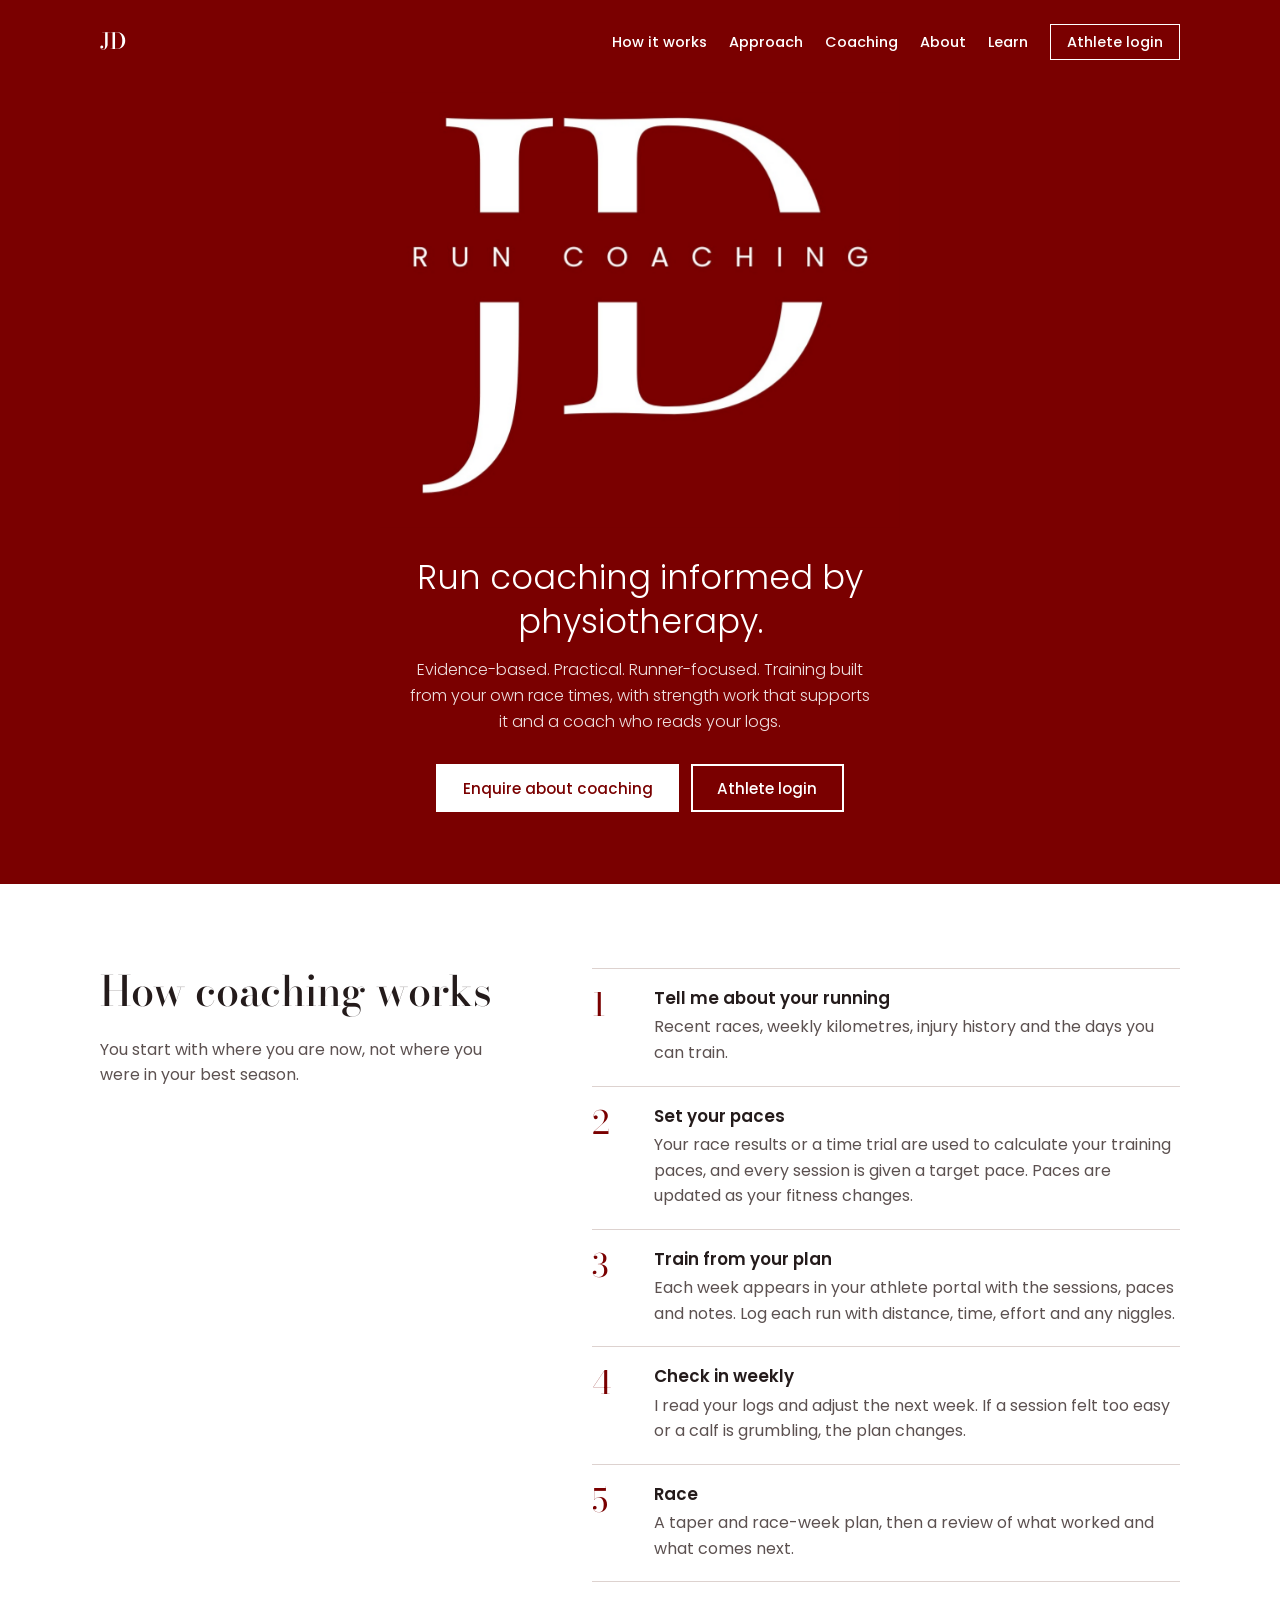
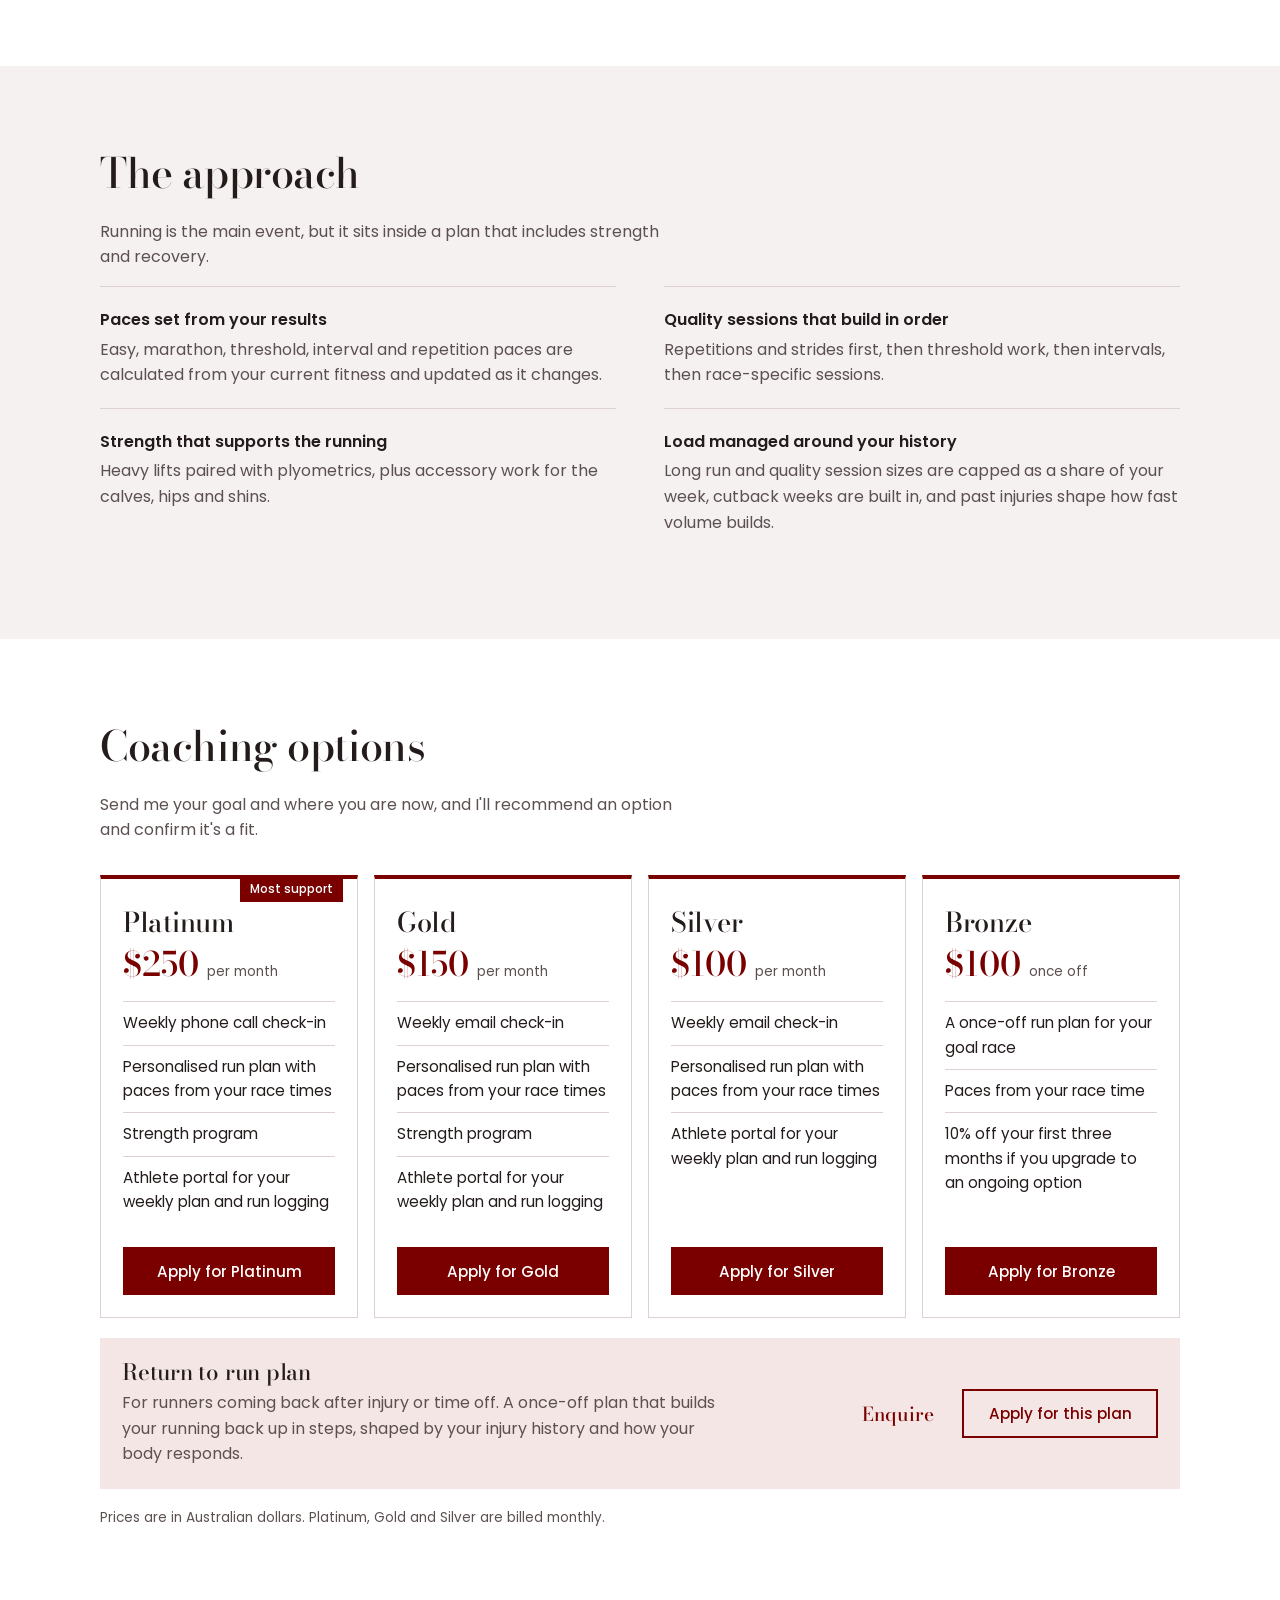
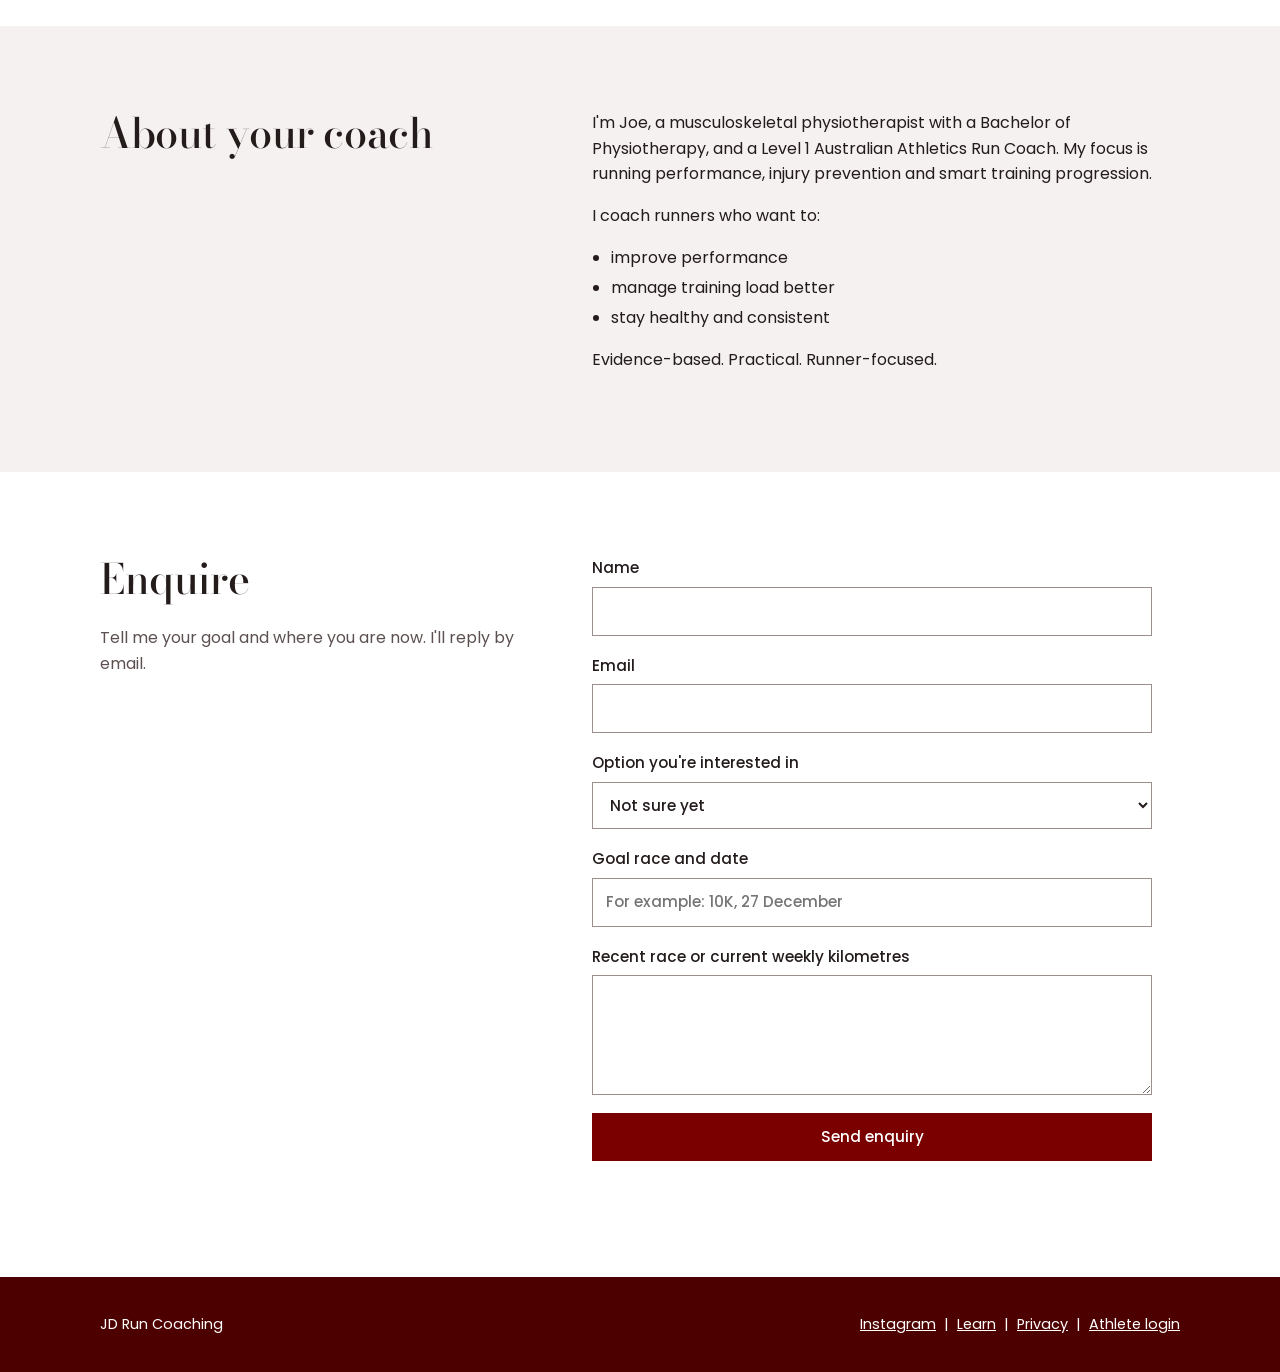
<file: index.html>
<!doctype html>
<html lang="en-AU">
<head>
<meta charset="utf-8">
<meta name="viewport" content="width=device-width, initial-scale=1">
<title>JD Run Coaching</title>
<meta name="description" content="Run coaching informed by physiotherapy. Evidence-based, practical and runner-focused, from a musculoskeletal physiotherapist and Level 1 Australian Athletics Run Coach.">
<link rel="icon" href="assets/favicon.svg" type="image/svg+xml">
<link rel="stylesheet" href="css/site.css">
</head>
<body>
<header class="nav on-maroon">
  <div class="wrap">
    <a class="brand" href="#top" aria-label="JD Run Coaching, home">JD</a>
    <nav aria-label="Main"><ul>
      <li><a href="#how">How it works</a></li>
      <li><a href="#approach">Approach</a></li>
      <li><a href="#coaching">Coaching</a></li>
      <li><a href="#about">About</a></li>
      <li><a href="learn/">Learn</a></li>
      <li><a class="login" href="portal/">Athlete login</a></li>
    </ul></nav>
  </div>
</header>

<main id="top">
<section class="hero on-maroon">
  <div class="wrap">
    <img class="logo-mark" src="assets/logo-mark.jpg" width="1240" height="1040" alt="JD Run Coaching">
    <h1>Run coaching informed by physiotherapy.</h1>
    <p class="lead">Evidence-based. Practical. Runner-focused. Training built from your own race times, with strength work that supports it and a coach who reads your logs.</p>
    <div class="actions">
      <a class="btn" href="#enquire">Enquire about coaching</a>
      <a class="btn ghost" href="portal/">Athlete login</a>
    </div>
  </div>
</section>

<section class="block" id="how">
  <div class="wrap split">
    <div>
      <h2>How coaching works</h2>
      <p class="intro">You start with where you are now, not where you were in your best season.</p>
    </div>
    <ol class="steps">
      <li><h3>Tell me about your running</h3><p>Recent races, weekly kilometres, injury history and the days you can train.</p></li>
      <li><h3>Set your paces</h3><p>Your race results or a time trial are used to calculate your training paces, and every session is given a target pace. Paces are updated as your fitness changes.</p></li>
      <li><h3>Train from your plan</h3><p>Each week appears in your athlete portal with the sessions, paces and notes. Log each run with distance, time, effort and any niggles.</p></li>
      <li><h3>Check in weekly</h3><p>I read your logs and adjust the next week. If a session felt too easy or a calf is grumbling, the plan changes.</p></li>
      <li><h3>Race</h3><p>A taper and race-week plan, then a review of what worked and what comes next.</p></li>
    </ol>
  </div>
</section>

<section class="block alt" id="approach">
  <div class="wrap">
    <h2>The approach</h2>
    <p class="intro">Running is the main event, but it sits inside a plan that includes strength and recovery.</p>
    <dl class="facts">
      <div><dt>Paces set from your results</dt><dd>Easy, marathon, threshold, interval and repetition paces are calculated from your current fitness and updated as it changes.</dd></div>
      <div><dt>Quality sessions that build in order</dt><dd>Repetitions and strides first, then threshold work, then intervals, then race-specific sessions.</dd></div>
      <div><dt>Strength that supports the running</dt><dd>Heavy lifts paired with plyometrics, plus accessory work for the calves, hips and shins.</dd></div>
      <div><dt>Load managed around your history</dt><dd>Long run and quality session sizes are capped as a share of your week, cutback weeks are built in, and past injuries shape how fast volume builds.</dd></div>
    </dl>
  </div>
</section>

<section class="block" id="coaching">
  <div class="wrap">
    <h2>Coaching options</h2>
    <p class="intro">Send me your goal and where you are now, and I'll recommend an option and confirm it's a fit.</p>
    <div class="plans">
      <article class="plan">
        <span class="badge">Most support</span>
        <h3>Platinum</h3>
        <p class="price">$250 <small>per month</small></p>
        <ul>
          <li>Weekly phone call check-in</li>
          <li>Personalised run plan with paces from your race times</li>
          <li>Strength program</li>
          <li>Athlete portal for your weekly plan and run logging</li>
        </ul>
        <a class="btn" href="#enquire" data-plan="Platinum">Apply for Platinum</a>
      </article>
      <article class="plan">
        <h3>Gold</h3>
        <p class="price">$150 <small>per month</small></p>
        <ul>
          <li>Weekly email check-in</li>
          <li>Personalised run plan with paces from your race times</li>
          <li>Strength program</li>
          <li>Athlete portal for your weekly plan and run logging</li>
        </ul>
        <a class="btn" href="#enquire" data-plan="Gold">Apply for Gold</a>
      </article>
      <article class="plan">
        <h3>Silver</h3>
        <p class="price">$100 <small>per month</small></p>
        <ul>
          <li>Weekly email check-in</li>
          <li>Personalised run plan with paces from your race times</li>
          <li>Athlete portal for your weekly plan and run logging</li>
        </ul>
        <a class="btn" href="#enquire" data-plan="Silver">Apply for Silver</a>
      </article>
      <article class="plan">
        <h3>Bronze</h3>
        <p class="price">$100 <small>once off</small></p>
        <ul>
          <li>A once-off run plan for your goal race</li>
          <li>Paces from your race time</li>
          <li>10% off your first three months if you upgrade to an ongoing option</li>
        </ul>
        <a class="btn" href="#enquire" data-plan="Bronze">Apply for Bronze</a>
      </article>
    </div>
    <div class="addon">
      <div>
        <h3>Return to run plan</h3>
        <p>For runners coming back after injury or time off. A once-off plan that builds your running back up in steps, shaped by your injury history and how your body responds.</p>
      </div>
      <p class="price">Enquire</p>
      <a class="btn ghost" href="#enquire" data-plan="Return to run plan">Apply for this plan</a>
    </div>
    <p class="note">Prices are in Australian dollars. Platinum, Gold and Silver are billed monthly.</p>
  </div>
</section>

<section class="block alt about" id="about">
  <div class="wrap split">
    <div><h2>About your coach</h2></div>
    <div>
      <p>I'm Joe, a musculoskeletal physiotherapist with a Bachelor of Physiotherapy, and a Level 1 Australian Athletics Run Coach. My focus is running performance, injury prevention and smart training progression.</p>
      <p>I coach runners who want to:</p>
      <ul>
        <li>improve performance</li>
        <li>manage training load better</li>
        <li>stay healthy and consistent</li>
      </ul>
      <p>Evidence-based. Practical. Runner-focused.</p>
    </div>
  </div>
</section>

<section class="block" id="enquire">
  <div class="wrap split">
    <div>
      <h2>Enquire</h2>
      <p class="intro">Tell me your goal and where you are now. I'll reply by email.</p>
    </div>
    <form class="enquire" name="enquiry" method="POST" data-netlify="true" netlify-honeypot="bot-field" action="/thanks.html">
      <input type="hidden" name="form-name" value="enquiry">
      <p class="hp"><label>Leave this empty <input name="bot-field" tabindex="-1" autocomplete="off"></label></p>
      <label>Name <input name="name" required autocomplete="name"></label>
      <label>Email <input type="email" name="email" required autocomplete="email"></label>
      <label>Option you're interested in <select name="plan"><option value="">Not sure yet</option><option>Platinum</option><option>Gold</option><option>Silver</option><option>Bronze</option><option>Return to run plan</option></select></label>
      <label>Goal race and date <input name="goal" placeholder="For example: 10K, 27 December"></label>
      <label>Recent race or current weekly kilometres <textarea name="background"></textarea></label>
      <button class="btn" type="submit">Send enquiry</button>
    </form>
  </div>
</section>
</main>

<footer class="on-maroon">
  <div class="wrap">
    <span>JD Run Coaching</span>
    <span><a href="https://www.instagram.com/jdruncoaching" rel="noopener">Instagram</a> &nbsp;|&nbsp; <a href="learn/">Learn</a> &nbsp;|&nbsp; <a href="privacy.html">Privacy</a> &nbsp;|&nbsp; <a href="portal/">Athlete login</a></span>
  </div>
</footer>
<script src="js/config.js"></script>
<script src="js/enquiry.js"></script>
</body>
</html>
</file>
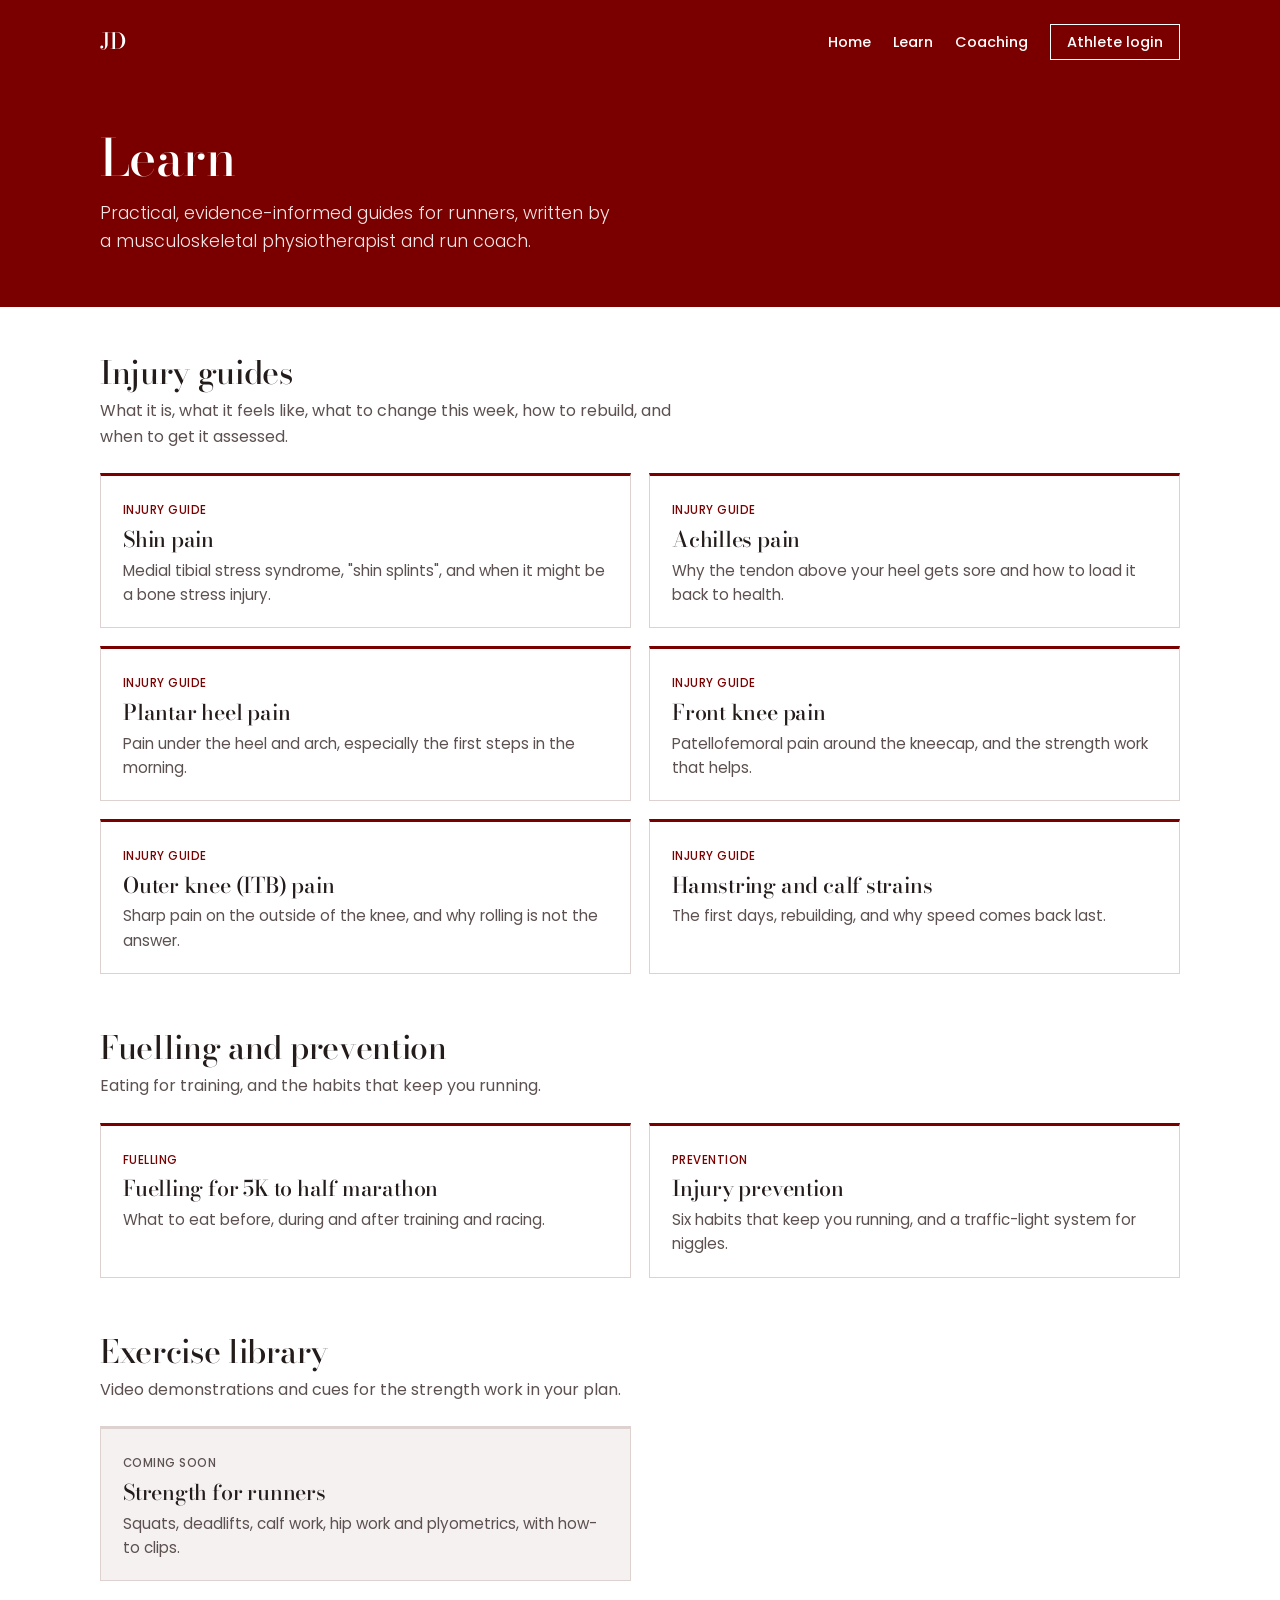
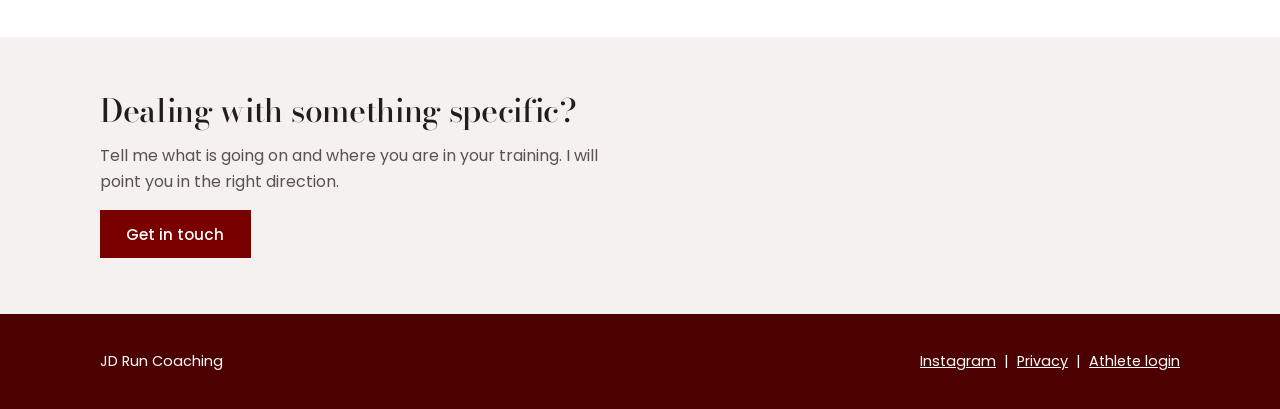
<file: learn/index.html>
<!doctype html>
<html lang="en-AU">
<head>
<meta charset="utf-8">
<meta name="viewport" content="width=device-width, initial-scale=1">
<title>Learn | JD Run Coaching</title>
<meta name="description" content="Practical guides on running injuries, fuelling and strength from a musculoskeletal physiotherapist.">
<link rel="icon" href="../assets/favicon.svg" type="image/svg+xml">
<link rel="stylesheet" href="../css/learn.css">
</head>
<body>
<header class="nav on-maroon">
  <div class="wrap">
    <a class="brand" href="../" aria-label="JD Run Coaching, home">JD</a>
    <nav aria-label="Main"><ul>
      <li><a href="../">Home</a></li>
      <li><a href="./">Learn</a></li>
      <li><a href="../#coaching">Coaching</a></li>
      <li><a class="login" href="../portal/">Athlete login</a></li>
    </ul></nav>
  </div>
</header>

<main>
<section class="l-head on-maroon"><div class="wrap">
  <h1>Learn</h1>
  <p class="lead">Practical, evidence-informed guides for runners, written by a musculoskeletal physiotherapist and run coach.</p>
</div></section>

<section class="hub-section"><div class="wrap">
  <h2>Injury guides</h2>
  <p class="intro">What it is, what it feels like, what to change this week, how to rebuild, and when to get it assessed.</p>
  <div class="cards">
    <a class="card" href="shin-pain.html"><span class="tag">Injury guide</span><h3>Shin pain</h3><p>Medial tibial stress syndrome, "shin splints", and when it might be a bone stress injury.</p></a>
    <a class="card" href="achilles-pain.html"><span class="tag">Injury guide</span><h3>Achilles pain</h3><p>Why the tendon above your heel gets sore and how to load it back to health.</p></a>
    <a class="card" href="plantar-heel-pain.html"><span class="tag">Injury guide</span><h3>Plantar heel pain</h3><p>Pain under the heel and arch, especially the first steps in the morning.</p></a>
    <a class="card" href="patellofemoral-pain.html"><span class="tag">Injury guide</span><h3>Front knee pain</h3><p>Patellofemoral pain around the kneecap, and the strength work that helps.</p></a>
    <a class="card" href="lateral-knee-pain.html"><span class="tag">Injury guide</span><h3>Outer knee (ITB) pain</h3><p>Sharp pain on the outside of the knee, and why rolling is not the answer.</p></a>
    <a class="card" href="muscle-strains.html"><span class="tag">Injury guide</span><h3>Hamstring and calf strains</h3><p>The first days, rebuilding, and why speed comes back last.</p></a>
  </div>
</div></section>

<section class="hub-section"><div class="wrap">
  <h2>Fuelling and prevention</h2>
  <p class="intro">Eating for training, and the habits that keep you running.</p>
  <div class="cards">
    <a class="card" href="fuelling-for-runners.html"><span class="tag">Fuelling</span><h3>Fuelling for 5K to half marathon</h3><p>What to eat before, during and after training and racing.</p></a>
    <a class="card" href="injury-prevention.html"><span class="tag">Prevention</span><h3>Injury prevention</h3><p>Six habits that keep you running, and a traffic-light system for niggles.</p></a>
  </div>
</div></section>

<section class="hub-section"><div class="wrap">
  <h2>Exercise library</h2>
  <p class="intro">Video demonstrations and cues for the strength work in your plan.</p>
  <div class="cards">
    <div class="card soon"><span class="tag">Coming soon</span><h3>Strength for runners</h3><p>Squats, deadlifts, calf work, hip work and plyometrics, with how-to clips.</p></div>
  </div>
</div></section>

<section class="cta"><div class="wrap">
  <h2>Dealing with something specific?</h2>
  <p>Tell me what is going on and where you are in your training. I will point you in the right direction.</p>
  <a class="btn" href="../#enquire">Get in touch</a>
</div></section>
</main>

<footer class="on-maroon">
  <div class="wrap">
    <span>JD Run Coaching</span>
    <span><a href="https://www.instagram.com/jdruncoaching" rel="noopener">Instagram</a> &nbsp;|&nbsp; <a href="../privacy.html">Privacy</a> &nbsp;|&nbsp; <a href="../portal/">Athlete login</a></span>
  </div>
</footer>
</body>
</html>
</file>
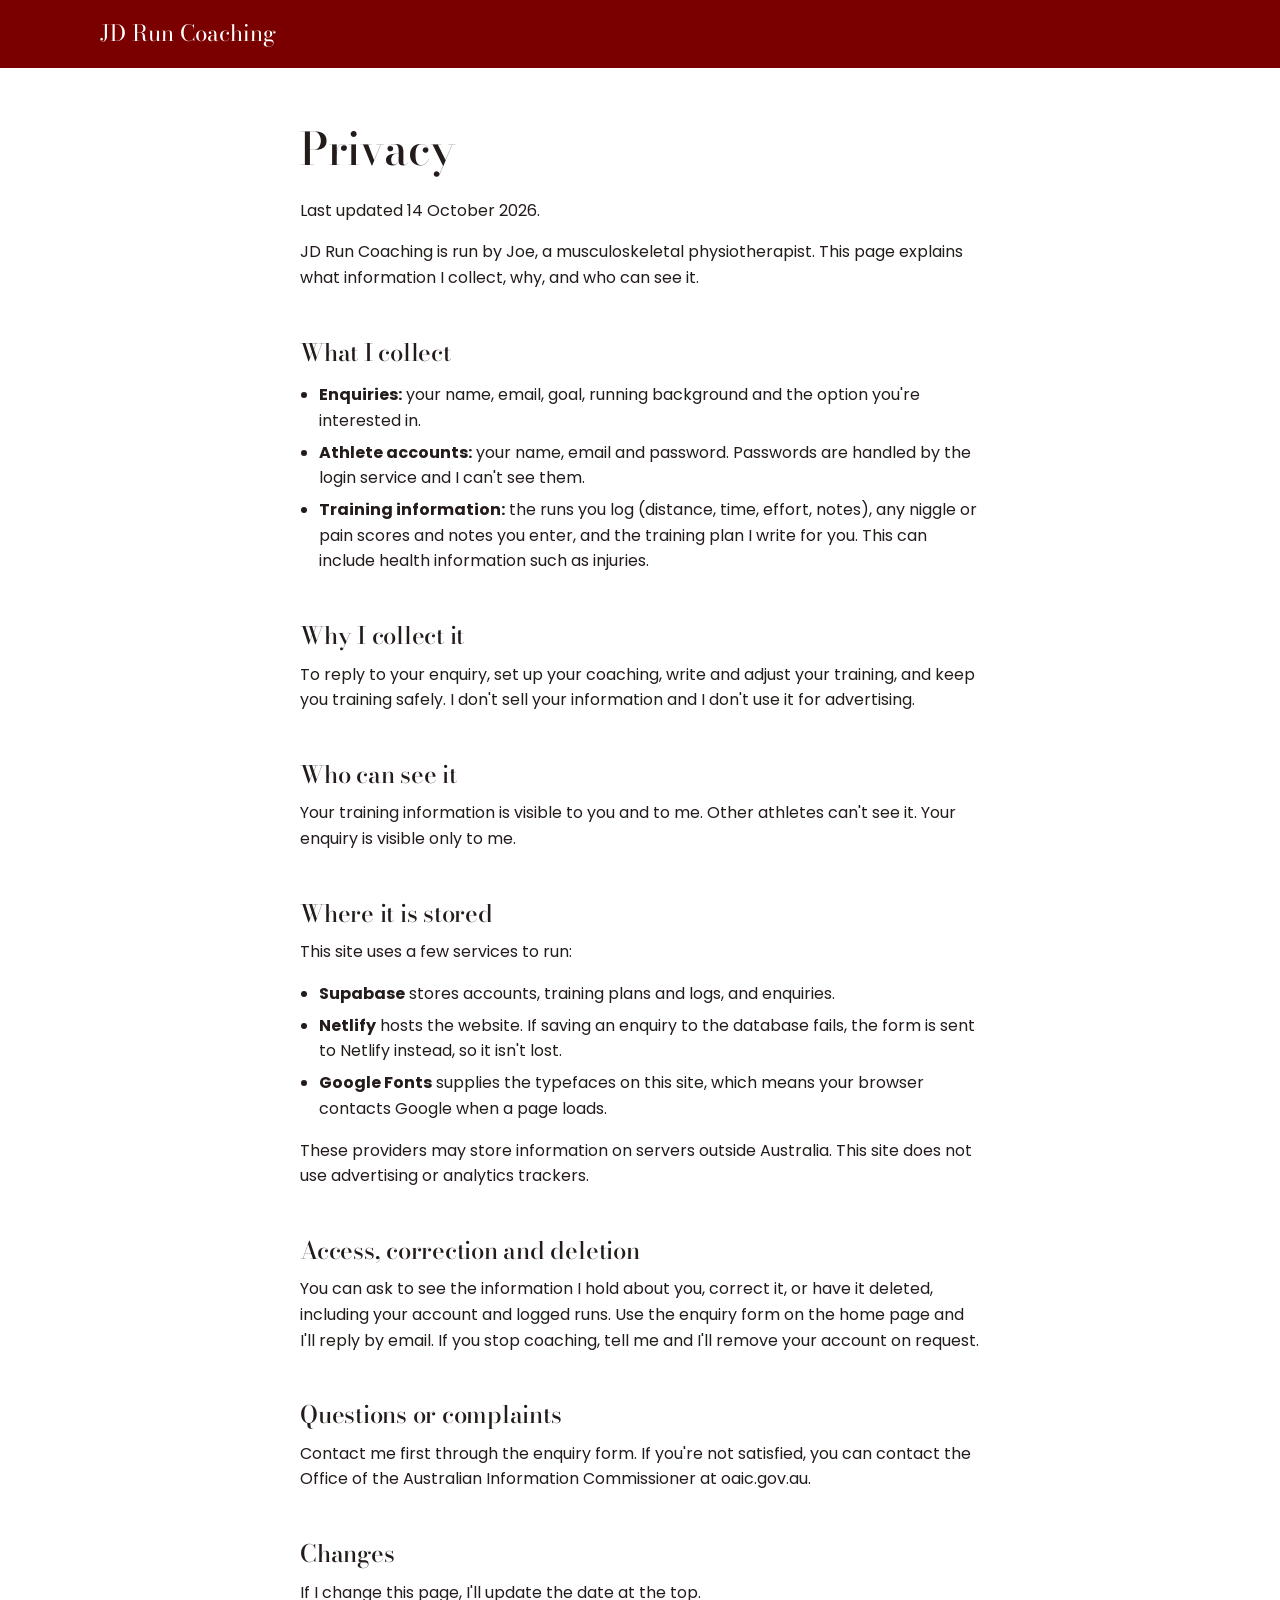
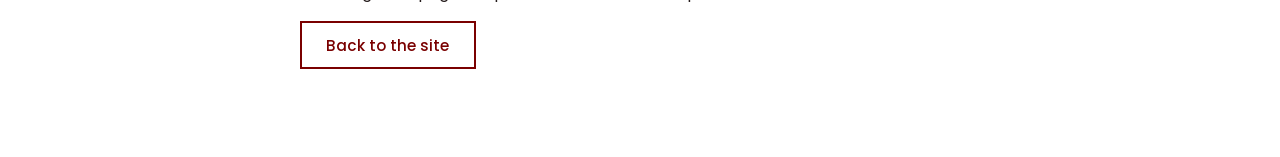
<file: privacy.html>
<!doctype html>
<html lang="en-AU">
<head>
<meta charset="utf-8">
<meta name="viewport" content="width=device-width, initial-scale=1">
<title>Privacy | JD Run Coaching</title>
<link rel="icon" href="assets/favicon.svg" type="image/svg+xml">
<link rel="stylesheet" href="css/site.css">
<style>
  .doc { padding: 56px 0 72px; max-width: 68ch; }
  .doc h1 { font-size: clamp(2rem, 5vw, 2.8rem); }
  .doc h2 { font-size: 1.5rem; margin-top: 2em; }
  .doc ul { padding-left: 1.2em; }
  .doc li { margin-bottom: .4em; }
  .bar { background: var(--maroon); }
  .bar .wrap { padding: 16px 0; }
  .bar a { color: #fff; text-decoration: none; font-family: var(--serif); font-size: 1.4rem; }
</style>
</head>
<body>
<header class="bar"><div class="wrap"><a href="/" aria-label="JD Run Coaching, home">JD Run Coaching</a></div></header>
<main class="wrap doc">
  <h1>Privacy</h1>
  <p>Last updated 14 October 2026.</p>
  <p>JD Run Coaching is run by Joe, a musculoskeletal physiotherapist. This page explains what information I collect, why, and who can see it.</p>

  <h2>What I collect</h2>
  <ul>
    <li><strong>Enquiries:</strong> your name, email, goal, running background and the option you're interested in.</li>
    <li><strong>Athlete accounts:</strong> your name, email and password. Passwords are handled by the login service and I can't see them.</li>
    <li><strong>Training information:</strong> the runs you log (distance, time, effort, notes), any niggle or pain scores and notes you enter, and the training plan I write for you. This can include health information such as injuries.</li>
  </ul>

  <h2>Why I collect it</h2>
  <p>To reply to your enquiry, set up your coaching, write and adjust your training, and keep you training safely. I don't sell your information and I don't use it for advertising.</p>

  <h2>Who can see it</h2>
  <p>Your training information is visible to you and to me. Other athletes can't see it. Your enquiry is visible only to me.</p>

  <h2>Where it is stored</h2>
  <p>This site uses a few services to run:</p>
  <ul>
    <li><strong>Supabase</strong> stores accounts, training plans and logs, and enquiries.</li>
    <li><strong>Netlify</strong> hosts the website. If saving an enquiry to the database fails, the form is sent to Netlify instead, so it isn't lost.</li>
    <li><strong>Google Fonts</strong> supplies the typefaces on this site, which means your browser contacts Google when a page loads.</li>
  </ul>
  <p>These providers may store information on servers outside Australia. This site does not use advertising or analytics trackers.</p>

  <h2>Access, correction and deletion</h2>
  <p>You can ask to see the information I hold about you, correct it, or have it deleted, including your account and logged runs. Use the enquiry form on the home page and I'll reply by email. If you stop coaching, tell me and I'll remove your account on request.</p>

  <h2>Questions or complaints</h2>
  <p>Contact me first through the enquiry form. If you're not satisfied, you can contact the Office of the Australian Information Commissioner at oaic.gov.au.</p>

  <h2>Changes</h2>
  <p>If I change this page, I'll update the date at the top.</p>
  <p><a class="btn ghost" href="/">Back to the site</a></p>
</main>
</body>
</html>
</file>
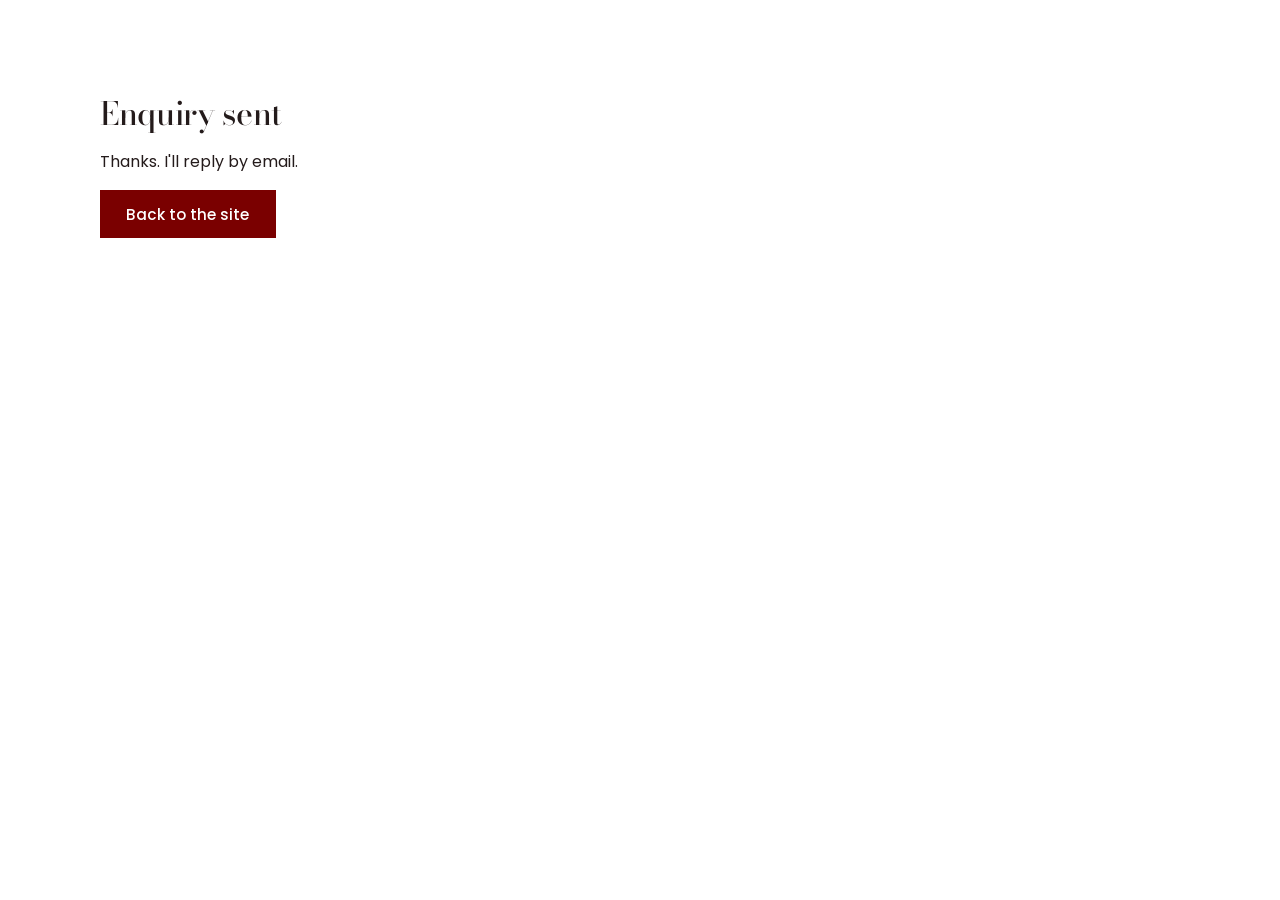
<file: thanks.html>
<!doctype html>
<html lang="en-AU"><head><meta charset="utf-8"><meta name="viewport" content="width=device-width, initial-scale=1">
<title>Enquiry sent</title><link rel="stylesheet" href="css/site.css"></head>
<body><main class="wrap" style="padding:96px 0"><h1>Enquiry sent</h1><p>Thanks. I'll reply by email.</p><p><a class="btn" href="/">Back to the site</a></p></main></body></html>
</file>
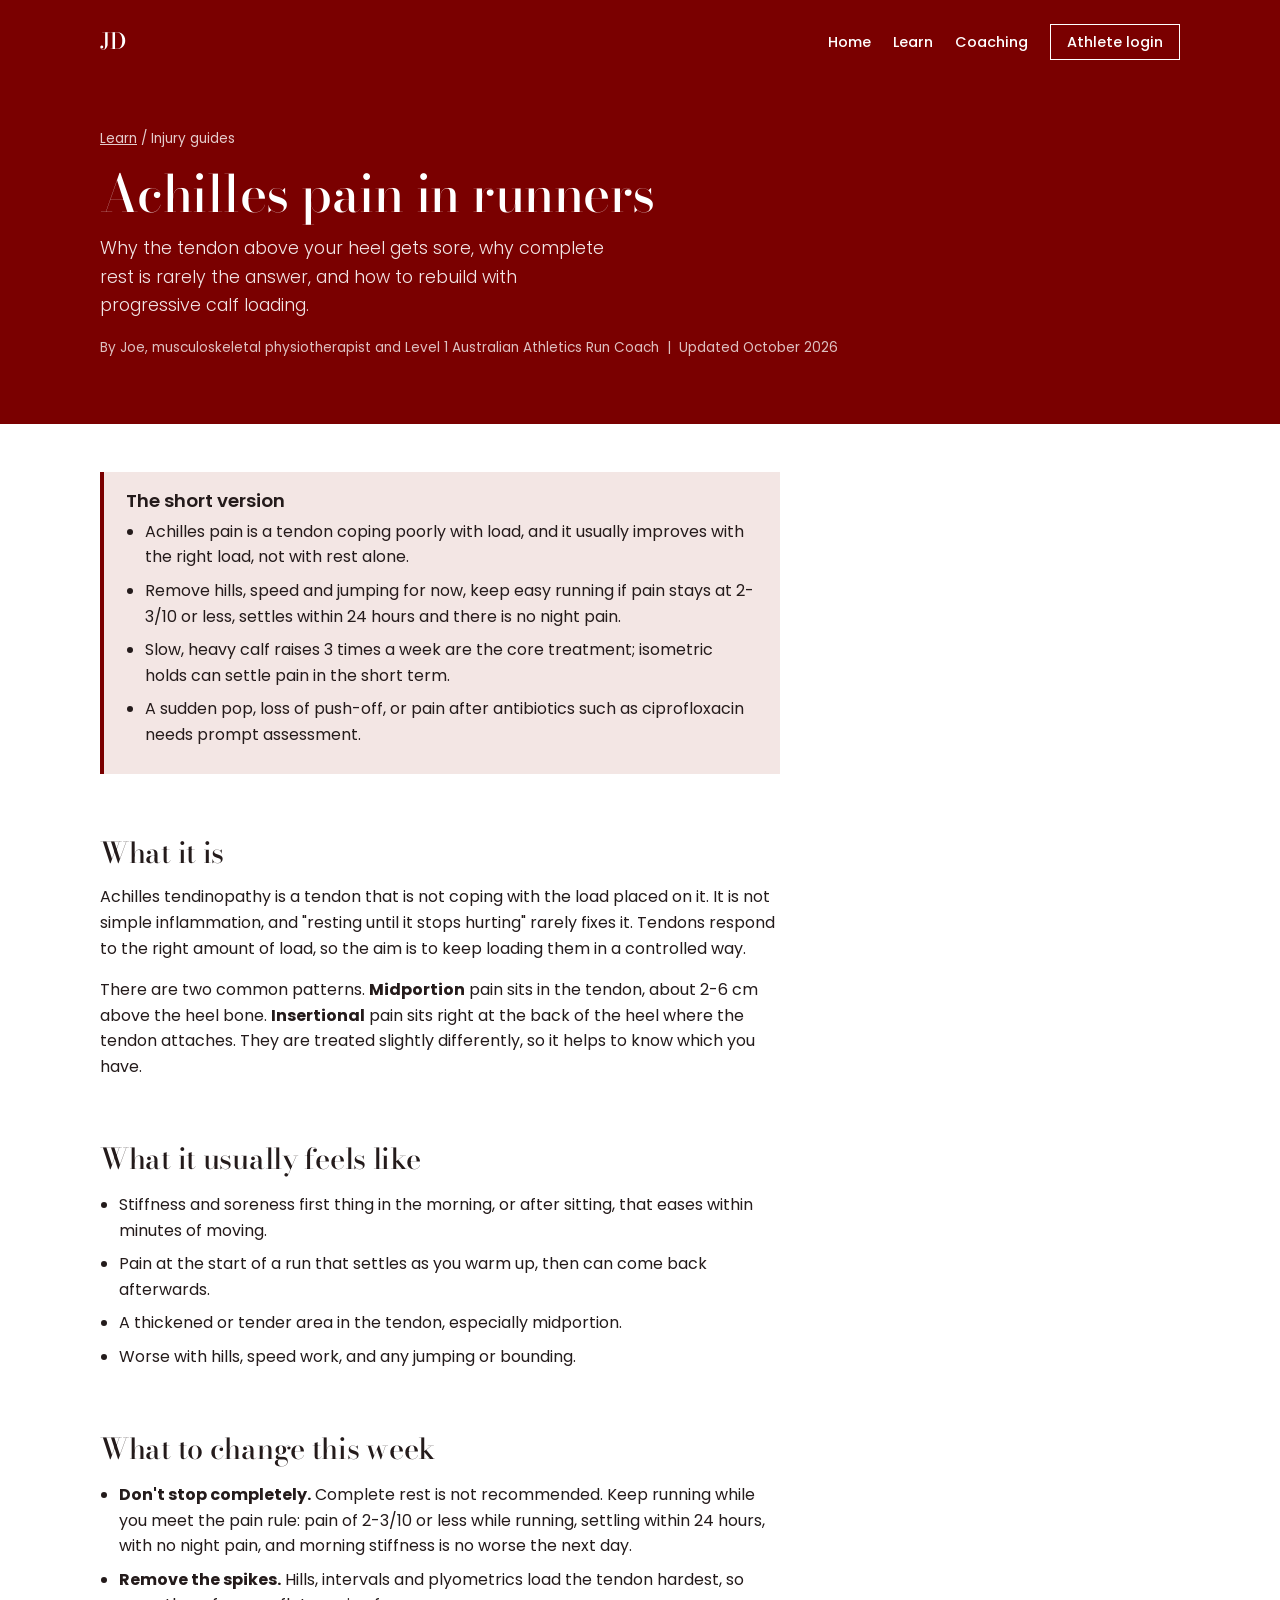
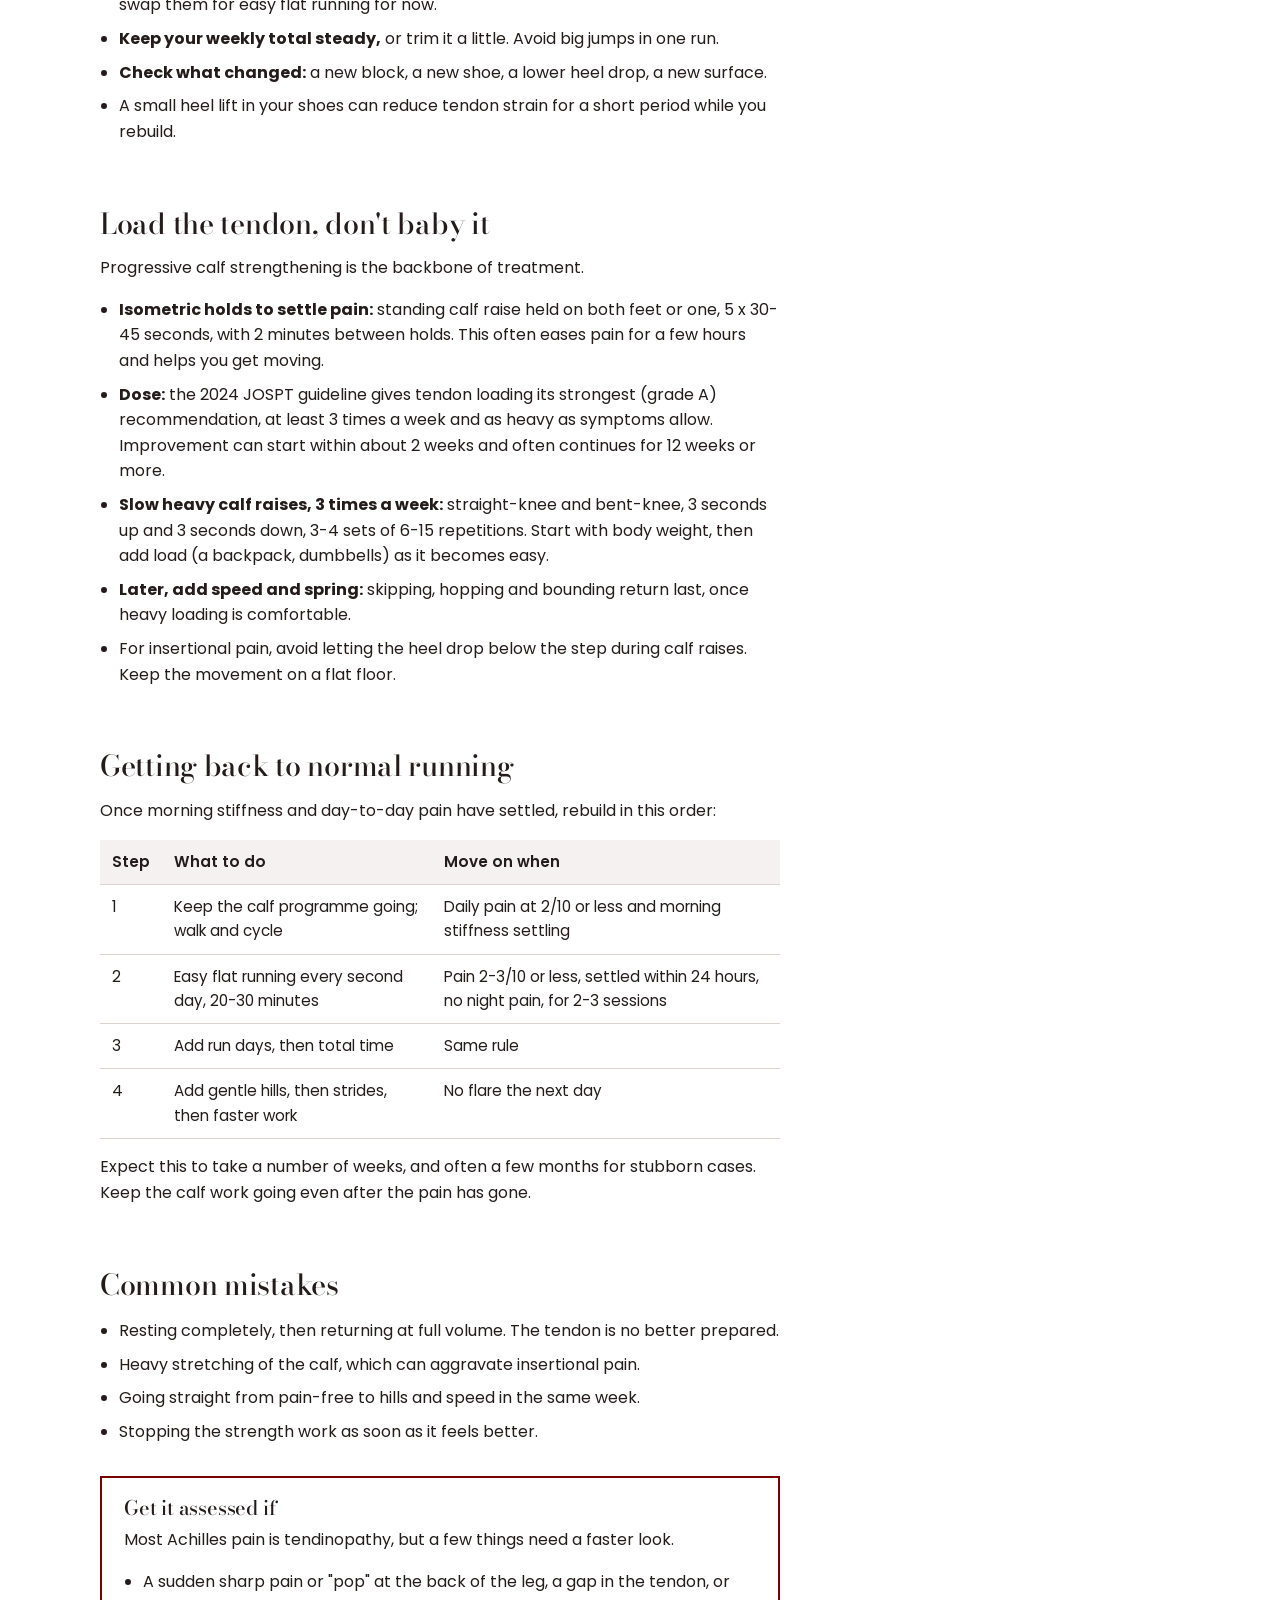
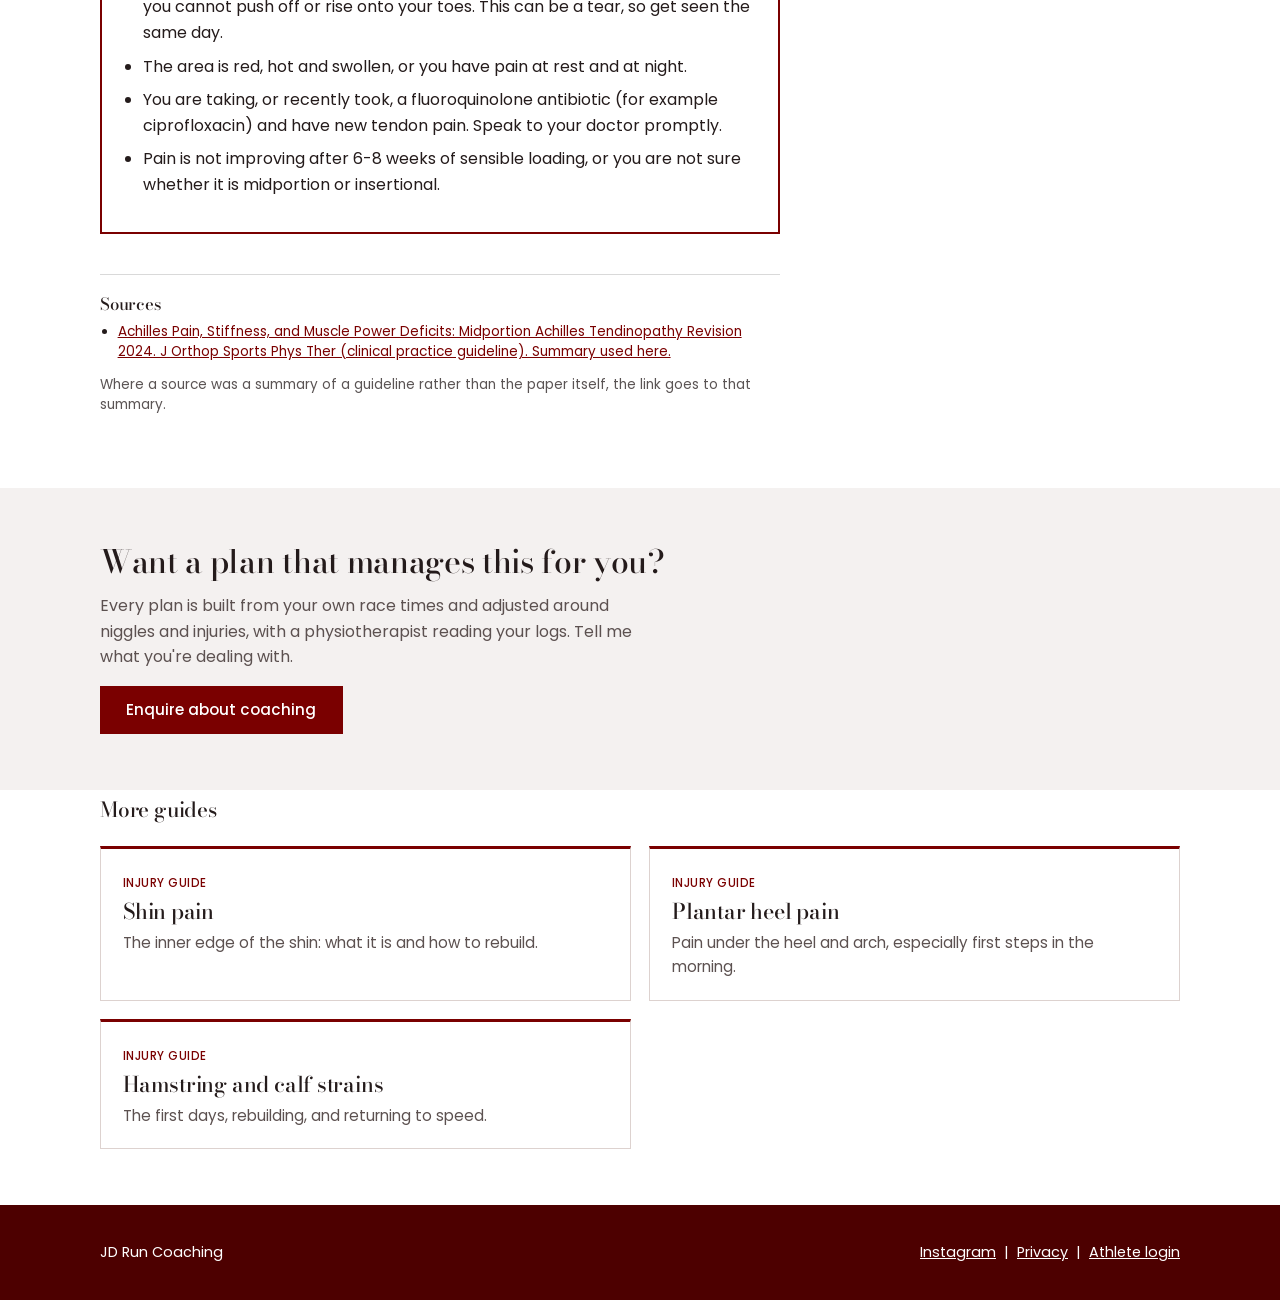
<file: learn/achilles-pain.html>
<!doctype html>
<html lang="en-AU">
<head>
<meta charset="utf-8">
<meta name="viewport" content="width=device-width, initial-scale=1">
<title>Achilles pain in runners | JD Run Coaching</title>
<meta name="description" content="Why the tendon above your heel gets sore, why complete rest is rarely the answer, and how to rebuild with progressive calf loading.">
<link rel="icon" href="../assets/favicon.svg" type="image/svg+xml">
<link rel="stylesheet" href="../css/learn.css">
</head>
<body>
<header class="nav on-maroon">
  <div class="wrap">
    <a class="brand" href="../" aria-label="JD Run Coaching, home">JD</a>
    <nav aria-label="Main"><ul>
      <li><a href="../">Home</a></li>
      <li><a href="./">Learn</a></li>
      <li><a href="../#coaching">Coaching</a></li>
      <li><a class="login" href="../portal/">Athlete login</a></li>
    </ul></nav>
  </div>
</header>

<main>
<section class="l-head on-maroon"><div class="wrap">
  <p class="crumb"><a href="./">Learn</a> / Injury guides</p>
  <h1>Achilles pain in runners</h1>
  <p class="lead">Why the tendon above your heel gets sore, why complete rest is rarely the answer, and how to rebuild with progressive calf loading.</p>
  <p class="meta">By Joe, musculoskeletal physiotherapist and Level 1 Australian Athletics Run Coach &nbsp;|&nbsp; Updated October 2026</p>
</div></section>
<article class="article"><div class="wrap"><div class="col">
  <div class="summary"><h2>The short version</h2><ul><li>Achilles pain is a tendon coping poorly with load, and it usually improves with the right load, not with rest alone.</li><li>Remove hills, speed and jumping for now, keep easy running if pain stays at 2-3/10 or less, settles within 24 hours and there is no night pain.</li><li>Slow, heavy calf raises 3 times a week are the core treatment; isometric holds can settle pain in the short term.</li><li>A sudden pop, loss of push-off, or pain after antibiotics such as ciprofloxacin needs prompt assessment.</li></ul></div>

  <h2>What it is</h2>
  <p>Achilles tendinopathy is a tendon that is not coping with the load placed on it. It is not simple inflammation, and "resting until it stops hurting" rarely fixes it. Tendons respond to the right amount of load, so the aim is to keep loading them in a controlled way.</p>
  <p>There are two common patterns. <strong>Midportion</strong> pain sits in the tendon, about 2-6 cm above the heel bone. <strong>Insertional</strong> pain sits right at the back of the heel where the tendon attaches. They are treated slightly differently, so it helps to know which you have.</p>

  <h2>What it usually feels like</h2>
  <ul>
    <li>Stiffness and soreness first thing in the morning, or after sitting, that eases within minutes of moving.</li>
    <li>Pain at the start of a run that settles as you warm up, then can come back afterwards.</li>
    <li>A thickened or tender area in the tendon, especially midportion.</li>
    <li>Worse with hills, speed work, and any jumping or bounding.</li>
  </ul>

  <h2>What to change this week</h2>
  <ul>
    <li><strong>Don't stop completely.</strong> Complete rest is not recommended. Keep running while you meet the pain rule: pain of 2-3/10 or less while running, settling within 24 hours, with no night pain, and morning stiffness is no worse the next day.</li>
    <li><strong>Remove the spikes.</strong> Hills, intervals and plyometrics load the tendon hardest, so swap them for easy flat running for now.</li>
    <li><strong>Keep your weekly total steady,</strong> or trim it a little. Avoid big jumps in one run.</li>
    <li><strong>Check what changed:</strong> a new block, a new shoe, a lower heel drop, a new surface.</li>
    <li>A small heel lift in your shoes can reduce tendon strain for a short period while you rebuild.</li>
  </ul>

  <h2>Load the tendon, don't baby it</h2>
  <p>Progressive calf strengthening is the backbone of treatment.</p>
  <ul>
    <li><strong>Isometric holds to settle pain:</strong> standing calf raise held on both feet or one, 5 x 30-45 seconds, with 2 minutes between holds. This often eases pain for a few hours and helps you get moving.</li>
    <li><strong>Dose:</strong> the 2024 JOSPT guideline gives tendon loading its strongest (grade A) recommendation, at least 3 times a week and as heavy as symptoms allow. Improvement can start within about 2 weeks and often continues for 12 weeks or more.</li>
    <li><strong>Slow heavy calf raises, 3 times a week:</strong> straight-knee and bent-knee, 3 seconds up and 3 seconds down, 3-4 sets of 6-15 repetitions. Start with body weight, then add load (a backpack, dumbbells) as it becomes easy.</li>
    <li><strong>Later, add speed and spring:</strong> skipping, hopping and bounding return last, once heavy loading is comfortable.</li>
    <li>For insertional pain, avoid letting the heel drop below the step during calf raises. Keep the movement on a flat floor.</li>
  </ul>

  <h2>Getting back to normal running</h2>
  <p>Once morning stiffness and day-to-day pain have settled, rebuild in this order:</p>
  <table class="tbl">
    <thead><tr><th>Step</th><th>What to do</th><th>Move on when</th></tr></thead>
    <tbody>
      <tr><td>1</td><td>Keep the calf programme going; walk and cycle</td><td>Daily pain at 2/10 or less and morning stiffness settling</td></tr>
      <tr><td>2</td><td>Easy flat running every second day, 20-30 minutes</td><td>Pain 2-3/10 or less, settled within 24 hours, no night pain, for 2-3 sessions</td></tr>
      <tr><td>3</td><td>Add run days, then total time</td><td>Same rule</td></tr>
      <tr><td>4</td><td>Add gentle hills, then strides, then faster work</td><td>No flare the next day</td></tr>
    </tbody>
  </table>
  <p>Expect this to take a number of weeks, and often a few months for stubborn cases. Keep the calf work going even after the pain has gone.</p>

  <h2>Common mistakes</h2>
  <ul>
    <li>Resting completely, then returning at full volume. The tendon is no better prepared.</li>
    <li>Heavy stretching of the calf, which can aggravate insertional pain.</li>
    <li>Going straight from pain-free to hills and speed in the same week.</li>
    <li>Stopping the strength work as soon as it feels better.</li>
  </ul>

  <div class="flags"><h2>Get it assessed if</h2><p>Most Achilles pain is tendinopathy, but a few things need a faster look.</p>
    <ul>
      <li>A sudden sharp pain or "pop" at the back of the leg, a gap in the tendon, or you cannot push off or rise onto your toes. This can be a tear, so get seen the same day.</li>
      <li>The area is red, hot and swollen, or you have pain at rest and at night.</li>
      <li>You are taking, or recently took, a fluoroquinolone antibiotic (for example ciprofloxacin) and have new tendon pain. Speak to your doctor promptly.</li>
      <li>Pain is not improving after 6-8 weeks of sensible loading, or you are not sure whether it is midportion or insertional.</li>
    </ul></div>
  <div class="sources"><h2>Sources</h2><ul><li><a href="https://physicaltherapyfirst.com/blog/2024-clnical-practice-guideline-for-midportion-achilles-tendinopathy/" rel="noopener">Achilles Pain, Stiffness, and Muscle Power Deficits: Midportion Achilles Tendinopathy Revision 2024. J Orthop Sports Phys Ther (clinical practice guideline). Summary used here.</a></li></ul><p>Where a source was a summary of a guideline rather than the paper itself, the link goes to that summary.</p></div>
</div></div></article>
<section class="cta"><div class="wrap">
  <h2>Want a plan that manages this for you?</h2>
  <p>Every plan is built from your own race times and adjusted around niggles and injuries, with a physiotherapist reading your logs. Tell me what you're dealing with.</p>
  <a class="btn" href="../#enquire">Enquire about coaching</a>
</div></section>
<section class="related"><div class="wrap"><h2>More guides</h2><div class="cards"><a class="card" href="shin-pain.html"><span class="tag">Injury guide</span><h3>Shin pain</h3><p>The inner edge of the shin: what it is and how to rebuild.</p></a><a class="card" href="plantar-heel-pain.html"><span class="tag">Injury guide</span><h3>Plantar heel pain</h3><p>Pain under the heel and arch, especially first steps in the morning.</p></a><a class="card" href="muscle-strains.html"><span class="tag">Injury guide</span><h3>Hamstring and calf strains</h3><p>The first days, rebuilding, and returning to speed.</p></a></div></div></section>
</main>

<footer class="on-maroon">
  <div class="wrap">
    <span>JD Run Coaching</span>
    <span><a href="https://www.instagram.com/jdruncoaching" rel="noopener">Instagram</a> &nbsp;|&nbsp; <a href="../privacy.html">Privacy</a> &nbsp;|&nbsp; <a href="../portal/">Athlete login</a></span>
  </div>
</footer>
</body>
</html>
</file>
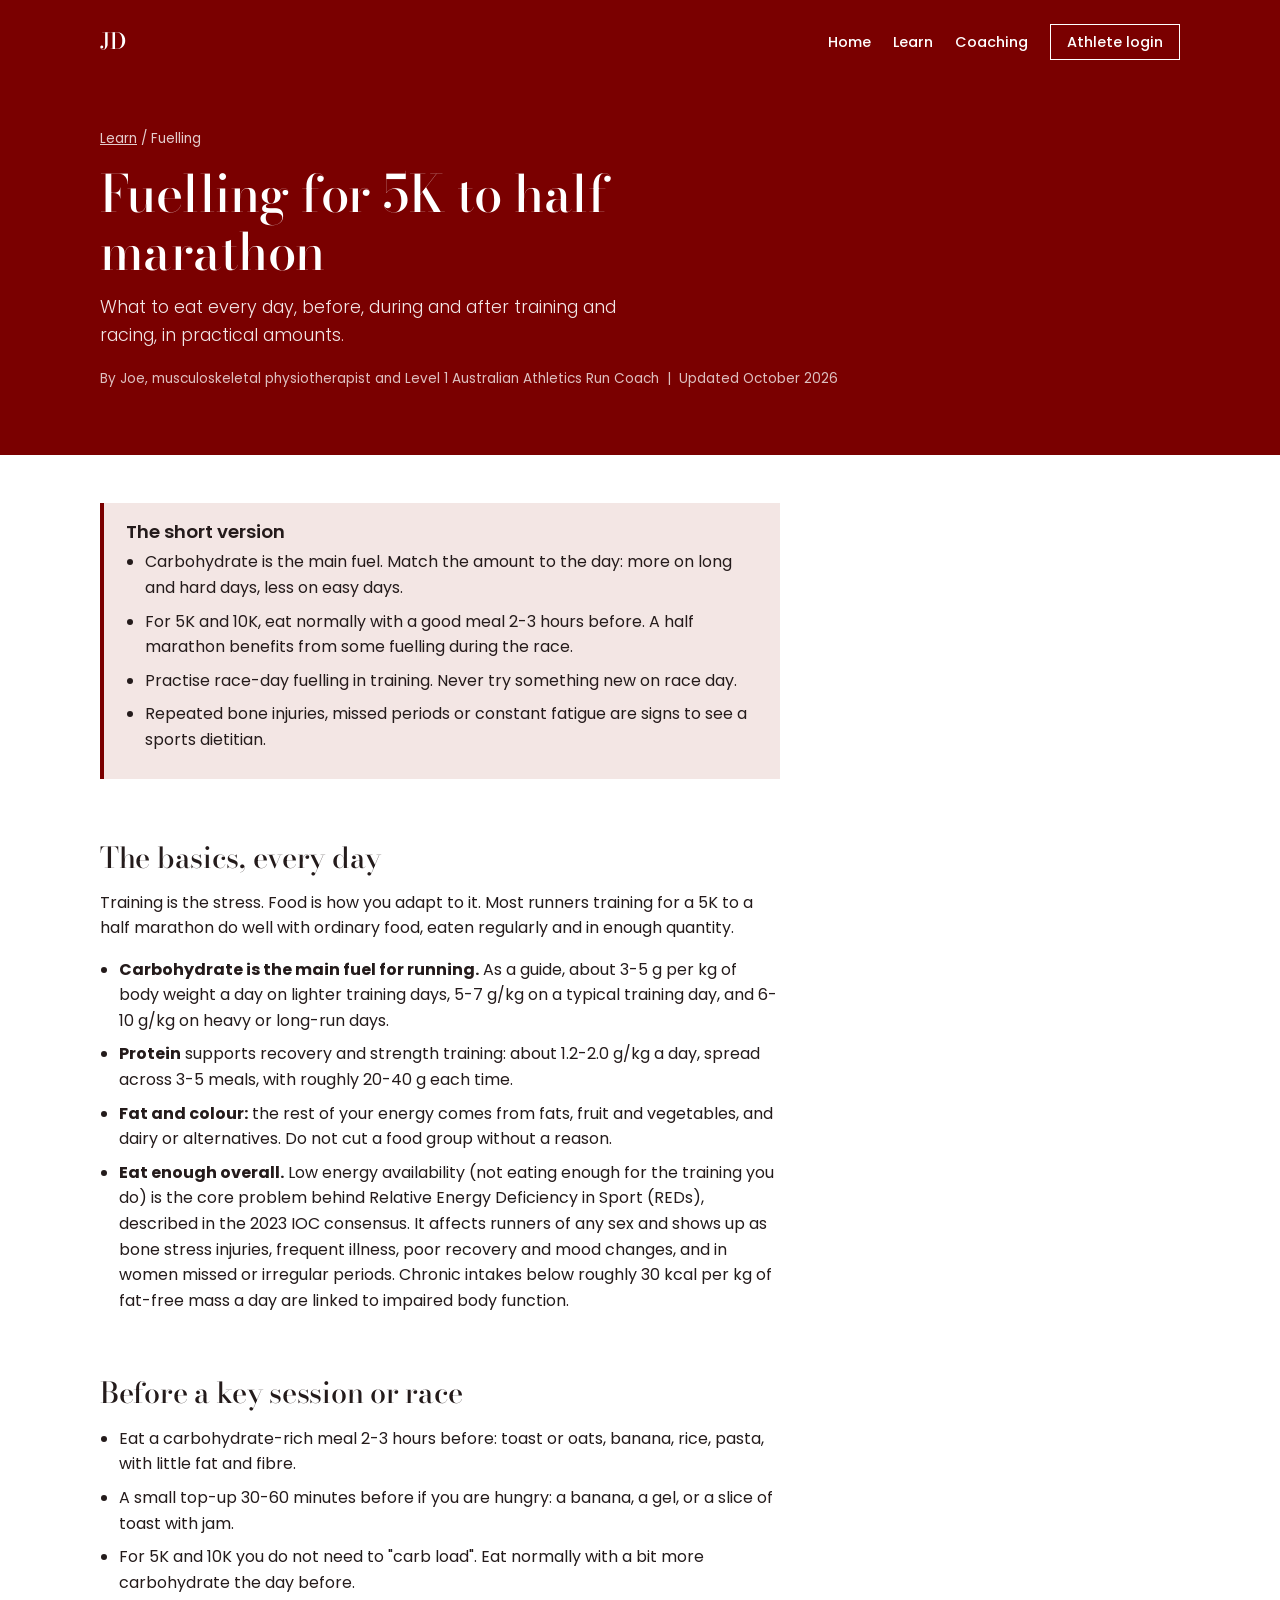
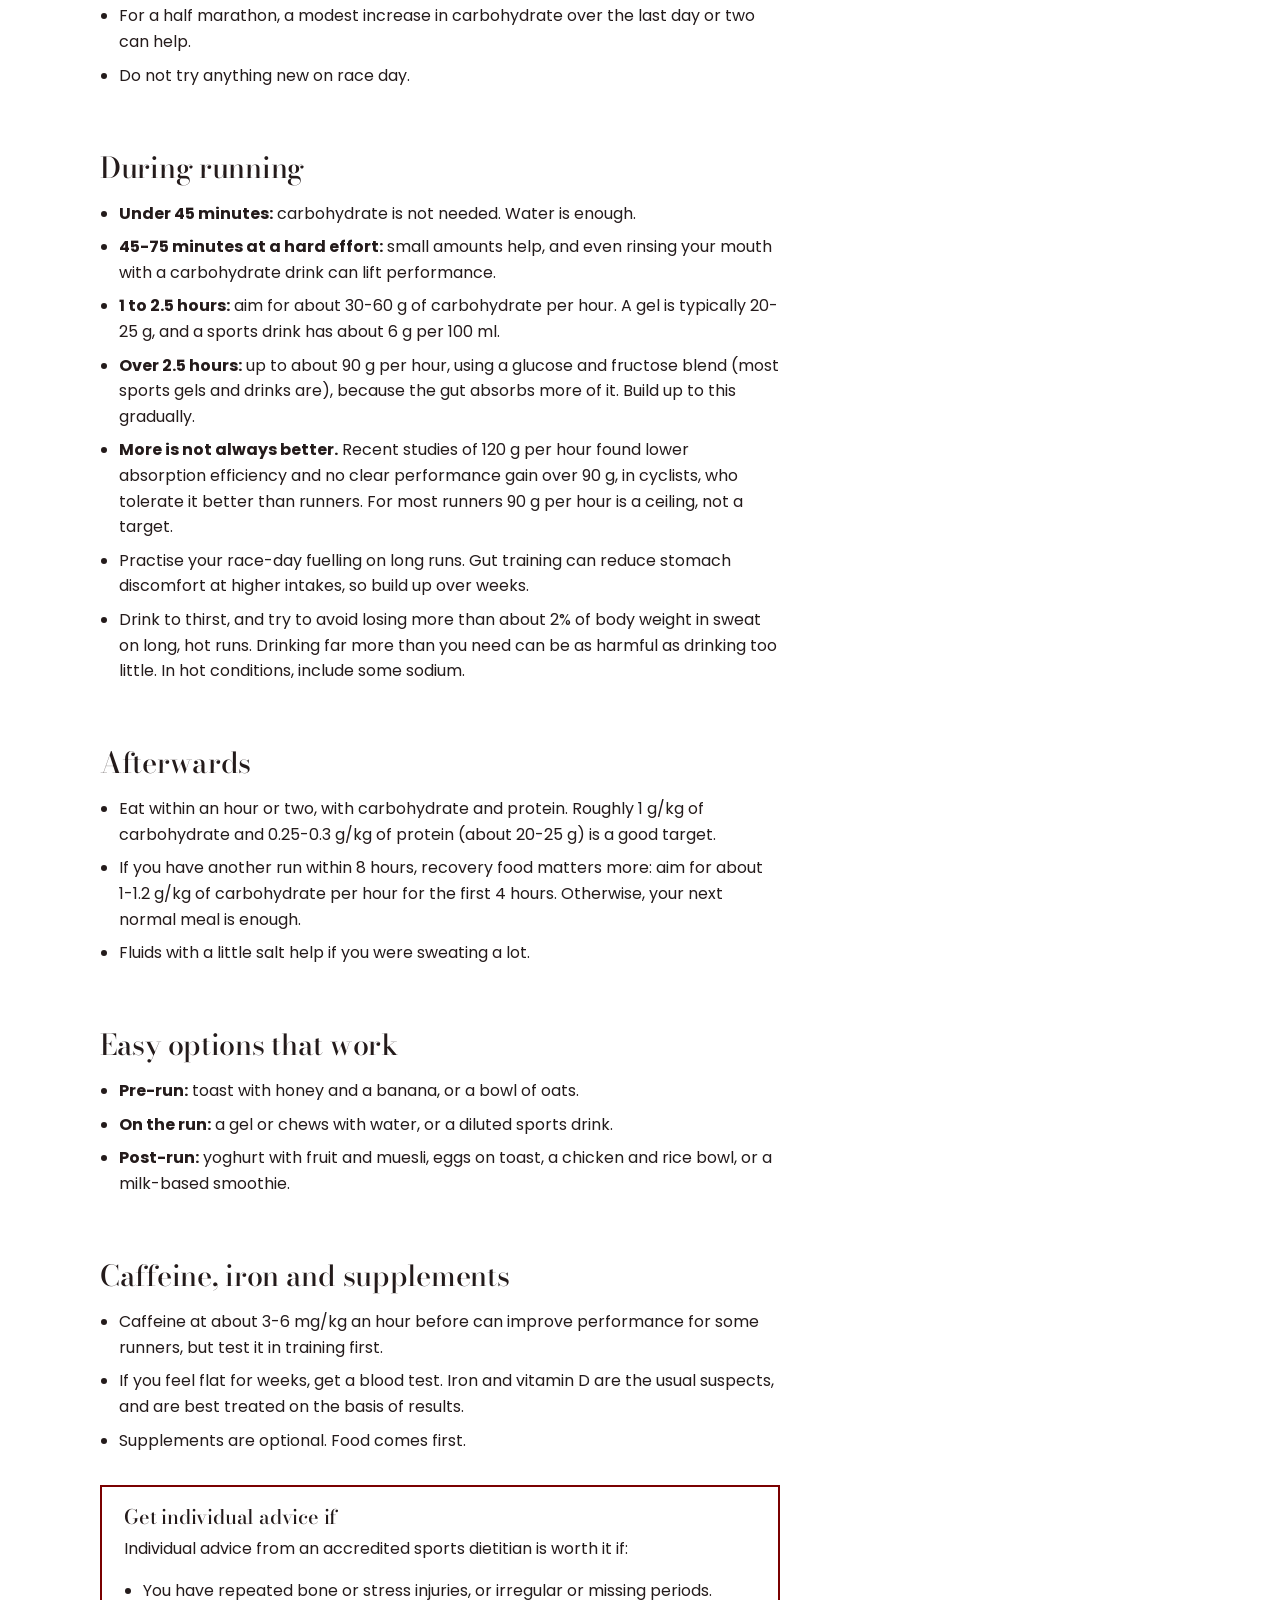
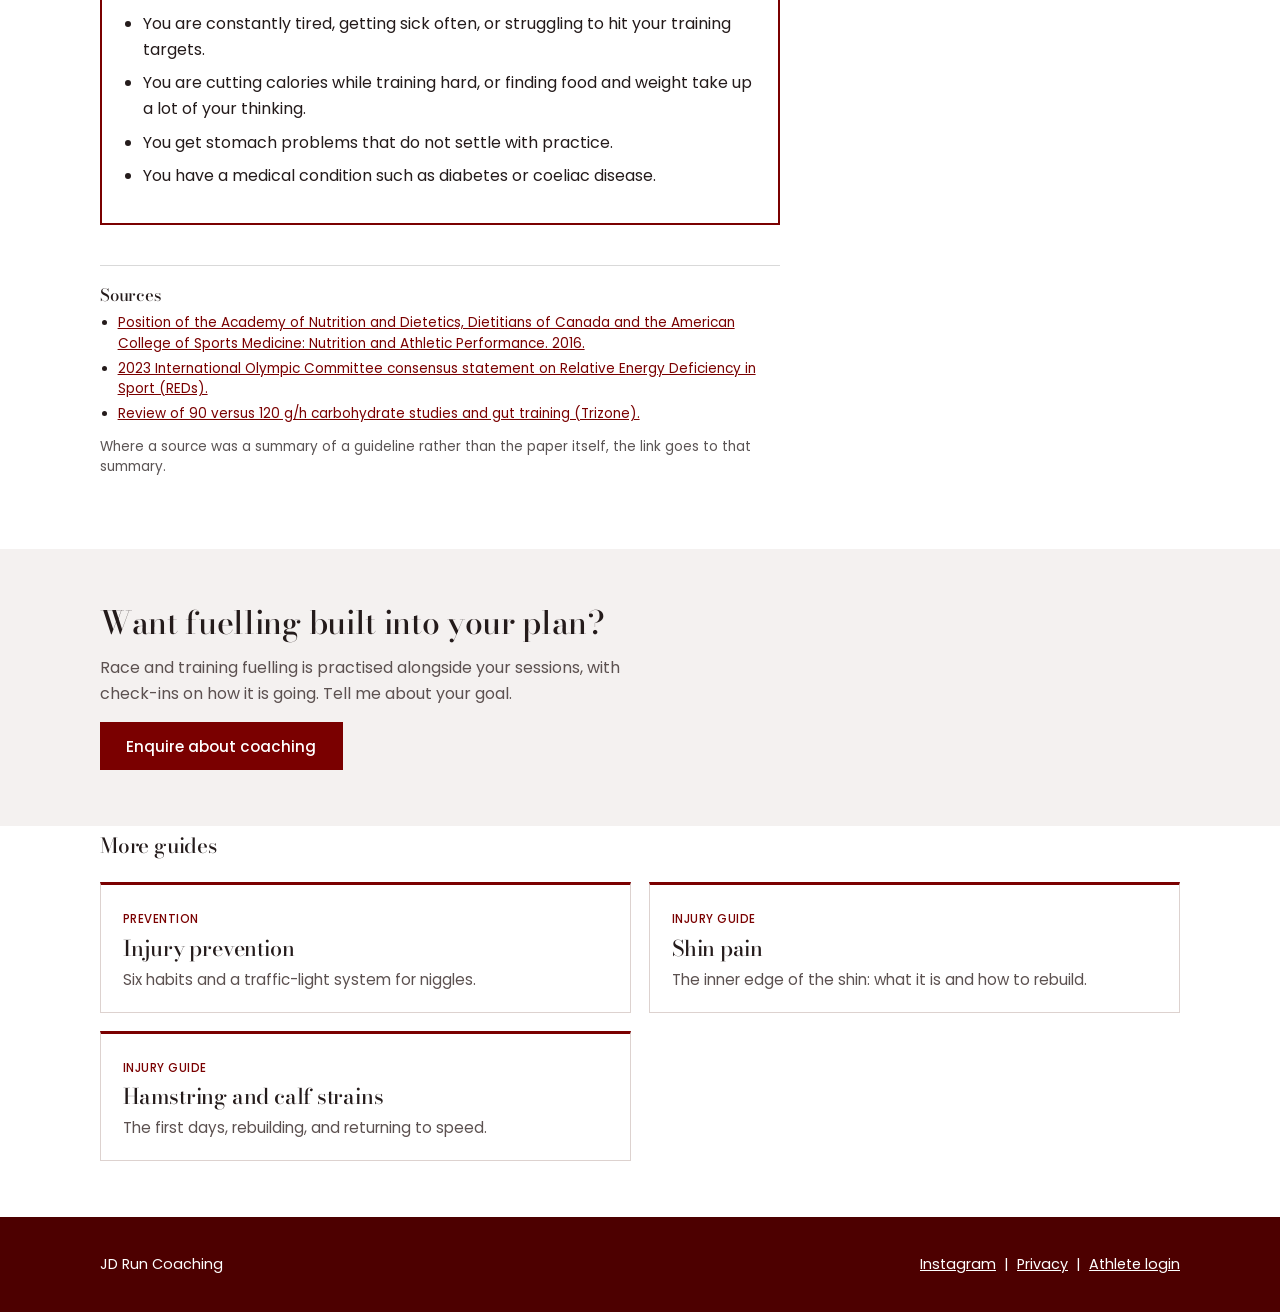
<file: learn/fuelling-for-runners.html>
<!doctype html>
<html lang="en-AU">
<head>
<meta charset="utf-8">
<meta name="viewport" content="width=device-width, initial-scale=1">
<title>Fuelling for 5K to half marathon | JD Run Coaching</title>
<meta name="description" content="What to eat every day, before, during and after training and racing, in practical amounts.">
<link rel="icon" href="../assets/favicon.svg" type="image/svg+xml">
<link rel="stylesheet" href="../css/learn.css">
</head>
<body>
<header class="nav on-maroon">
  <div class="wrap">
    <a class="brand" href="../" aria-label="JD Run Coaching, home">JD</a>
    <nav aria-label="Main"><ul>
      <li><a href="../">Home</a></li>
      <li><a href="./">Learn</a></li>
      <li><a href="../#coaching">Coaching</a></li>
      <li><a class="login" href="../portal/">Athlete login</a></li>
    </ul></nav>
  </div>
</header>

<main>
<section class="l-head on-maroon"><div class="wrap">
  <p class="crumb"><a href="./">Learn</a> / Fuelling</p>
  <h1>Fuelling for 5K to half marathon</h1>
  <p class="lead">What to eat every day, before, during and after training and racing, in practical amounts.</p>
  <p class="meta">By Joe, musculoskeletal physiotherapist and Level 1 Australian Athletics Run Coach &nbsp;|&nbsp; Updated October 2026</p>
</div></section>
<article class="article"><div class="wrap"><div class="col">
  <div class="summary"><h2>The short version</h2><ul><li>Carbohydrate is the main fuel. Match the amount to the day: more on long and hard days, less on easy days.</li><li>For 5K and 10K, eat normally with a good meal 2-3 hours before. A half marathon benefits from some fuelling during the race.</li><li>Practise race-day fuelling in training. Never try something new on race day.</li><li>Repeated bone injuries, missed periods or constant fatigue are signs to see a sports dietitian.</li></ul></div>

  <h2>The basics, every day</h2>
  <p>Training is the stress. Food is how you adapt to it. Most runners training for a 5K to a half marathon do well with ordinary food, eaten regularly and in enough quantity.</p>
  <ul>
    <li><strong>Carbohydrate is the main fuel for running.</strong> As a guide, about 3-5 g per kg of body weight a day on lighter training days, 5-7 g/kg on a typical training day, and 6-10 g/kg on heavy or long-run days.</li>
    <li><strong>Protein</strong> supports recovery and strength training: about 1.2-2.0 g/kg a day, spread across 3-5 meals, with roughly 20-40 g each time.</li>
    <li><strong>Fat and colour:</strong> the rest of your energy comes from fats, fruit and vegetables, and dairy or alternatives. Do not cut a food group without a reason.</li>
    <li><strong>Eat enough overall.</strong> Low energy availability (not eating enough for the training you do) is the core problem behind Relative Energy Deficiency in Sport (REDs), described in the 2023 IOC consensus. It affects runners of any sex and shows up as bone stress injuries, frequent illness, poor recovery and mood changes, and in women missed or irregular periods. Chronic intakes below roughly 30 kcal per kg of fat-free mass a day are linked to impaired body function.</li>
  </ul>

  <h2>Before a key session or race</h2>
  <ul>
    <li>Eat a carbohydrate-rich meal 2-3 hours before: toast or oats, banana, rice, pasta, with little fat and fibre.</li>
    <li>A small top-up 30-60 minutes before if you are hungry: a banana, a gel, or a slice of toast with jam.</li>
    <li>For 5K and 10K you do not need to "carb load". Eat normally with a bit more carbohydrate the day before.</li>
    <li>For a half marathon, a modest increase in carbohydrate over the last day or two can help.</li>
    <li>Do not try anything new on race day.</li>
  </ul>

  <h2>During running</h2>
  <ul>
    <li><strong>Under 45 minutes:</strong> carbohydrate is not needed. Water is enough.</li>
    <li><strong>45-75 minutes at a hard effort:</strong> small amounts help, and even rinsing your mouth with a carbohydrate drink can lift performance.</li>
    <li><strong>1 to 2.5 hours:</strong> aim for about 30-60 g of carbohydrate per hour. A gel is typically 20-25 g, and a sports drink has about 6 g per 100 ml.</li>
    <li><strong>Over 2.5 hours:</strong> up to about 90 g per hour, using a glucose and fructose blend (most sports gels and drinks are), because the gut absorbs more of it. Build up to this gradually.</li>
    <li><strong>More is not always better.</strong> Recent studies of 120 g per hour found lower absorption efficiency and no clear performance gain over 90 g, in cyclists, who tolerate it better than runners. For most runners 90 g per hour is a ceiling, not a target.</li>
    <li>Practise your race-day fuelling on long runs. Gut training can reduce stomach discomfort at higher intakes, so build up over weeks.</li>
    <li>Drink to thirst, and try to avoid losing more than about 2% of body weight in sweat on long, hot runs. Drinking far more than you need can be as harmful as drinking too little. In hot conditions, include some sodium.</li>
  </ul>

  <h2>Afterwards</h2>
  <ul>
    <li>Eat within an hour or two, with carbohydrate and protein. Roughly 1 g/kg of carbohydrate and 0.25-0.3 g/kg of protein (about 20-25 g) is a good target.</li>
    <li>If you have another run within 8 hours, recovery food matters more: aim for about 1-1.2 g/kg of carbohydrate per hour for the first 4 hours. Otherwise, your next normal meal is enough.</li>
    <li>Fluids with a little salt help if you were sweating a lot.</li>
  </ul>

  <h2>Easy options that work</h2>
  <ul>
    <li><strong>Pre-run:</strong> toast with honey and a banana, or a bowl of oats.</li>
    <li><strong>On the run:</strong> a gel or chews with water, or a diluted sports drink.</li>
    <li><strong>Post-run:</strong> yoghurt with fruit and muesli, eggs on toast, a chicken and rice bowl, or a milk-based smoothie.</li>
  </ul>

  <h2>Caffeine, iron and supplements</h2>
  <ul>
    <li>Caffeine at about 3-6 mg/kg an hour before can improve performance for some runners, but test it in training first.</li>
    <li>If you feel flat for weeks, get a blood test. Iron and vitamin D are the usual suspects, and are best treated on the basis of results.</li>
    <li>Supplements are optional. Food comes first.</li>
  </ul>

  <div class="flags"><h2>Get individual advice if</h2><p>Individual advice from an accredited sports dietitian is worth it if:</p>
    <ul>
      <li>You have repeated bone or stress injuries, or irregular or missing periods.</li>
      <li>You are constantly tired, getting sick often, or struggling to hit your training targets.</li>
      <li>You are cutting calories while training hard, or finding food and weight take up a lot of your thinking.</li>
      <li>You get stomach problems that do not settle with practice.</li>
      <li>You have a medical condition such as diabetes or coeliac disease.</li>
    </ul></div>
  <div class="sources"><h2>Sources</h2><ul><li><a href="https://www.dietitians.ca/DietitiansOfCanada/media/Documents/Resources/noap-position-paper.pdf?ext=.pdf" rel="noopener">Position of the Academy of Nutrition and Dietetics, Dietitians of Canada and the American College of Sports Medicine: Nutrition and Athletic Performance. 2016.</a></li><li><a href="https://pubmed.ncbi.nlm.nih.gov/37752011/" rel="noopener">2023 International Olympic Committee consensus statement on Relative Energy Deficiency in Sport (REDs).</a></li><li><a href="https://www.trizone.com.au/carbohydrate-ingestion-rates-during-exercise-90-vs-120-grams-per-hour-which-is-best/" rel="noopener">Review of 90 versus 120 g/h carbohydrate studies and gut training (Trizone).</a></li></ul><p>Where a source was a summary of a guideline rather than the paper itself, the link goes to that summary.</p></div>
</div></div></article>
<section class="cta"><div class="wrap">
  <h2>Want fuelling built into your plan?</h2>
  <p>Race and training fuelling is practised alongside your sessions, with check-ins on how it is going. Tell me about your goal.</p>
  <a class="btn" href="../#enquire">Enquire about coaching</a>
</div></section>
<section class="related"><div class="wrap"><h2>More guides</h2><div class="cards"><a class="card" href="injury-prevention.html"><span class="tag">Prevention</span><h3>Injury prevention</h3><p>Six habits and a traffic-light system for niggles.</p></a><a class="card" href="shin-pain.html"><span class="tag">Injury guide</span><h3>Shin pain</h3><p>The inner edge of the shin: what it is and how to rebuild.</p></a><a class="card" href="muscle-strains.html"><span class="tag">Injury guide</span><h3>Hamstring and calf strains</h3><p>The first days, rebuilding, and returning to speed.</p></a></div></div></section>
</main>

<footer class="on-maroon">
  <div class="wrap">
    <span>JD Run Coaching</span>
    <span><a href="https://www.instagram.com/jdruncoaching" rel="noopener">Instagram</a> &nbsp;|&nbsp; <a href="../privacy.html">Privacy</a> &nbsp;|&nbsp; <a href="../portal/">Athlete login</a></span>
  </div>
</footer>
</body>
</html>
</file>
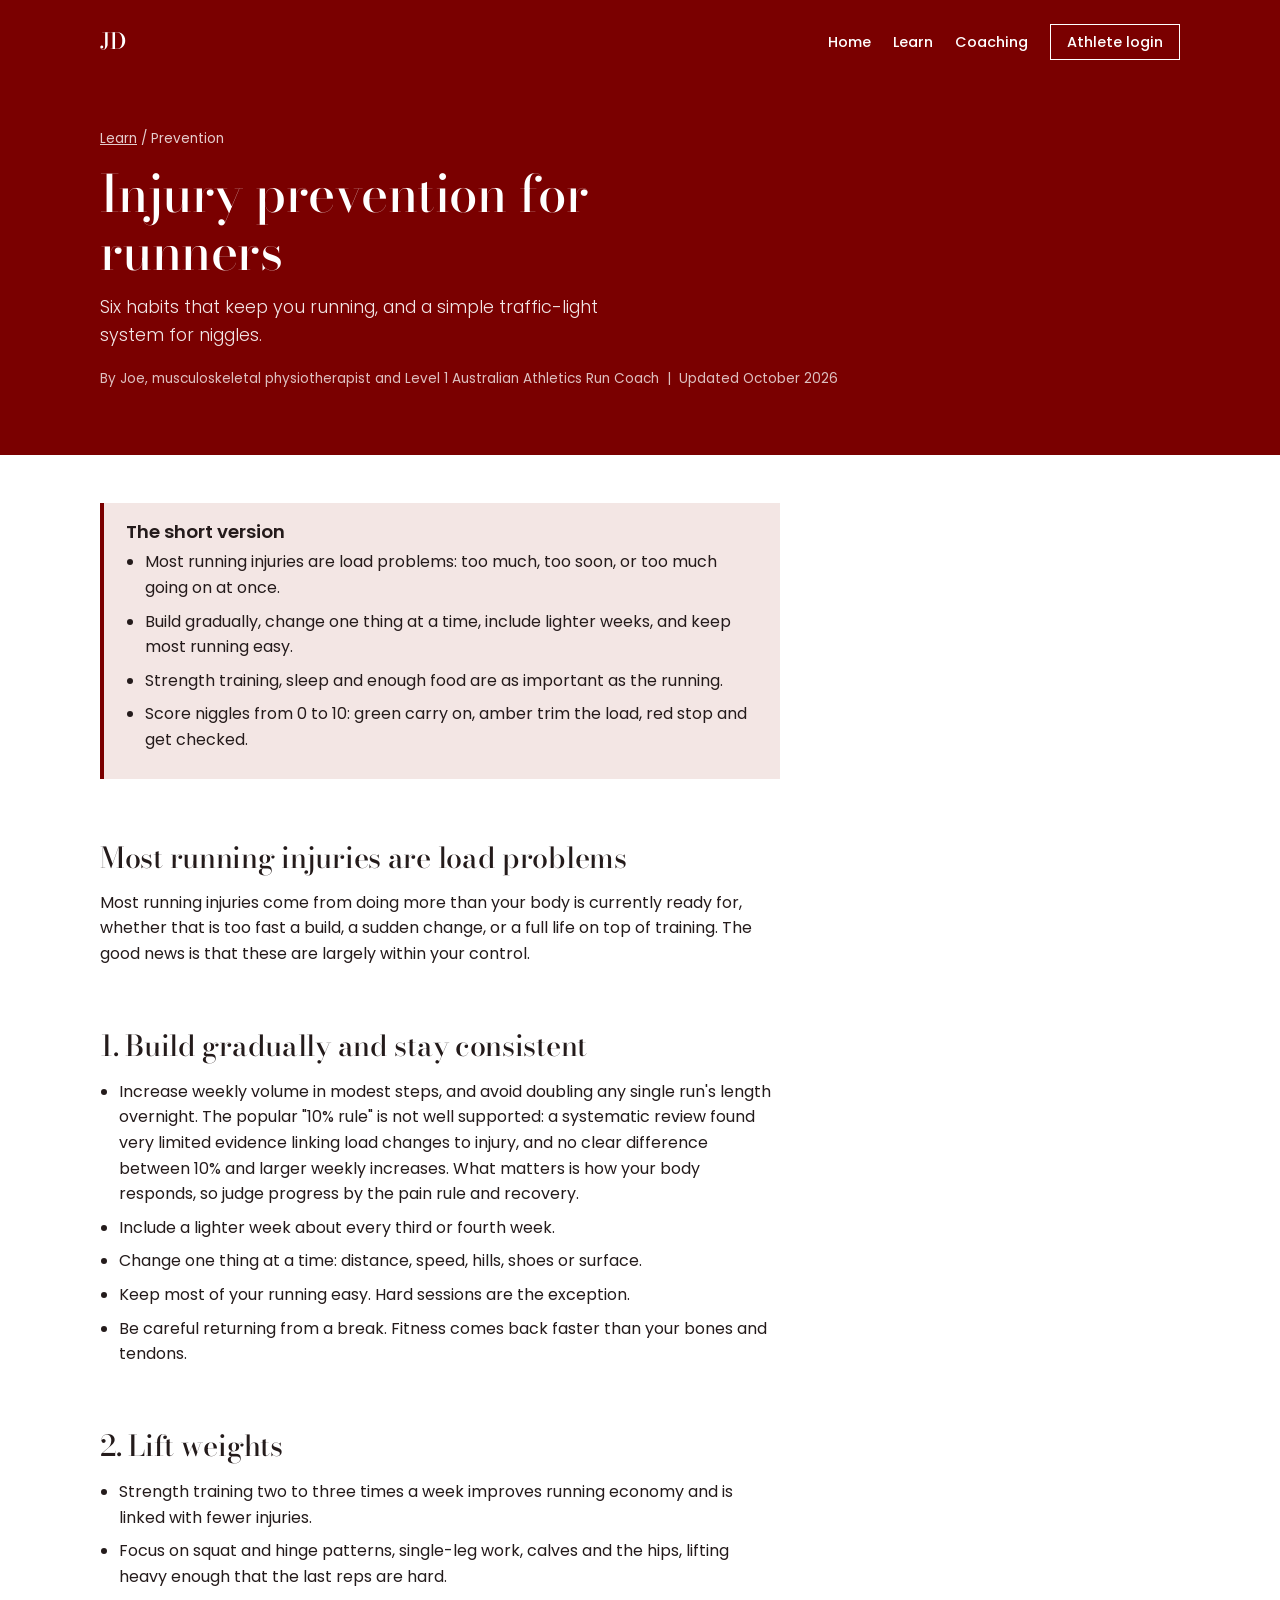
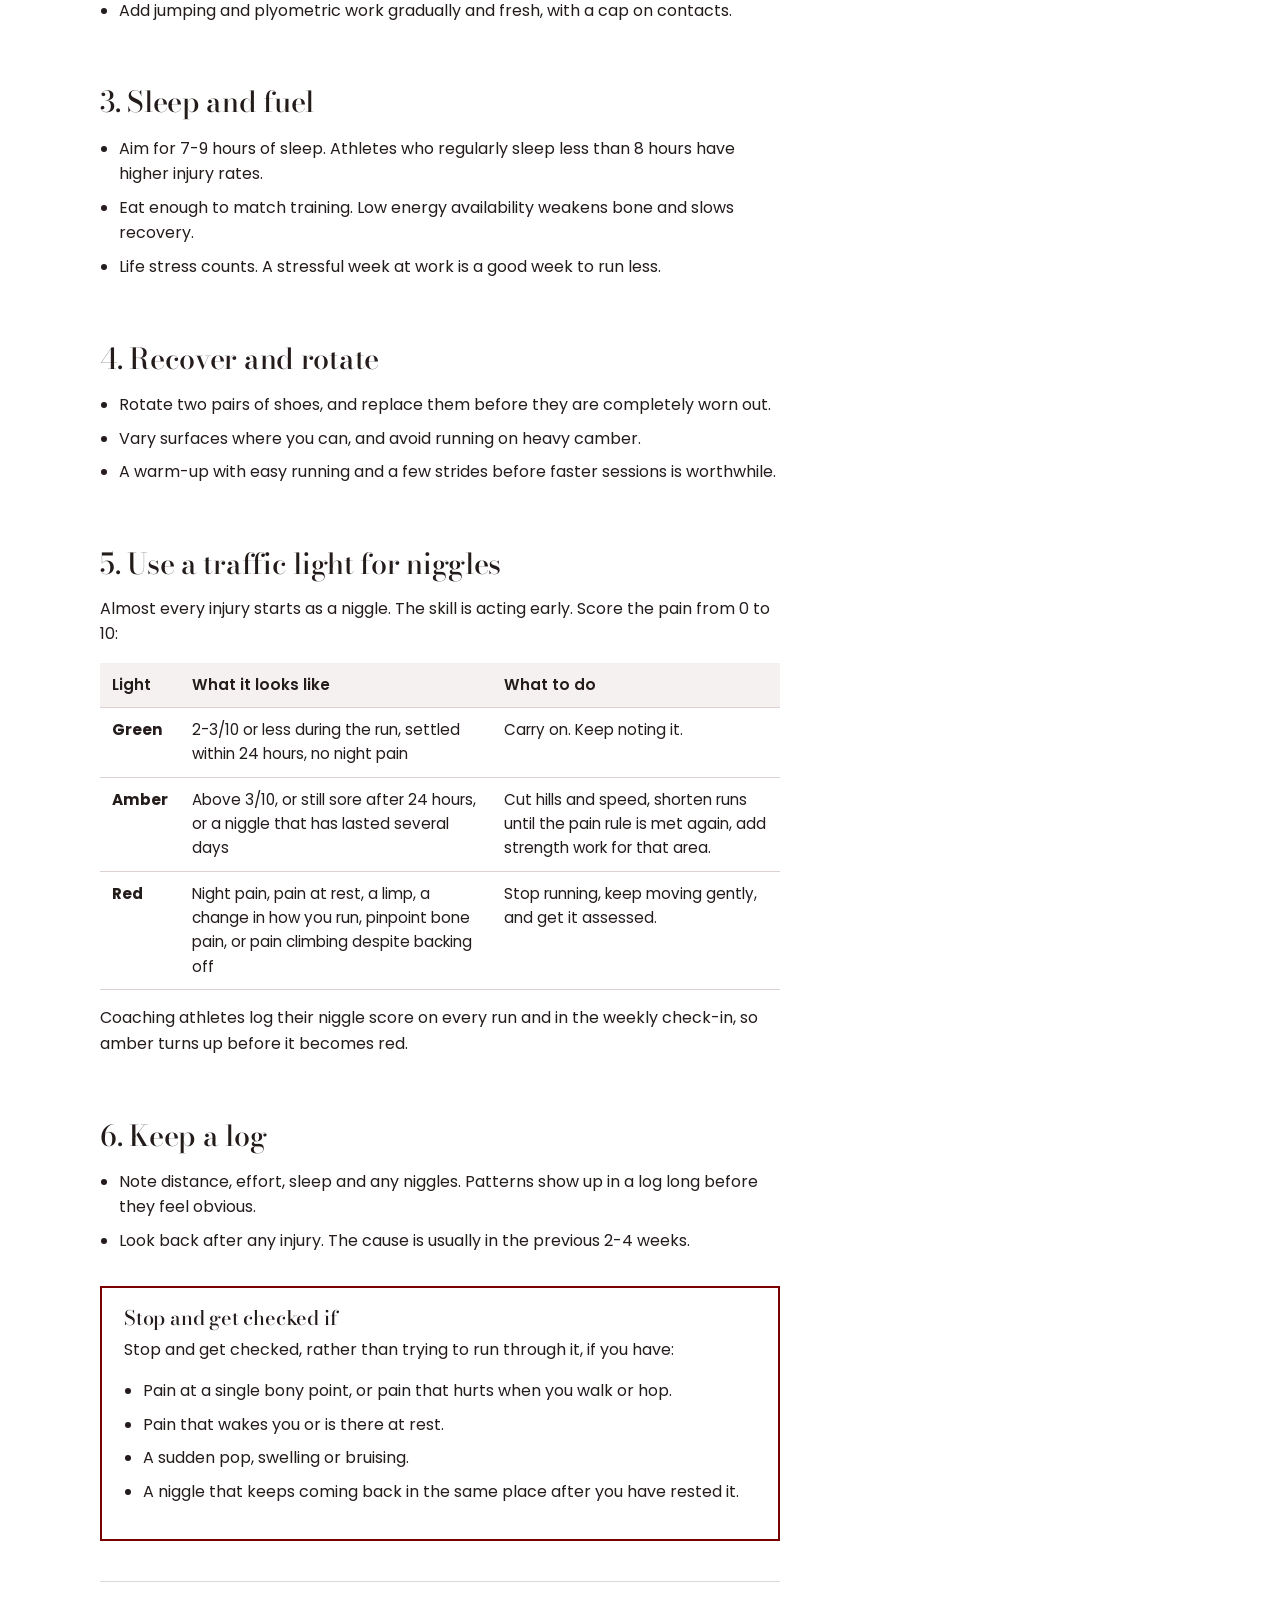
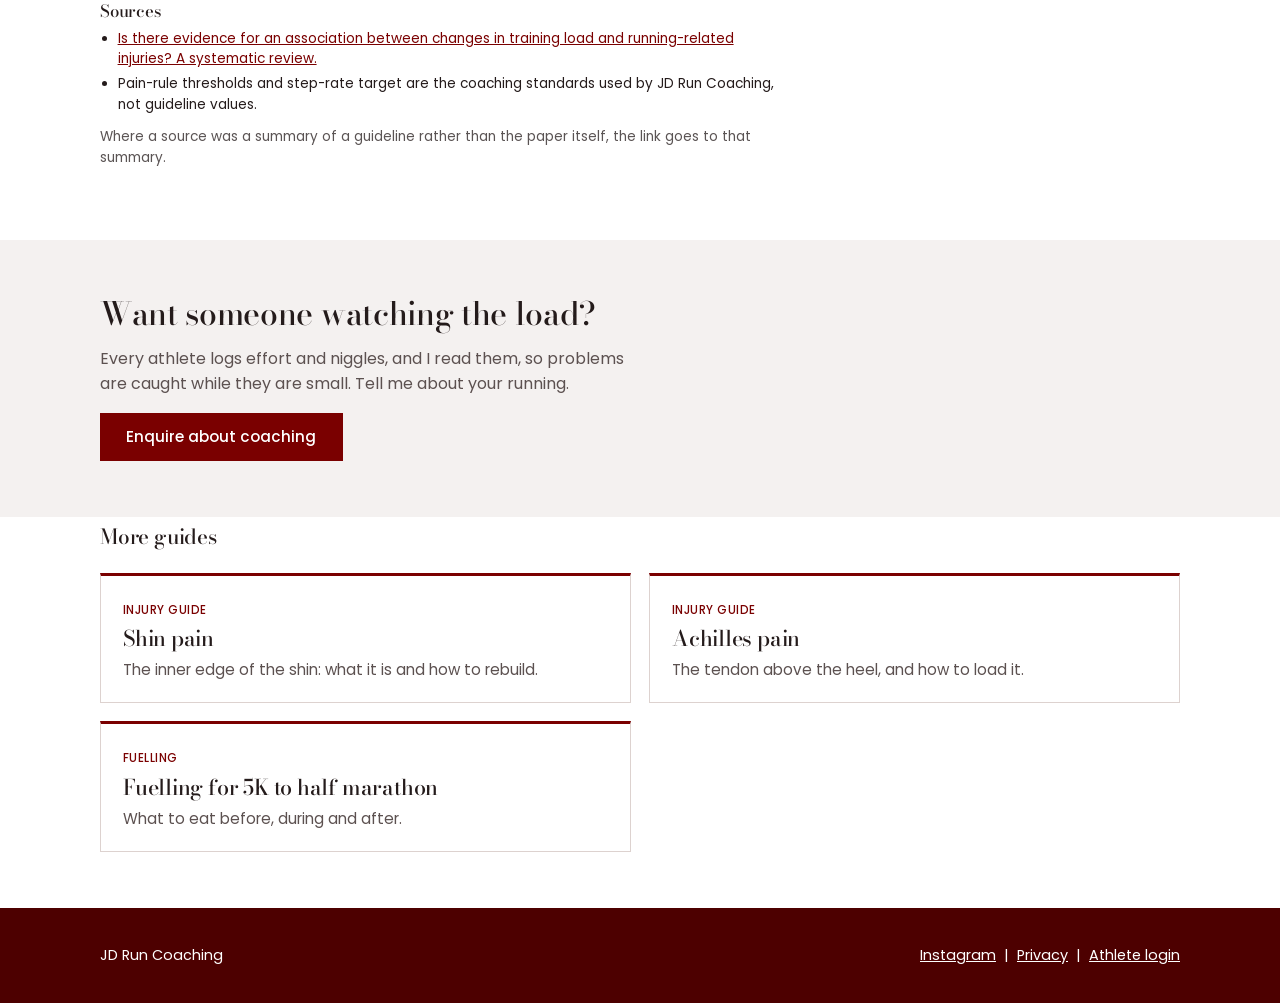
<file: learn/injury-prevention.html>
<!doctype html>
<html lang="en-AU">
<head>
<meta charset="utf-8">
<meta name="viewport" content="width=device-width, initial-scale=1">
<title>Injury prevention for runners | JD Run Coaching</title>
<meta name="description" content="Six habits that keep you running, and a simple traffic-light system for niggles.">
<link rel="icon" href="../assets/favicon.svg" type="image/svg+xml">
<link rel="stylesheet" href="../css/learn.css">
</head>
<body>
<header class="nav on-maroon">
  <div class="wrap">
    <a class="brand" href="../" aria-label="JD Run Coaching, home">JD</a>
    <nav aria-label="Main"><ul>
      <li><a href="../">Home</a></li>
      <li><a href="./">Learn</a></li>
      <li><a href="../#coaching">Coaching</a></li>
      <li><a class="login" href="../portal/">Athlete login</a></li>
    </ul></nav>
  </div>
</header>

<main>
<section class="l-head on-maroon"><div class="wrap">
  <p class="crumb"><a href="./">Learn</a> / Prevention</p>
  <h1>Injury prevention for runners</h1>
  <p class="lead">Six habits that keep you running, and a simple traffic-light system for niggles.</p>
  <p class="meta">By Joe, musculoskeletal physiotherapist and Level 1 Australian Athletics Run Coach &nbsp;|&nbsp; Updated October 2026</p>
</div></section>
<article class="article"><div class="wrap"><div class="col">
  <div class="summary"><h2>The short version</h2><ul><li>Most running injuries are load problems: too much, too soon, or too much going on at once.</li><li>Build gradually, change one thing at a time, include lighter weeks, and keep most running easy.</li><li>Strength training, sleep and enough food are as important as the running.</li><li>Score niggles from 0 to 10: green carry on, amber trim the load, red stop and get checked.</li></ul></div>

  <h2>Most running injuries are load problems</h2>
  <p>Most running injuries come from doing more than your body is currently ready for, whether that is too fast a build, a sudden change, or a full life on top of training. The good news is that these are largely within your control.</p>

  <h2>1. Build gradually and stay consistent</h2>
  <ul>
    <li>Increase weekly volume in modest steps, and avoid doubling any single run's length overnight. The popular "10% rule" is not well supported: a systematic review found very limited evidence linking load changes to injury, and no clear difference between 10% and larger weekly increases. What matters is how your body responds, so judge progress by the pain rule and recovery.</li>
    <li>Include a lighter week about every third or fourth week.</li>
    <li>Change one thing at a time: distance, speed, hills, shoes or surface.</li>
    <li>Keep most of your running easy. Hard sessions are the exception.</li>
    <li>Be careful returning from a break. Fitness comes back faster than your bones and tendons.</li>
  </ul>

  <h2>2. Lift weights</h2>
  <ul>
    <li>Strength training two to three times a week improves running economy and is linked with fewer injuries.</li>
    <li>Focus on squat and hinge patterns, single-leg work, calves and the hips, lifting heavy enough that the last reps are hard.</li>
    <li>Add jumping and plyometric work gradually and fresh, with a cap on contacts.</li>
  </ul>

  <h2>3. Sleep and fuel</h2>
  <ul>
    <li>Aim for 7-9 hours of sleep. Athletes who regularly sleep less than 8 hours have higher injury rates.</li>
    <li>Eat enough to match training. Low energy availability weakens bone and slows recovery.</li>
    <li>Life stress counts. A stressful week at work is a good week to run less.</li>
  </ul>

  <h2>4. Recover and rotate</h2>
  <ul>
    <li>Rotate two pairs of shoes, and replace them before they are completely worn out.</li>
    <li>Vary surfaces where you can, and avoid running on heavy camber.</li>
    <li>A warm-up with easy running and a few strides before faster sessions is worthwhile.</li>
  </ul>

  <h2>5. Use a traffic light for niggles</h2>
  <p>Almost every injury starts as a niggle. The skill is acting early. Score the pain from 0 to 10:</p>
  <table class="tbl">
    <thead><tr><th>Light</th><th>What it looks like</th><th>What to do</th></tr></thead>
    <tbody>
      <tr><td><strong>Green</strong></td><td>2-3/10 or less during the run, settled within 24 hours, no night pain</td><td>Carry on. Keep noting it.</td></tr>
      <tr><td><strong>Amber</strong></td><td>Above 3/10, or still sore after 24 hours, or a niggle that has lasted several days</td><td>Cut hills and speed, shorten runs until the pain rule is met again, add strength work for that area.</td></tr>
      <tr><td><strong>Red</strong></td><td>Night pain, pain at rest, a limp, a change in how you run, pinpoint bone pain, or pain climbing despite backing off</td><td>Stop running, keep moving gently, and get it assessed.</td></tr>
    </tbody>
  </table>
  <p>Coaching athletes log their niggle score on every run and in the weekly check-in, so amber turns up before it becomes red.</p>

  <h2>6. Keep a log</h2>
  <ul>
    <li>Note distance, effort, sleep and any niggles. Patterns show up in a log long before they feel obvious.</li>
    <li>Look back after any injury. The cause is usually in the previous 2-4 weeks.</li>
  </ul>

  <div class="flags"><h2>Stop and get checked if</h2><p>Stop and get checked, rather than trying to run through it, if you have:</p>
    <ul>
      <li>Pain at a single bony point, or pain that hurts when you walk or hop.</li>
      <li>Pain that wakes you or is there at rest.</li>
      <li>A sudden pop, swelling or bruising.</li>
      <li>A niggle that keeps coming back in the same place after you have rested it.</li>
    </ul></div>
  <div class="sources"><h2>Sources</h2><ul><li><a href="https://events.lih.lu/crp/publication/is-there-evidence-for-an-association-between-changes-in-training-load-and-running-related-injuries-a-systematic-review-11991" rel="noopener">Is there evidence for an association between changes in training load and running-related injuries? A systematic review.</a></li><li>Pain-rule thresholds and step-rate target are the coaching standards used by JD Run Coaching, not guideline values.</li></ul><p>Where a source was a summary of a guideline rather than the paper itself, the link goes to that summary.</p></div>
</div></div></article>
<section class="cta"><div class="wrap">
  <h2>Want someone watching the load?</h2>
  <p>Every athlete logs effort and niggles, and I read them, so problems are caught while they are small. Tell me about your running.</p>
  <a class="btn" href="../#enquire">Enquire about coaching</a>
</div></section>
<section class="related"><div class="wrap"><h2>More guides</h2><div class="cards"><a class="card" href="shin-pain.html"><span class="tag">Injury guide</span><h3>Shin pain</h3><p>The inner edge of the shin: what it is and how to rebuild.</p></a><a class="card" href="achilles-pain.html"><span class="tag">Injury guide</span><h3>Achilles pain</h3><p>The tendon above the heel, and how to load it.</p></a><a class="card" href="fuelling-for-runners.html"><span class="tag">Fuelling</span><h3>Fuelling for 5K to half marathon</h3><p>What to eat before, during and after.</p></a></div></div></section>
</main>

<footer class="on-maroon">
  <div class="wrap">
    <span>JD Run Coaching</span>
    <span><a href="https://www.instagram.com/jdruncoaching" rel="noopener">Instagram</a> &nbsp;|&nbsp; <a href="../privacy.html">Privacy</a> &nbsp;|&nbsp; <a href="../portal/">Athlete login</a></span>
  </div>
</footer>
</body>
</html>
</file>
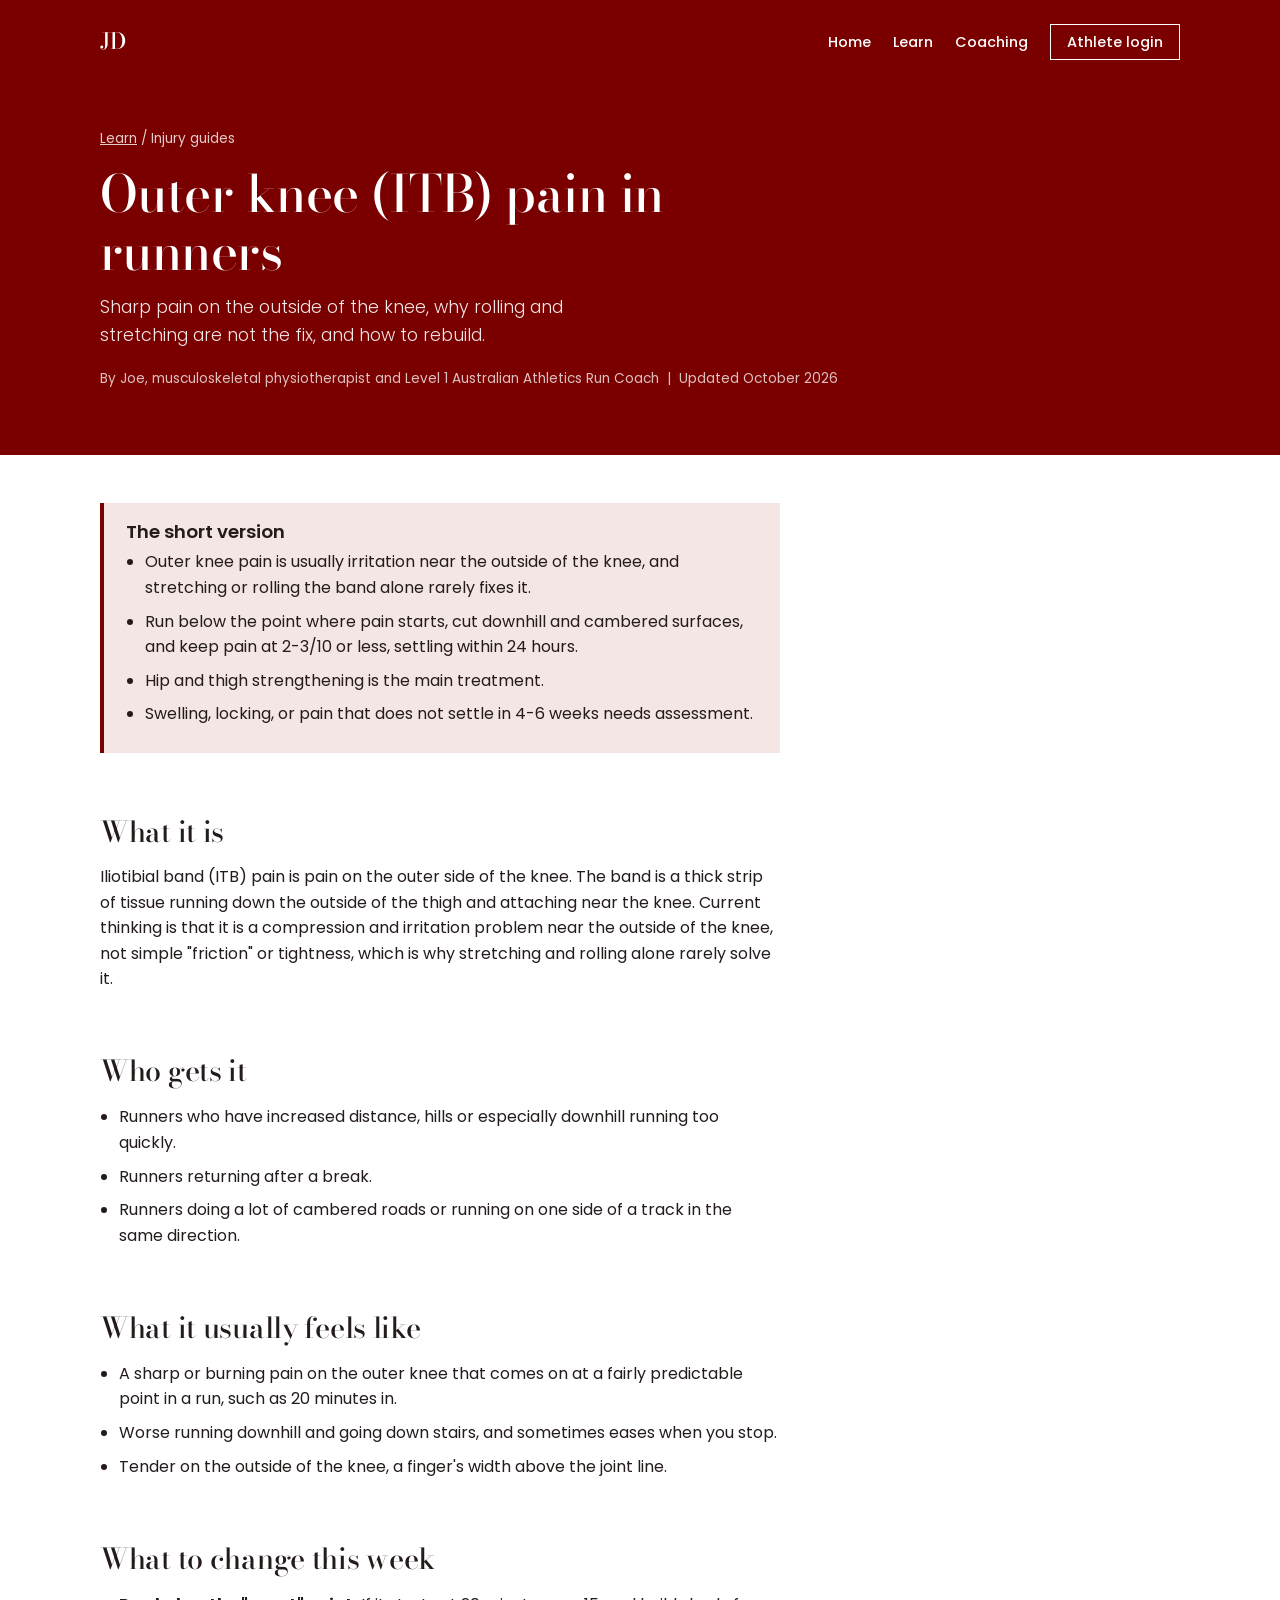
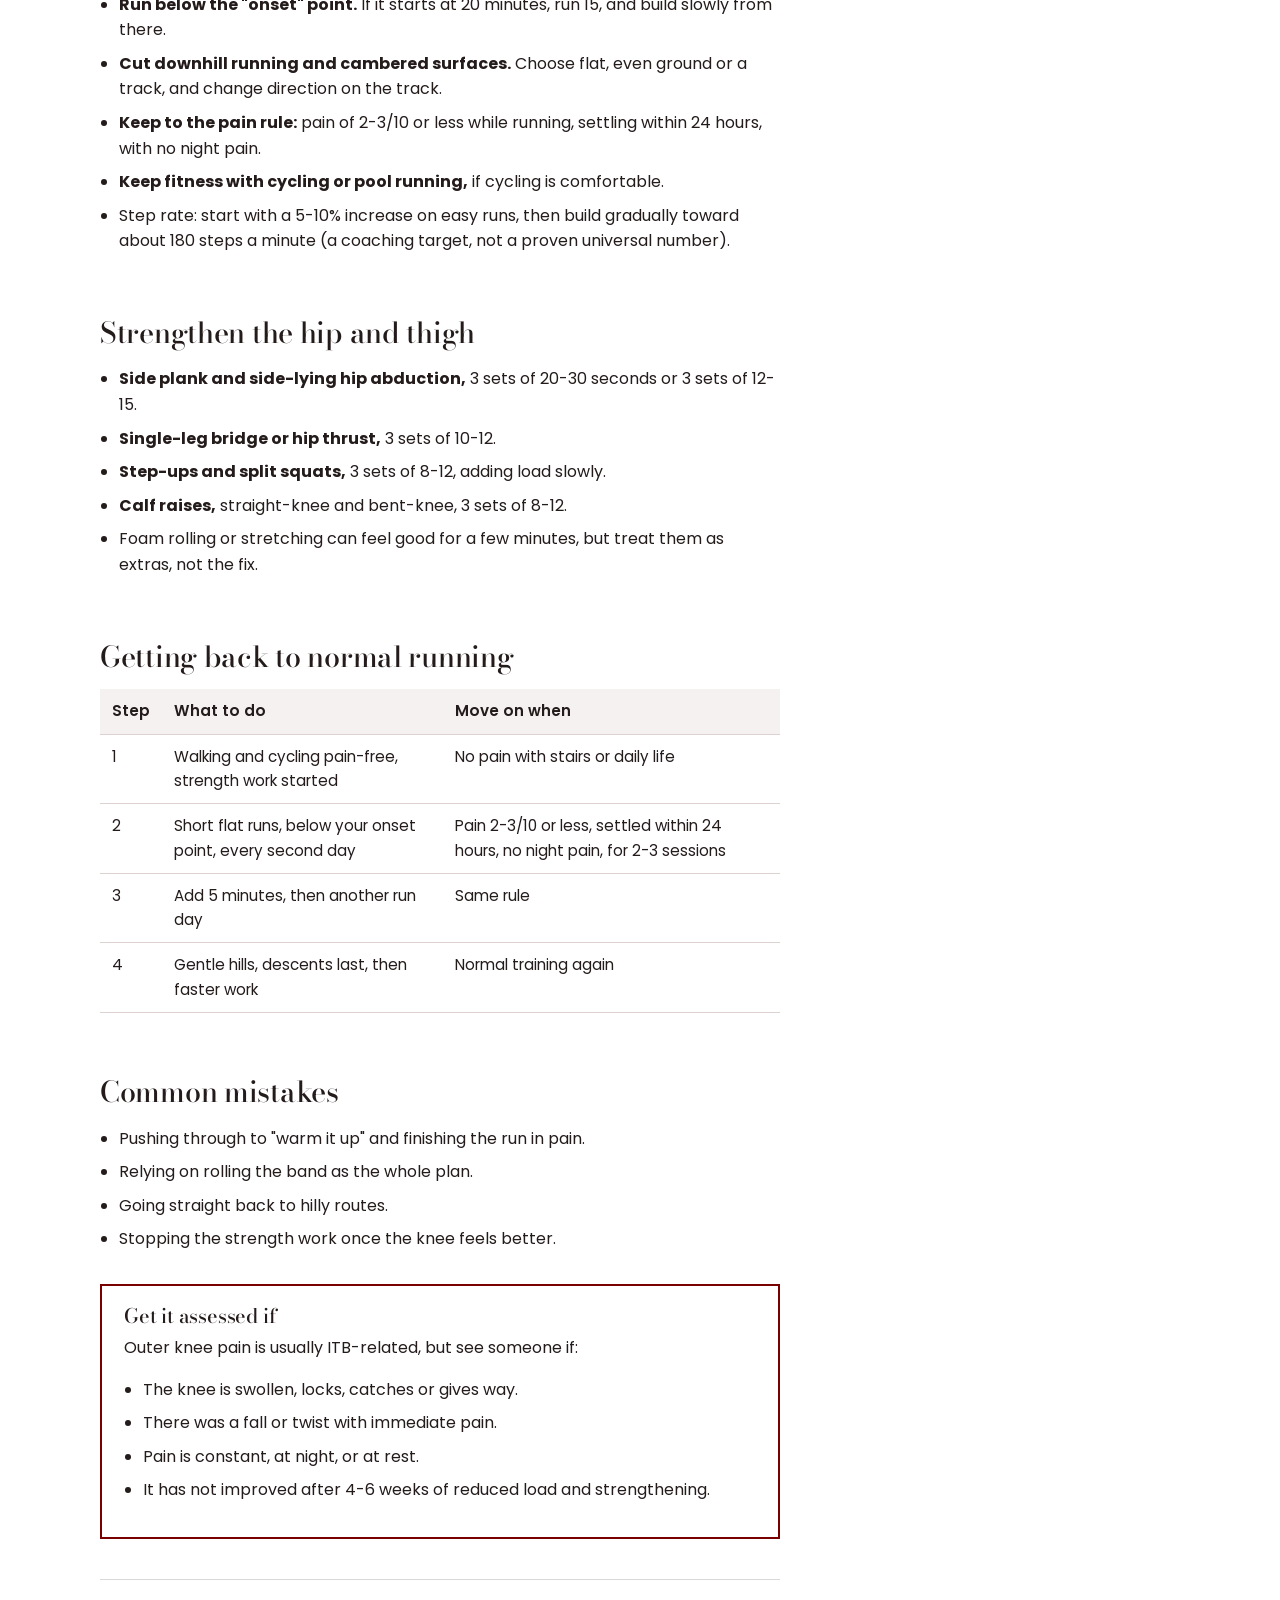
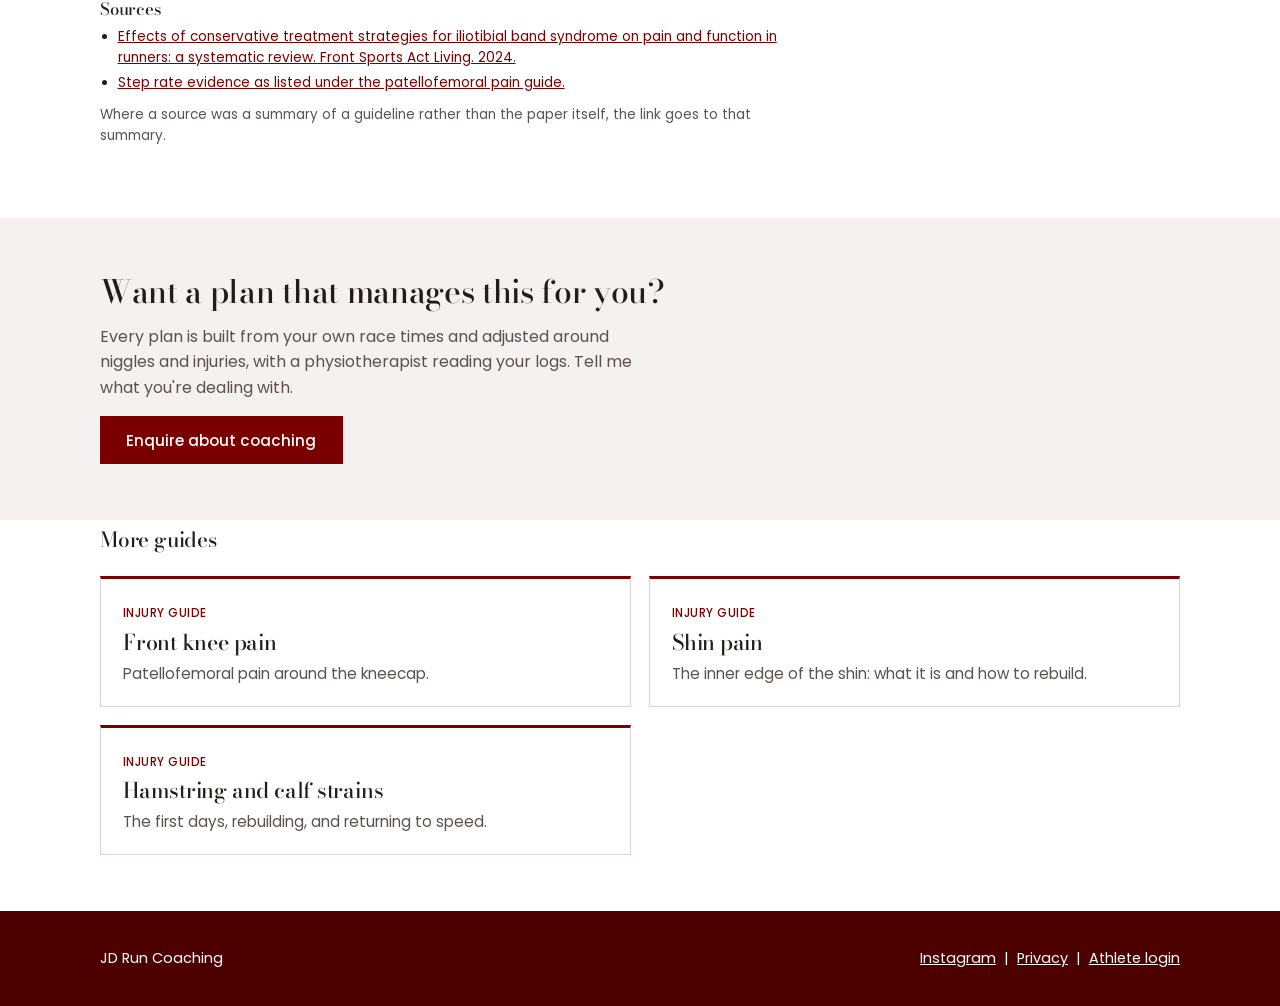
<file: learn/lateral-knee-pain.html>
<!doctype html>
<html lang="en-AU">
<head>
<meta charset="utf-8">
<meta name="viewport" content="width=device-width, initial-scale=1">
<title>Outer knee (ITB) pain in runners | JD Run Coaching</title>
<meta name="description" content="Sharp pain on the outside of the knee, why rolling and stretching are not the fix, and how to rebuild.">
<link rel="icon" href="../assets/favicon.svg" type="image/svg+xml">
<link rel="stylesheet" href="../css/learn.css">
</head>
<body>
<header class="nav on-maroon">
  <div class="wrap">
    <a class="brand" href="../" aria-label="JD Run Coaching, home">JD</a>
    <nav aria-label="Main"><ul>
      <li><a href="../">Home</a></li>
      <li><a href="./">Learn</a></li>
      <li><a href="../#coaching">Coaching</a></li>
      <li><a class="login" href="../portal/">Athlete login</a></li>
    </ul></nav>
  </div>
</header>

<main>
<section class="l-head on-maroon"><div class="wrap">
  <p class="crumb"><a href="./">Learn</a> / Injury guides</p>
  <h1>Outer knee (ITB) pain in runners</h1>
  <p class="lead">Sharp pain on the outside of the knee, why rolling and stretching are not the fix, and how to rebuild.</p>
  <p class="meta">By Joe, musculoskeletal physiotherapist and Level 1 Australian Athletics Run Coach &nbsp;|&nbsp; Updated October 2026</p>
</div></section>
<article class="article"><div class="wrap"><div class="col">
  <div class="summary"><h2>The short version</h2><ul><li>Outer knee pain is usually irritation near the outside of the knee, and stretching or rolling the band alone rarely fixes it.</li><li>Run below the point where pain starts, cut downhill and cambered surfaces, and keep pain at 2-3/10 or less, settling within 24 hours.</li><li>Hip and thigh strengthening is the main treatment.</li><li>Swelling, locking, or pain that does not settle in 4-6 weeks needs assessment.</li></ul></div>

  <h2>What it is</h2>
  <p>Iliotibial band (ITB) pain is pain on the outer side of the knee. The band is a thick strip of tissue running down the outside of the thigh and attaching near the knee. Current thinking is that it is a compression and irritation problem near the outside of the knee, not simple "friction" or tightness, which is why stretching and rolling alone rarely solve it.</p>

  <h2>Who gets it</h2>
  <ul>
    <li>Runners who have increased distance, hills or especially downhill running too quickly.</li>
    <li>Runners returning after a break.</li>
    <li>Runners doing a lot of cambered roads or running on one side of a track in the same direction.</li>
  </ul>

  <h2>What it usually feels like</h2>
  <ul>
    <li>A sharp or burning pain on the outer knee that comes on at a fairly predictable point in a run, such as 20 minutes in.</li>
    <li>Worse running downhill and going down stairs, and sometimes eases when you stop.</li>
    <li>Tender on the outside of the knee, a finger's width above the joint line.</li>
  </ul>

  <h2>What to change this week</h2>
  <ul>
    <li><strong>Run below the "onset" point.</strong> If it starts at 20 minutes, run 15, and build slowly from there.</li>
    <li><strong>Cut downhill running and cambered surfaces.</strong> Choose flat, even ground or a track, and change direction on the track.</li>
    <li><strong>Keep to the pain rule:</strong> pain of 2-3/10 or less while running, settling within 24 hours, with no night pain.</li>
    <li><strong>Keep fitness with cycling or pool running,</strong> if cycling is comfortable.</li>
    <li>Step rate: start with a 5-10% increase on easy runs, then build gradually toward about 180 steps a minute (a coaching target, not a proven universal number).</li>
  </ul>

  <h2>Strengthen the hip and thigh</h2>
  <ul>
    <li><strong>Side plank and side-lying hip abduction,</strong> 3 sets of 20-30 seconds or 3 sets of 12-15.</li>
    <li><strong>Single-leg bridge or hip thrust,</strong> 3 sets of 10-12.</li>
    <li><strong>Step-ups and split squats,</strong> 3 sets of 8-12, adding load slowly.</li>
    <li><strong>Calf raises,</strong> straight-knee and bent-knee, 3 sets of 8-12.</li>
    <li>Foam rolling or stretching can feel good for a few minutes, but treat them as extras, not the fix.</li>
  </ul>

  <h2>Getting back to normal running</h2>
  <table class="tbl">
    <thead><tr><th>Step</th><th>What to do</th><th>Move on when</th></tr></thead>
    <tbody>
      <tr><td>1</td><td>Walking and cycling pain-free, strength work started</td><td>No pain with stairs or daily life</td></tr>
      <tr><td>2</td><td>Short flat runs, below your onset point, every second day</td><td>Pain 2-3/10 or less, settled within 24 hours, no night pain, for 2-3 sessions</td></tr>
      <tr><td>3</td><td>Add 5 minutes, then another run day</td><td>Same rule</td></tr>
      <tr><td>4</td><td>Gentle hills, descents last, then faster work</td><td>Normal training again</td></tr>
    </tbody>
  </table>

  <h2>Common mistakes</h2>
  <ul>
    <li>Pushing through to "warm it up" and finishing the run in pain.</li>
    <li>Relying on rolling the band as the whole plan.</li>
    <li>Going straight back to hilly routes.</li>
    <li>Stopping the strength work once the knee feels better.</li>
  </ul>

  <div class="flags"><h2>Get it assessed if</h2><p>Outer knee pain is usually ITB-related, but see someone if:</p>
    <ul>
      <li>The knee is swollen, locks, catches or gives way.</li>
      <li>There was a fall or twist with immediate pain.</li>
      <li>Pain is constant, at night, or at rest.</li>
      <li>It has not improved after 4-6 weeks of reduced load and strengthening.</li>
    </ul></div>
  <div class="sources"><h2>Sources</h2><ul><li><a href="https://doi.org/10.3389/fspor.2024.1386456" rel="noopener">Effects of conservative treatment strategies for iliotibial band syndrome on pain and function in runners: a systematic review. Front Sports Act Living. 2024.</a></li><li><a href="patellofemoral-pain.html" rel="noopener">Step rate evidence as listed under the patellofemoral pain guide.</a></li></ul><p>Where a source was a summary of a guideline rather than the paper itself, the link goes to that summary.</p></div>
</div></div></article>
<section class="cta"><div class="wrap">
  <h2>Want a plan that manages this for you?</h2>
  <p>Every plan is built from your own race times and adjusted around niggles and injuries, with a physiotherapist reading your logs. Tell me what you're dealing with.</p>
  <a class="btn" href="../#enquire">Enquire about coaching</a>
</div></section>
<section class="related"><div class="wrap"><h2>More guides</h2><div class="cards"><a class="card" href="patellofemoral-pain.html"><span class="tag">Injury guide</span><h3>Front knee pain</h3><p>Patellofemoral pain around the kneecap.</p></a><a class="card" href="shin-pain.html"><span class="tag">Injury guide</span><h3>Shin pain</h3><p>The inner edge of the shin: what it is and how to rebuild.</p></a><a class="card" href="muscle-strains.html"><span class="tag">Injury guide</span><h3>Hamstring and calf strains</h3><p>The first days, rebuilding, and returning to speed.</p></a></div></div></section>
</main>

<footer class="on-maroon">
  <div class="wrap">
    <span>JD Run Coaching</span>
    <span><a href="https://www.instagram.com/jdruncoaching" rel="noopener">Instagram</a> &nbsp;|&nbsp; <a href="../privacy.html">Privacy</a> &nbsp;|&nbsp; <a href="../portal/">Athlete login</a></span>
  </div>
</footer>
</body>
</html>
</file>
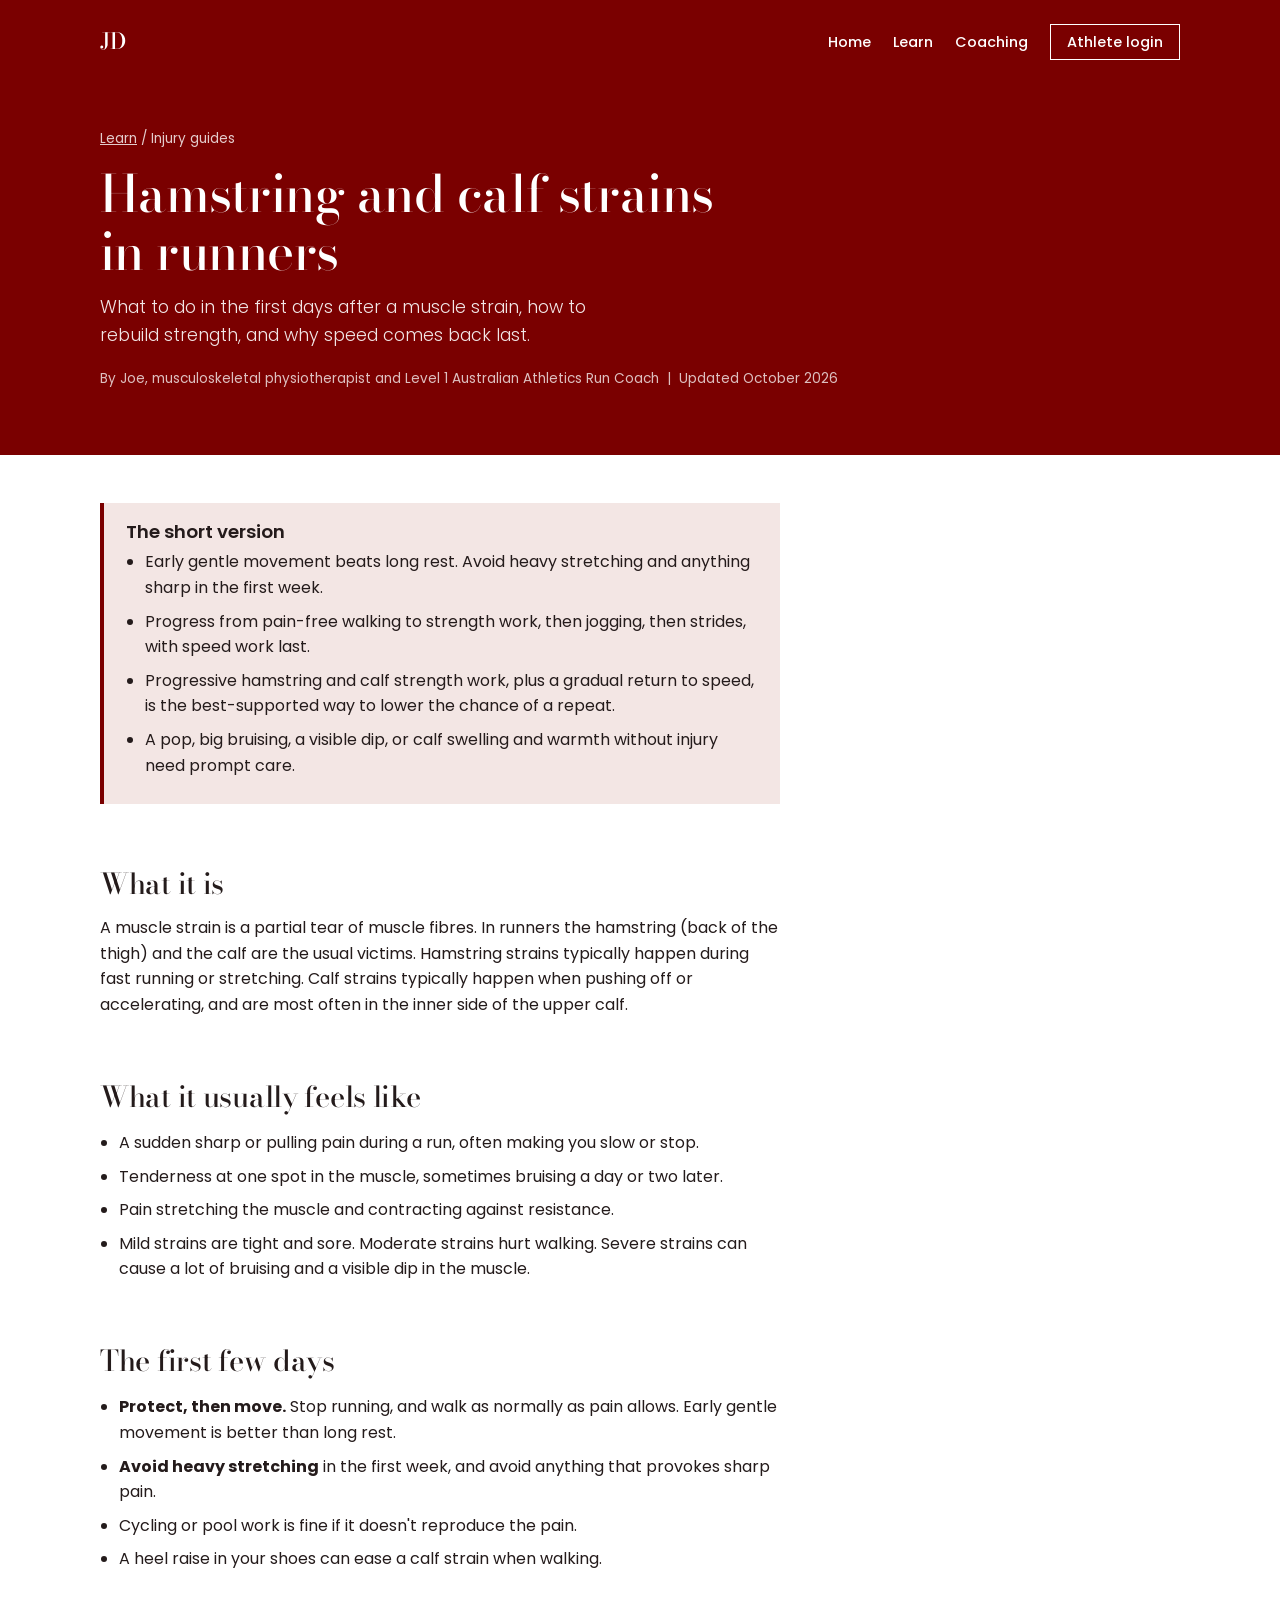
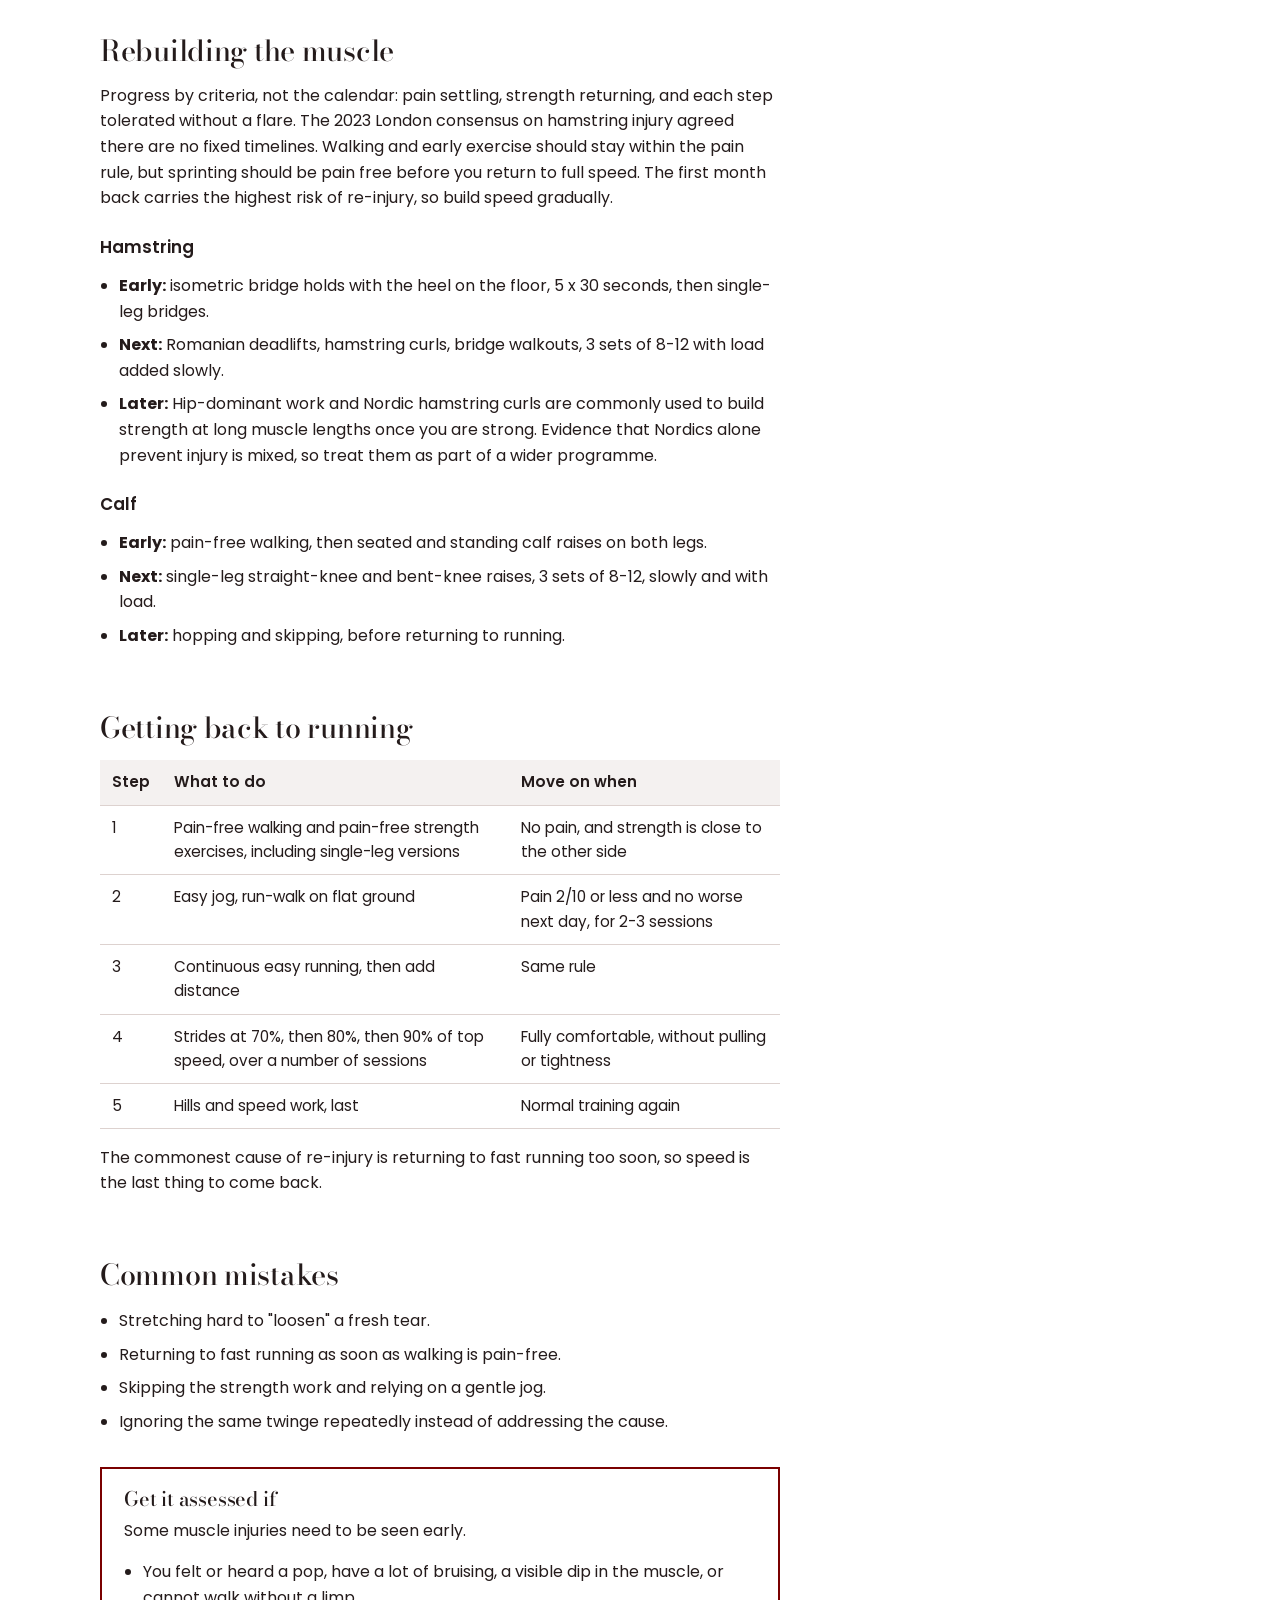
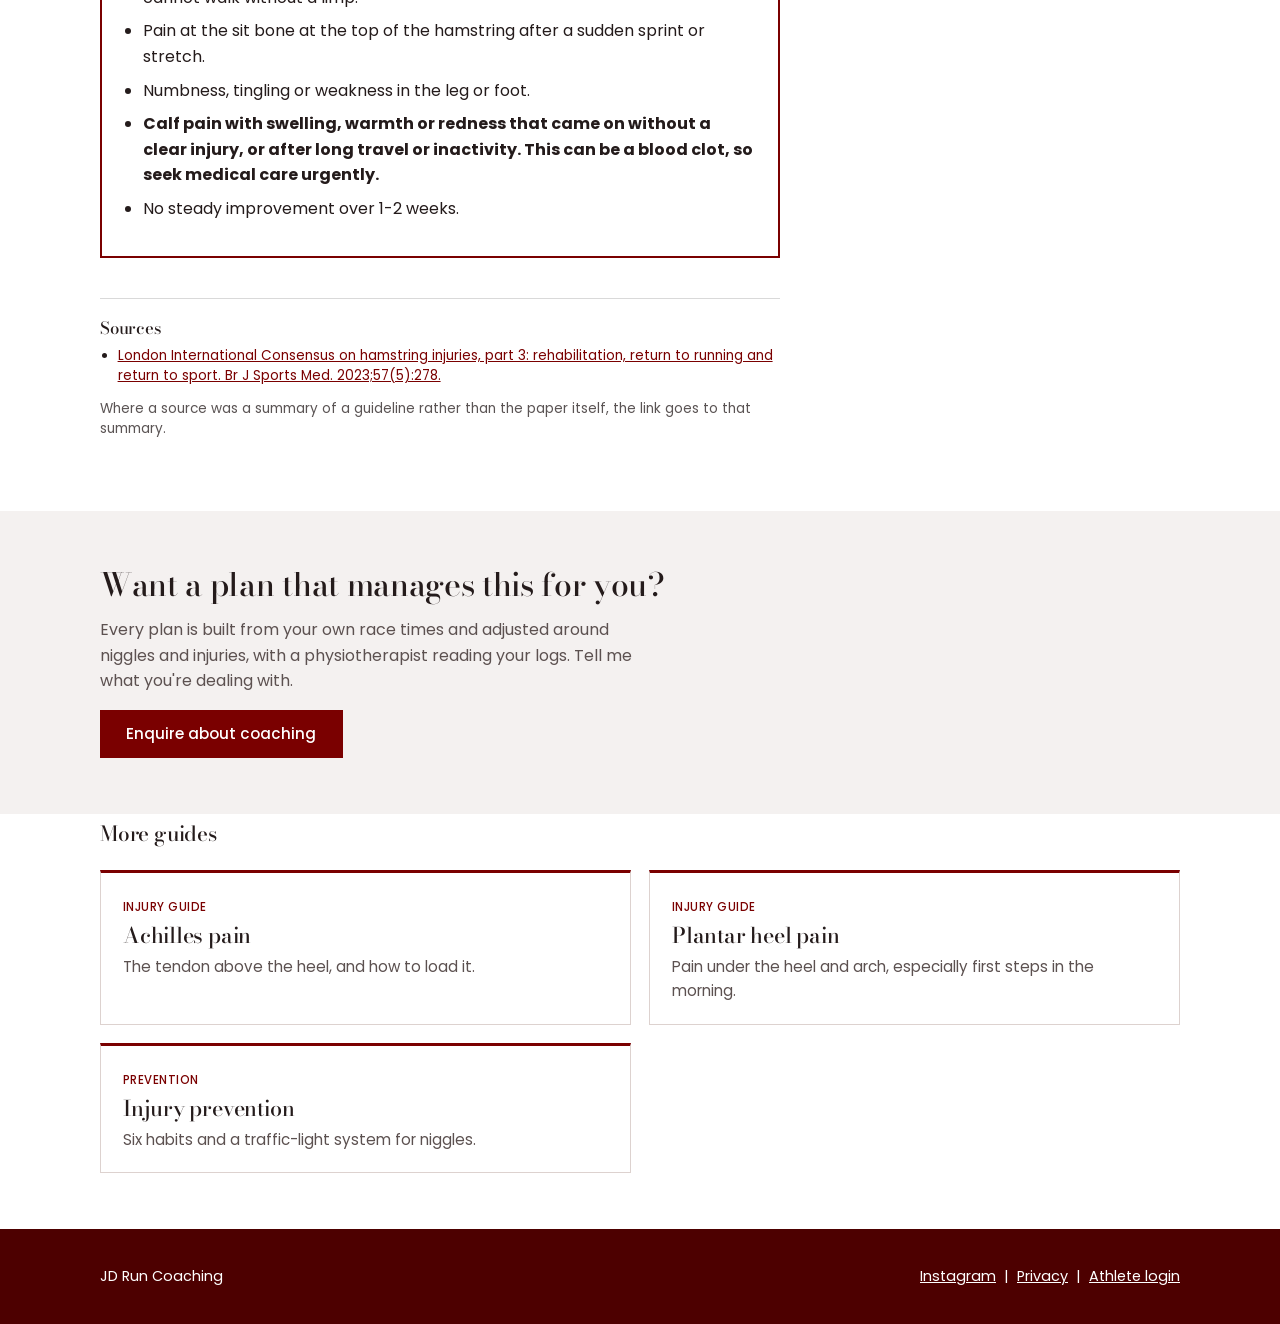
<file: learn/muscle-strains.html>
<!doctype html>
<html lang="en-AU">
<head>
<meta charset="utf-8">
<meta name="viewport" content="width=device-width, initial-scale=1">
<title>Hamstring and calf strains in runners | JD Run Coaching</title>
<meta name="description" content="What to do in the first days after a muscle strain, how to rebuild strength, and why speed comes back last.">
<link rel="icon" href="../assets/favicon.svg" type="image/svg+xml">
<link rel="stylesheet" href="../css/learn.css">
</head>
<body>
<header class="nav on-maroon">
  <div class="wrap">
    <a class="brand" href="../" aria-label="JD Run Coaching, home">JD</a>
    <nav aria-label="Main"><ul>
      <li><a href="../">Home</a></li>
      <li><a href="./">Learn</a></li>
      <li><a href="../#coaching">Coaching</a></li>
      <li><a class="login" href="../portal/">Athlete login</a></li>
    </ul></nav>
  </div>
</header>

<main>
<section class="l-head on-maroon"><div class="wrap">
  <p class="crumb"><a href="./">Learn</a> / Injury guides</p>
  <h1>Hamstring and calf strains in runners</h1>
  <p class="lead">What to do in the first days after a muscle strain, how to rebuild strength, and why speed comes back last.</p>
  <p class="meta">By Joe, musculoskeletal physiotherapist and Level 1 Australian Athletics Run Coach &nbsp;|&nbsp; Updated October 2026</p>
</div></section>
<article class="article"><div class="wrap"><div class="col">
  <div class="summary"><h2>The short version</h2><ul><li>Early gentle movement beats long rest. Avoid heavy stretching and anything sharp in the first week.</li><li>Progress from pain-free walking to strength work, then jogging, then strides, with speed work last.</li><li>Progressive hamstring and calf strength work, plus a gradual return to speed, is the best-supported way to lower the chance of a repeat.</li><li>A pop, big bruising, a visible dip, or calf swelling and warmth without injury need prompt care.</li></ul></div>

  <h2>What it is</h2>
  <p>A muscle strain is a partial tear of muscle fibres. In runners the hamstring (back of the thigh) and the calf are the usual victims. Hamstring strains typically happen during fast running or stretching. Calf strains typically happen when pushing off or accelerating, and are most often in the inner side of the upper calf.</p>

  <h2>What it usually feels like</h2>
  <ul>
    <li>A sudden sharp or pulling pain during a run, often making you slow or stop.</li>
    <li>Tenderness at one spot in the muscle, sometimes bruising a day or two later.</li>
    <li>Pain stretching the muscle and contracting against resistance.</li>
    <li>Mild strains are tight and sore. Moderate strains hurt walking. Severe strains can cause a lot of bruising and a visible dip in the muscle.</li>
  </ul>

  <h2>The first few days</h2>
  <ul>
    <li><strong>Protect, then move.</strong> Stop running, and walk as normally as pain allows. Early gentle movement is better than long rest.</li>
    <li><strong>Avoid heavy stretching</strong> in the first week, and avoid anything that provokes sharp pain.</li>
    <li>Cycling or pool work is fine if it doesn't reproduce the pain.</li>
    <li>A heel raise in your shoes can ease a calf strain when walking.</li>
  </ul>

  <h2>Rebuilding the muscle</h2>
  <p>Progress by criteria, not the calendar: pain settling, strength returning, and each step tolerated without a flare. The 2023 London consensus on hamstring injury agreed there are no fixed timelines. Walking and early exercise should stay within the pain rule, but sprinting should be pain free before you return to full speed. The first month back carries the highest risk of re-injury, so build speed gradually.</p>
  <h3>Hamstring</h3>
  <ul>
    <li><strong>Early:</strong> isometric bridge holds with the heel on the floor, 5 x 30 seconds, then single-leg bridges.</li>
    <li><strong>Next:</strong> Romanian deadlifts, hamstring curls, bridge walkouts, 3 sets of 8-12 with load added slowly.</li>
    <li><strong>Later:</strong> Hip-dominant work and Nordic hamstring curls are commonly used to build strength at long muscle lengths once you are strong. Evidence that Nordics alone prevent injury is mixed, so treat them as part of a wider programme.</li>
  </ul>
  <h3>Calf</h3>
  <ul>
    <li><strong>Early:</strong> pain-free walking, then seated and standing calf raises on both legs.</li>
    <li><strong>Next:</strong> single-leg straight-knee and bent-knee raises, 3 sets of 8-12, slowly and with load.</li>
    <li><strong>Later:</strong> hopping and skipping, before returning to running.</li>
  </ul>

  <h2>Getting back to running</h2>
  <table class="tbl">
    <thead><tr><th>Step</th><th>What to do</th><th>Move on when</th></tr></thead>
    <tbody>
      <tr><td>1</td><td>Pain-free walking and pain-free strength exercises, including single-leg versions</td><td>No pain, and strength is close to the other side</td></tr>
      <tr><td>2</td><td>Easy jog, run-walk on flat ground</td><td>Pain 2/10 or less and no worse next day, for 2-3 sessions</td></tr>
      <tr><td>3</td><td>Continuous easy running, then add distance</td><td>Same rule</td></tr>
      <tr><td>4</td><td>Strides at 70%, then 80%, then 90% of top speed, over a number of sessions</td><td>Fully comfortable, without pulling or tightness</td></tr>
      <tr><td>5</td><td>Hills and speed work, last</td><td>Normal training again</td></tr>
    </tbody>
  </table>
  <p>The commonest cause of re-injury is returning to fast running too soon, so speed is the last thing to come back.</p>

  <h2>Common mistakes</h2>
  <ul>
    <li>Stretching hard to "loosen" a fresh tear.</li>
    <li>Returning to fast running as soon as walking is pain-free.</li>
    <li>Skipping the strength work and relying on a gentle jog.</li>
    <li>Ignoring the same twinge repeatedly instead of addressing the cause.</li>
  </ul>

  <div class="flags"><h2>Get it assessed if</h2><p>Some muscle injuries need to be seen early.</p>
    <ul>
      <li>You felt or heard a pop, have a lot of bruising, a visible dip in the muscle, or cannot walk without a limp.</li>
      <li>Pain at the sit bone at the top of the hamstring after a sudden sprint or stretch.</li>
      <li>Numbness, tingling or weakness in the leg or foot.</li>
      <li><strong>Calf pain with swelling, warmth or redness that came on without a clear injury, or after long travel or inactivity. This can be a blood clot, so seek medical care urgently.</strong></li>
      <li>No steady improvement over 1-2 weeks.</li>
    </ul></div>
  <div class="sources"><h2>Sources</h2><ul><li><a href="https://bjsm.bmj.com/content/57/5/278" rel="noopener">London International Consensus on hamstring injuries, part 3: rehabilitation, return to running and return to sport. Br J Sports Med. 2023;57(5):278.</a></li></ul><p>Where a source was a summary of a guideline rather than the paper itself, the link goes to that summary.</p></div>
</div></div></article>
<section class="cta"><div class="wrap">
  <h2>Want a plan that manages this for you?</h2>
  <p>Every plan is built from your own race times and adjusted around niggles and injuries, with a physiotherapist reading your logs. Tell me what you're dealing with.</p>
  <a class="btn" href="../#enquire">Enquire about coaching</a>
</div></section>
<section class="related"><div class="wrap"><h2>More guides</h2><div class="cards"><a class="card" href="achilles-pain.html"><span class="tag">Injury guide</span><h3>Achilles pain</h3><p>The tendon above the heel, and how to load it.</p></a><a class="card" href="plantar-heel-pain.html"><span class="tag">Injury guide</span><h3>Plantar heel pain</h3><p>Pain under the heel and arch, especially first steps in the morning.</p></a><a class="card" href="injury-prevention.html"><span class="tag">Prevention</span><h3>Injury prevention</h3><p>Six habits and a traffic-light system for niggles.</p></a></div></div></section>
</main>

<footer class="on-maroon">
  <div class="wrap">
    <span>JD Run Coaching</span>
    <span><a href="https://www.instagram.com/jdruncoaching" rel="noopener">Instagram</a> &nbsp;|&nbsp; <a href="../privacy.html">Privacy</a> &nbsp;|&nbsp; <a href="../portal/">Athlete login</a></span>
  </div>
</footer>
</body>
</html>
</file>
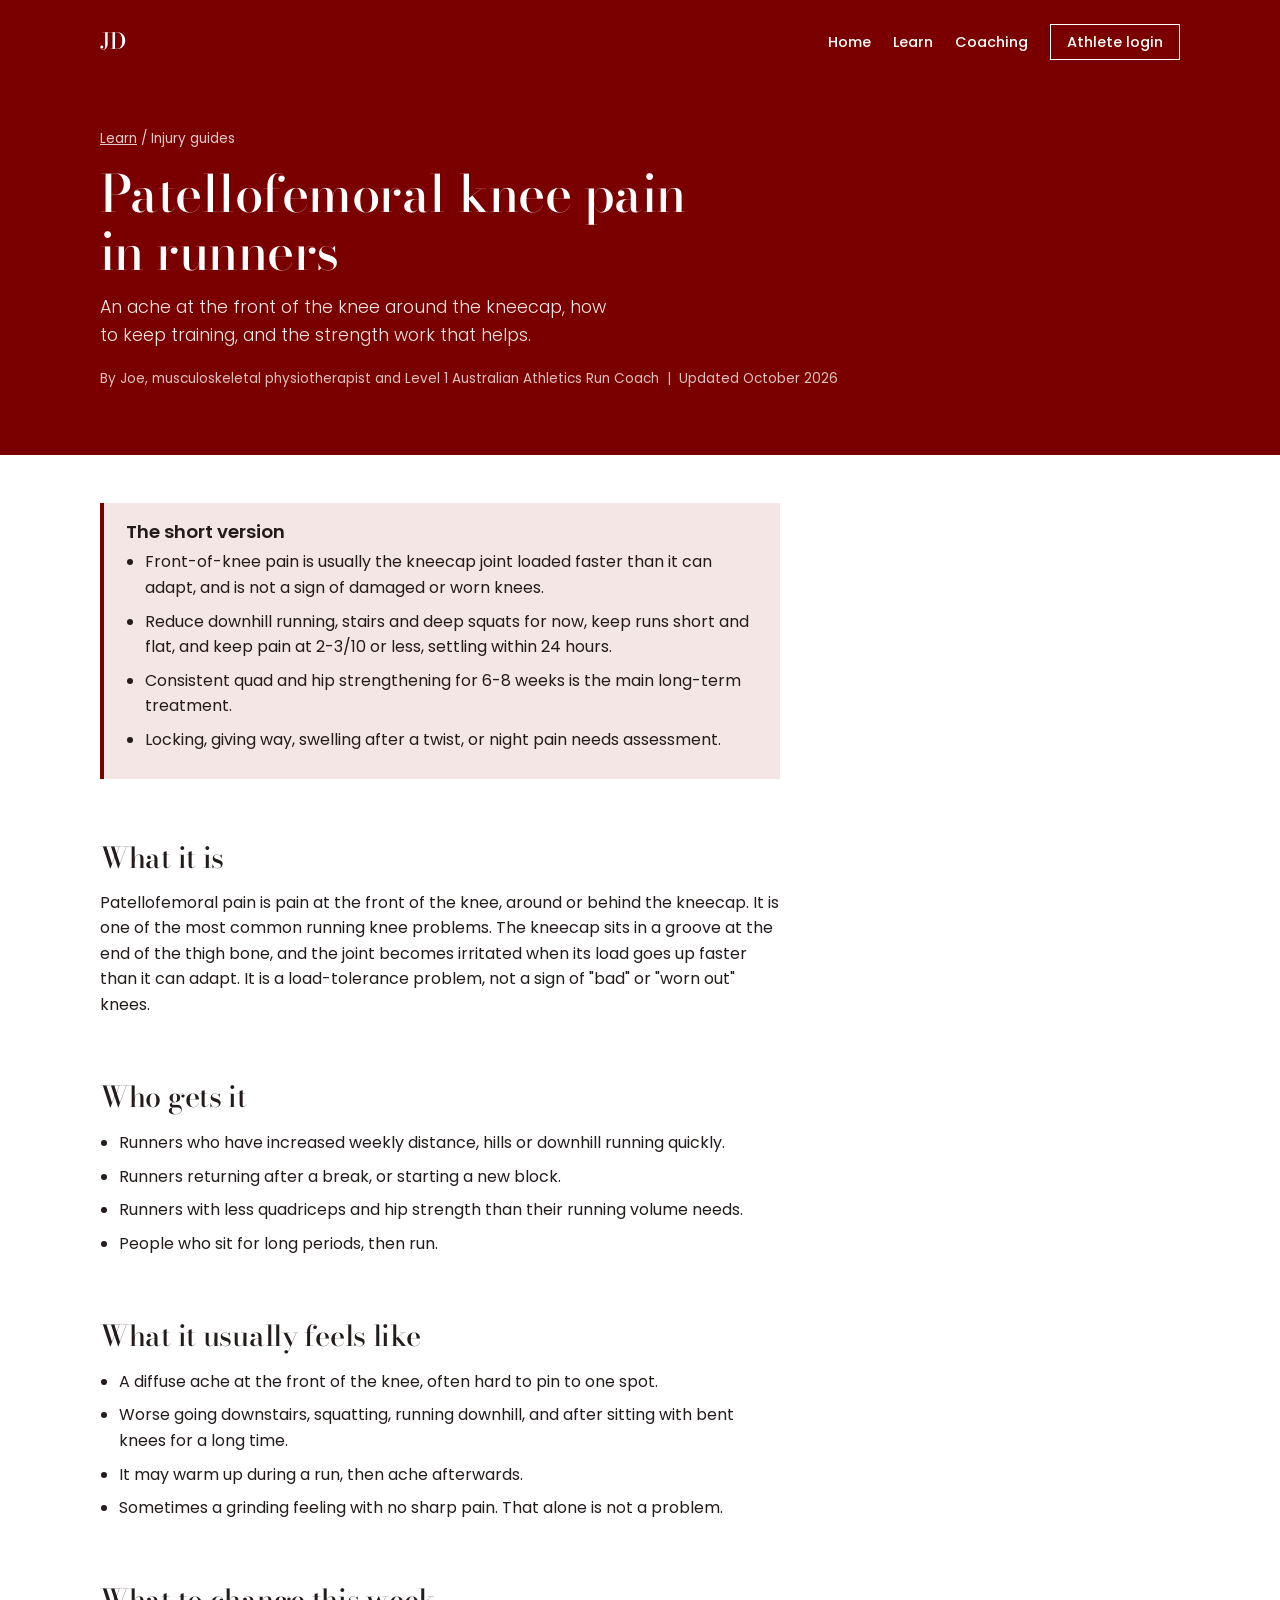
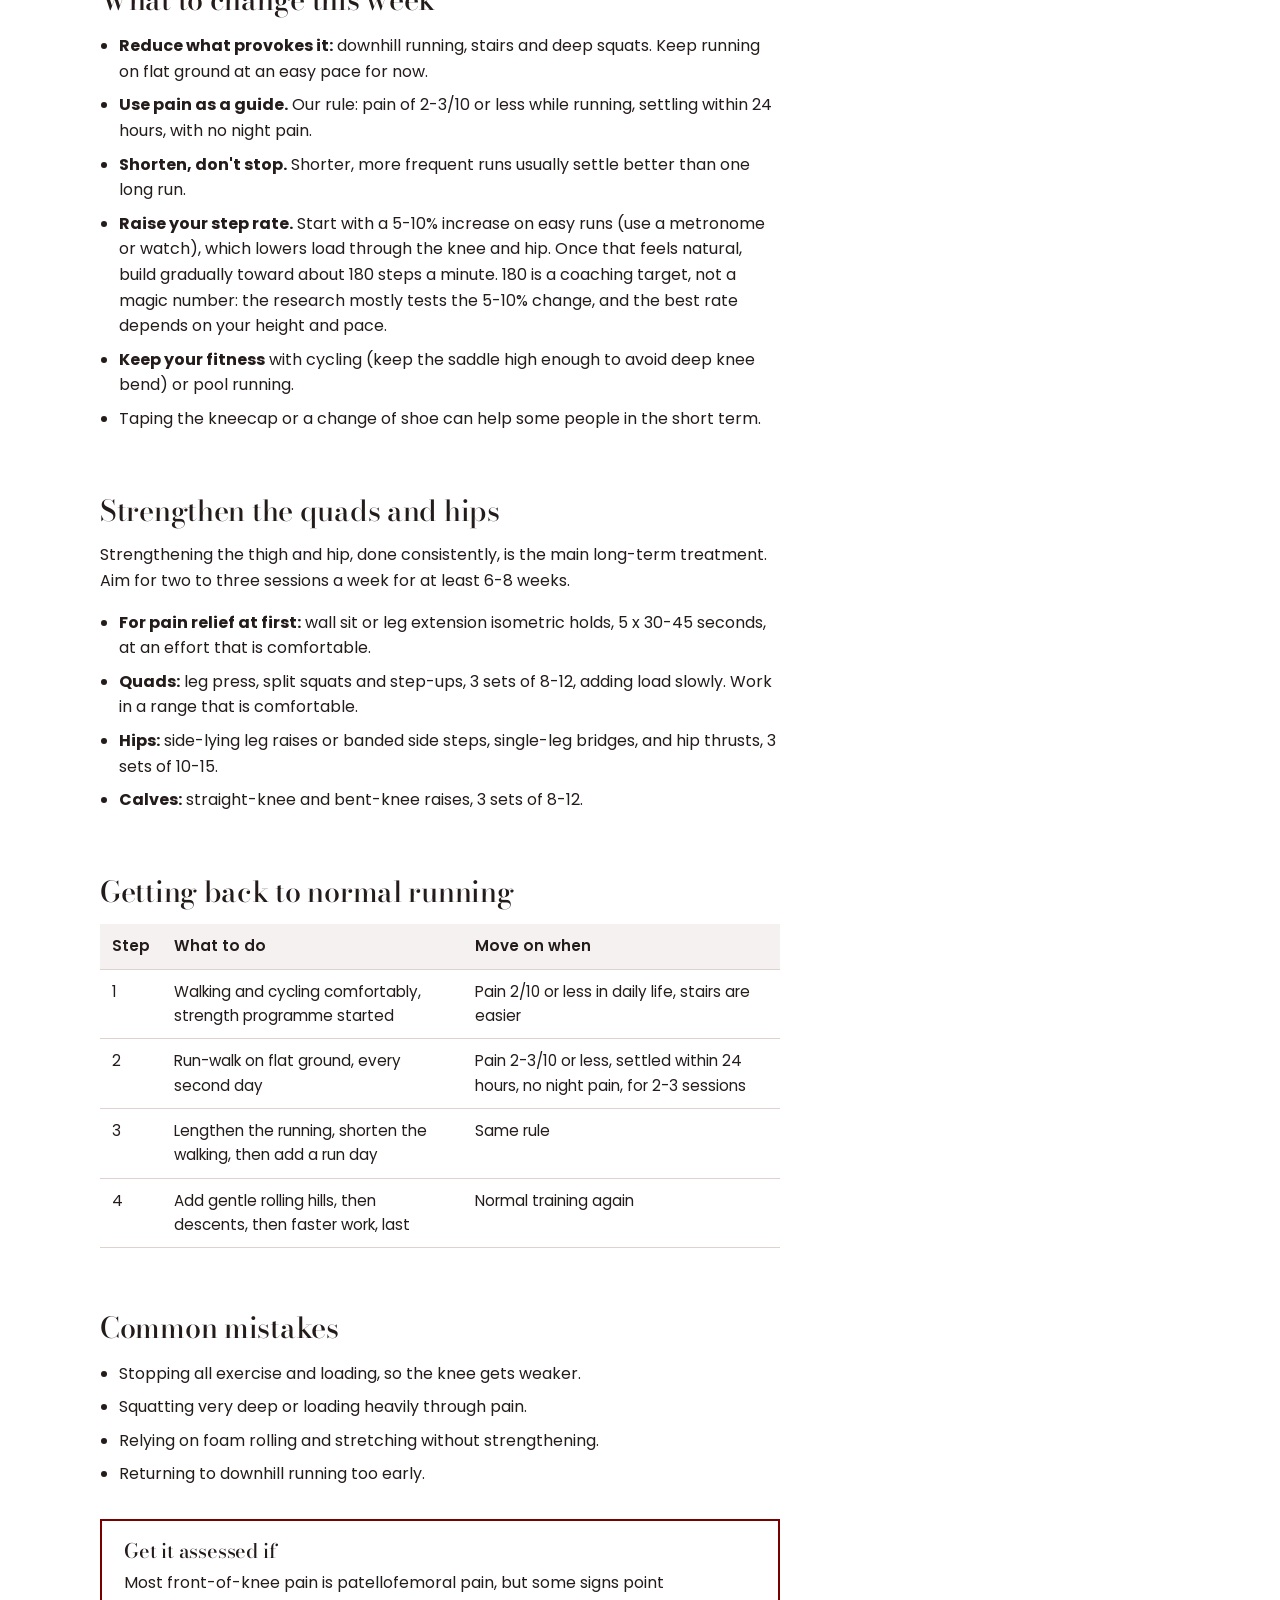
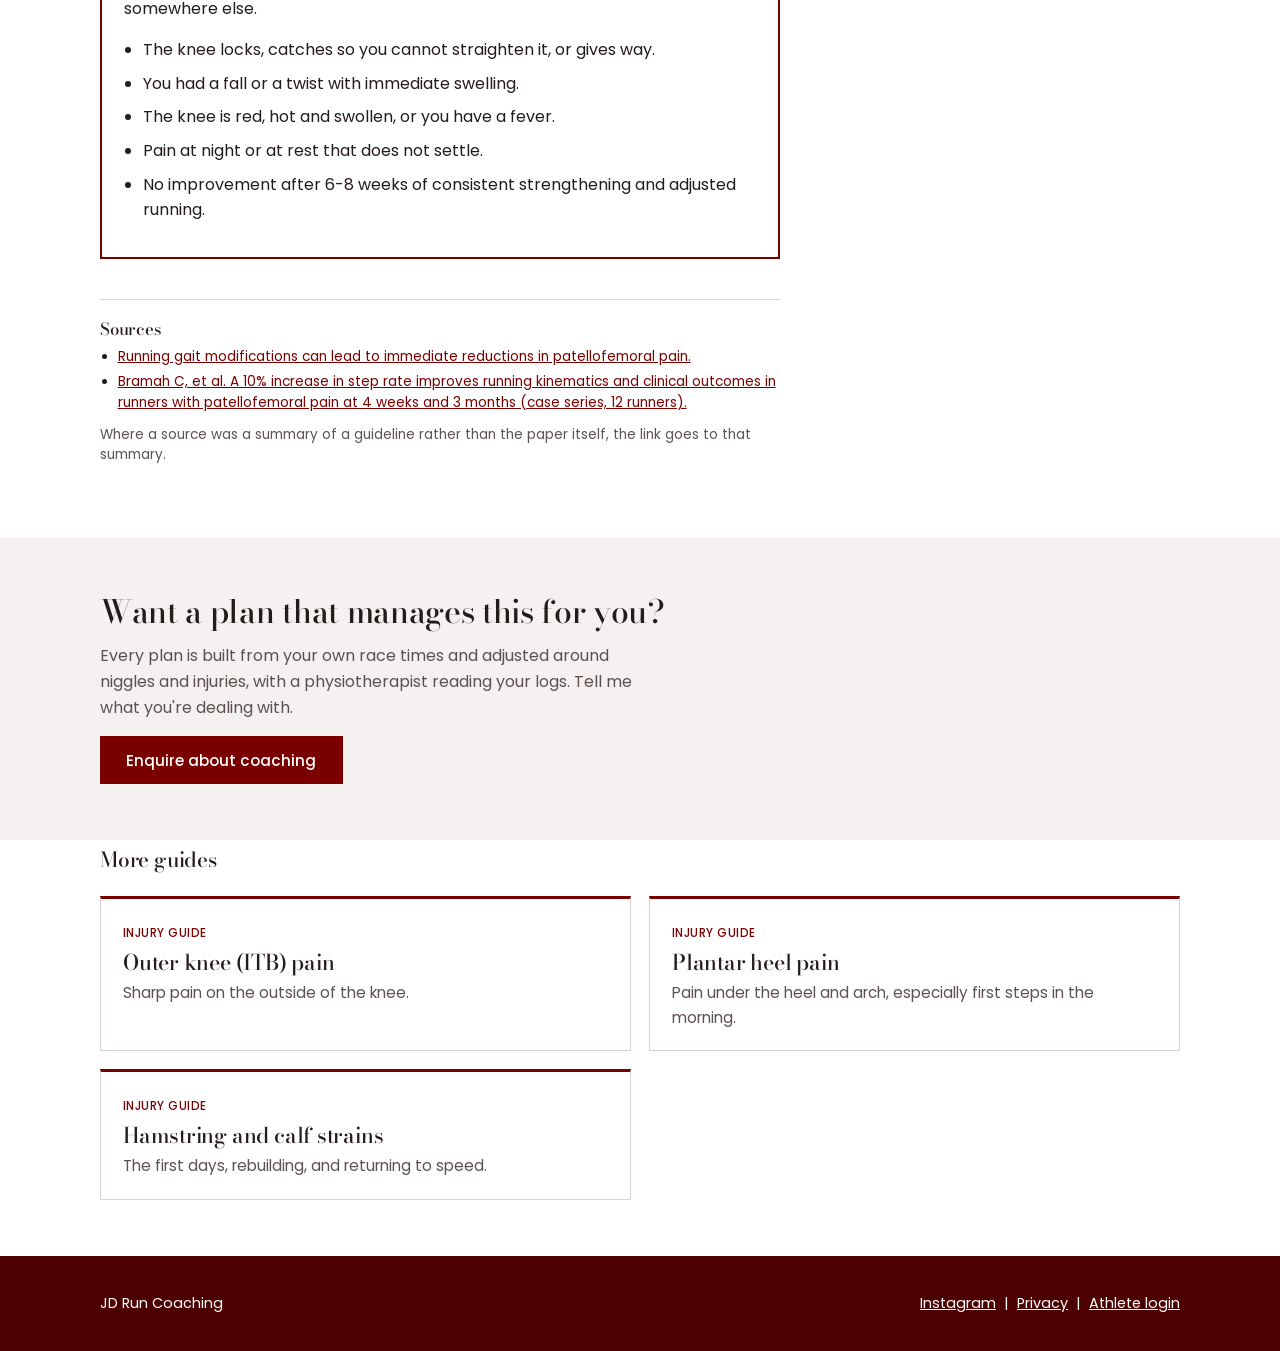
<file: learn/patellofemoral-pain.html>
<!doctype html>
<html lang="en-AU">
<head>
<meta charset="utf-8">
<meta name="viewport" content="width=device-width, initial-scale=1">
<title>Patellofemoral knee pain in runners | JD Run Coaching</title>
<meta name="description" content="An ache at the front of the knee around the kneecap, how to keep training, and the strength work that helps.">
<link rel="icon" href="../assets/favicon.svg" type="image/svg+xml">
<link rel="stylesheet" href="../css/learn.css">
</head>
<body>
<header class="nav on-maroon">
  <div class="wrap">
    <a class="brand" href="../" aria-label="JD Run Coaching, home">JD</a>
    <nav aria-label="Main"><ul>
      <li><a href="../">Home</a></li>
      <li><a href="./">Learn</a></li>
      <li><a href="../#coaching">Coaching</a></li>
      <li><a class="login" href="../portal/">Athlete login</a></li>
    </ul></nav>
  </div>
</header>

<main>
<section class="l-head on-maroon"><div class="wrap">
  <p class="crumb"><a href="./">Learn</a> / Injury guides</p>
  <h1>Patellofemoral knee pain in runners</h1>
  <p class="lead">An ache at the front of the knee around the kneecap, how to keep training, and the strength work that helps.</p>
  <p class="meta">By Joe, musculoskeletal physiotherapist and Level 1 Australian Athletics Run Coach &nbsp;|&nbsp; Updated October 2026</p>
</div></section>
<article class="article"><div class="wrap"><div class="col">
  <div class="summary"><h2>The short version</h2><ul><li>Front-of-knee pain is usually the kneecap joint loaded faster than it can adapt, and is not a sign of damaged or worn knees.</li><li>Reduce downhill running, stairs and deep squats for now, keep runs short and flat, and keep pain at 2-3/10 or less, settling within 24 hours.</li><li>Consistent quad and hip strengthening for 6-8 weeks is the main long-term treatment.</li><li>Locking, giving way, swelling after a twist, or night pain needs assessment.</li></ul></div>

  <h2>What it is</h2>
  <p>Patellofemoral pain is pain at the front of the knee, around or behind the kneecap. It is one of the most common running knee problems. The kneecap sits in a groove at the end of the thigh bone, and the joint becomes irritated when its load goes up faster than it can adapt. It is a load-tolerance problem, not a sign of "bad" or "worn out" knees.</p>

  <h2>Who gets it</h2>
  <ul>
    <li>Runners who have increased weekly distance, hills or downhill running quickly.</li>
    <li>Runners returning after a break, or starting a new block.</li>
    <li>Runners with less quadriceps and hip strength than their running volume needs.</li>
    <li>People who sit for long periods, then run.</li>
  </ul>

  <h2>What it usually feels like</h2>
  <ul>
    <li>A diffuse ache at the front of the knee, often hard to pin to one spot.</li>
    <li>Worse going downstairs, squatting, running downhill, and after sitting with bent knees for a long time.</li>
    <li>It may warm up during a run, then ache afterwards.</li>
    <li>Sometimes a grinding feeling with no sharp pain. That alone is not a problem.</li>
  </ul>

  <h2>What to change this week</h2>
  <ul>
    <li><strong>Reduce what provokes it:</strong> downhill running, stairs and deep squats. Keep running on flat ground at an easy pace for now.</li>
    <li><strong>Use pain as a guide.</strong> Our rule: pain of 2-3/10 or less while running, settling within 24 hours, with no night pain.</li>
    <li><strong>Shorten, don't stop.</strong> Shorter, more frequent runs usually settle better than one long run.</li>
    <li><strong>Raise your step rate.</strong> Start with a 5-10% increase on easy runs (use a metronome or watch), which lowers load through the knee and hip. Once that feels natural, build gradually toward about 180 steps a minute. 180 is a coaching target, not a magic number: the research mostly tests the 5-10% change, and the best rate depends on your height and pace.</li>
    <li><strong>Keep your fitness</strong> with cycling (keep the saddle high enough to avoid deep knee bend) or pool running.</li>
    <li>Taping the kneecap or a change of shoe can help some people in the short term.</li>
  </ul>

  <h2>Strengthen the quads and hips</h2>
  <p>Strengthening the thigh and hip, done consistently, is the main long-term treatment. Aim for two to three sessions a week for at least 6-8 weeks.</p>
  <ul>
    <li><strong>For pain relief at first:</strong> wall sit or leg extension isometric holds, 5 x 30-45 seconds, at an effort that is comfortable.</li>
    <li><strong>Quads:</strong> leg press, split squats and step-ups, 3 sets of 8-12, adding load slowly. Work in a range that is comfortable.</li>
    <li><strong>Hips:</strong> side-lying leg raises or banded side steps, single-leg bridges, and hip thrusts, 3 sets of 10-15.</li>
    <li><strong>Calves:</strong> straight-knee and bent-knee raises, 3 sets of 8-12.</li>
  </ul>

  <h2>Getting back to normal running</h2>
  <table class="tbl">
    <thead><tr><th>Step</th><th>What to do</th><th>Move on when</th></tr></thead>
    <tbody>
      <tr><td>1</td><td>Walking and cycling comfortably, strength programme started</td><td>Pain 2/10 or less in daily life, stairs are easier</td></tr>
      <tr><td>2</td><td>Run-walk on flat ground, every second day</td><td>Pain 2-3/10 or less, settled within 24 hours, no night pain, for 2-3 sessions</td></tr>
      <tr><td>3</td><td>Lengthen the running, shorten the walking, then add a run day</td><td>Same rule</td></tr>
      <tr><td>4</td><td>Add gentle rolling hills, then descents, then faster work, last</td><td>Normal training again</td></tr>
    </tbody>
  </table>

  <h2>Common mistakes</h2>
  <ul>
    <li>Stopping all exercise and loading, so the knee gets weaker.</li>
    <li>Squatting very deep or loading heavily through pain.</li>
    <li>Relying on foam rolling and stretching without strengthening.</li>
    <li>Returning to downhill running too early.</li>
  </ul>

  <div class="flags"><h2>Get it assessed if</h2><p>Most front-of-knee pain is patellofemoral pain, but some signs point somewhere else.</p>
    <ul>
      <li>The knee locks, catches so you cannot straighten it, or gives way.</li>
      <li>You had a fall or a twist with immediate swelling.</li>
      <li>The knee is red, hot and swollen, or you have a fever.</li>
      <li>Pain at night or at rest that does not settle.</li>
      <li>No improvement after 6-8 weeks of consistent strengthening and adjusted running.</li>
    </ul></div>
  <div class="sources"><h2>Sources</h2><ul><li><a href="https://pmc.ncbi.nlm.nih.gov/articles/PMC9884822" rel="noopener">Running gait modifications can lead to immediate reductions in patellofemoral pain.</a></li><li><a href="https://salford-repository.worktribe.com/output/1365890/a-10-increase-in-step-rate-improves-running-kinematics-and-clinical-outcomes-in-runners-with-patellofemoral-pain-at-4-weeks-and-3-months" rel="noopener">Bramah C, et al. A 10% increase in step rate improves running kinematics and clinical outcomes in runners with patellofemoral pain at 4 weeks and 3 months (case series, 12 runners).</a></li></ul><p>Where a source was a summary of a guideline rather than the paper itself, the link goes to that summary.</p></div>
</div></div></article>
<section class="cta"><div class="wrap">
  <h2>Want a plan that manages this for you?</h2>
  <p>Every plan is built from your own race times and adjusted around niggles and injuries, with a physiotherapist reading your logs. Tell me what you're dealing with.</p>
  <a class="btn" href="../#enquire">Enquire about coaching</a>
</div></section>
<section class="related"><div class="wrap"><h2>More guides</h2><div class="cards"><a class="card" href="lateral-knee-pain.html"><span class="tag">Injury guide</span><h3>Outer knee (ITB) pain</h3><p>Sharp pain on the outside of the knee.</p></a><a class="card" href="plantar-heel-pain.html"><span class="tag">Injury guide</span><h3>Plantar heel pain</h3><p>Pain under the heel and arch, especially first steps in the morning.</p></a><a class="card" href="muscle-strains.html"><span class="tag">Injury guide</span><h3>Hamstring and calf strains</h3><p>The first days, rebuilding, and returning to speed.</p></a></div></div></section>
</main>

<footer class="on-maroon">
  <div class="wrap">
    <span>JD Run Coaching</span>
    <span><a href="https://www.instagram.com/jdruncoaching" rel="noopener">Instagram</a> &nbsp;|&nbsp; <a href="../privacy.html">Privacy</a> &nbsp;|&nbsp; <a href="../portal/">Athlete login</a></span>
  </div>
</footer>
</body>
</html>
</file>
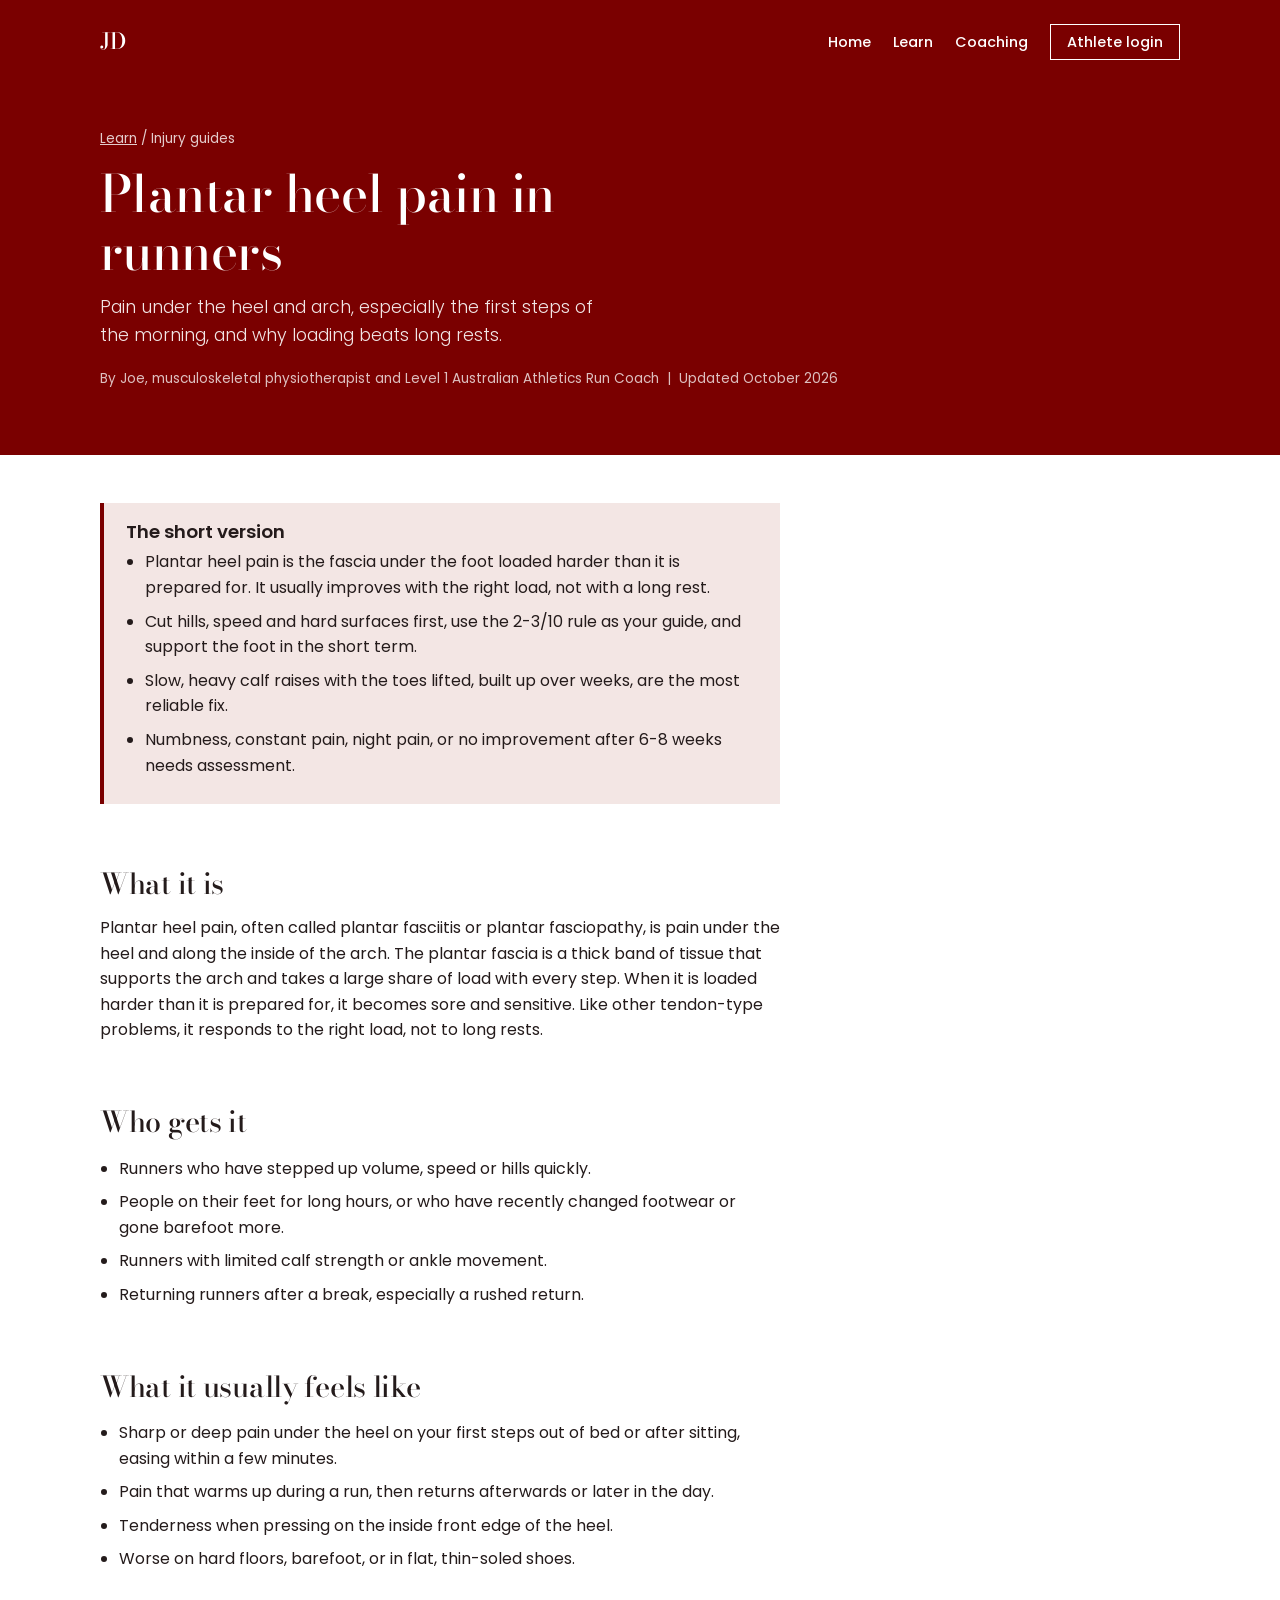
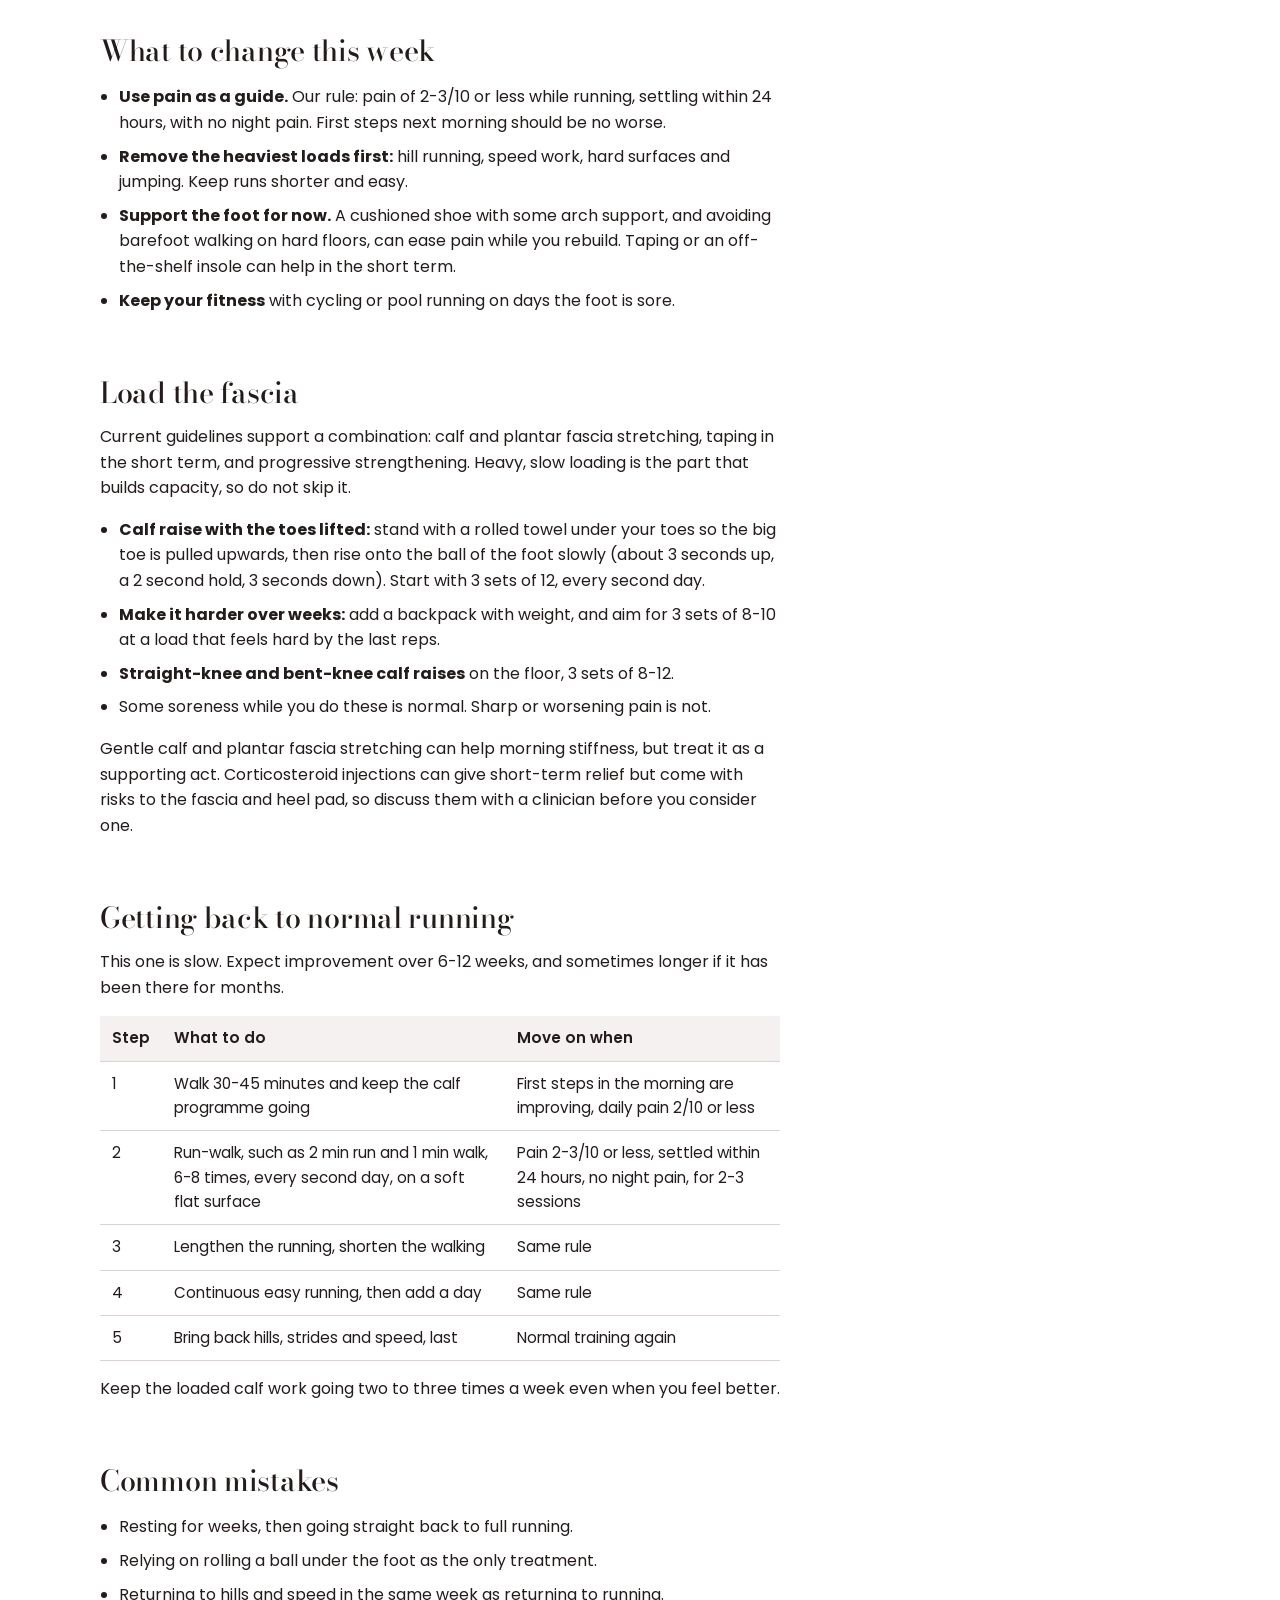
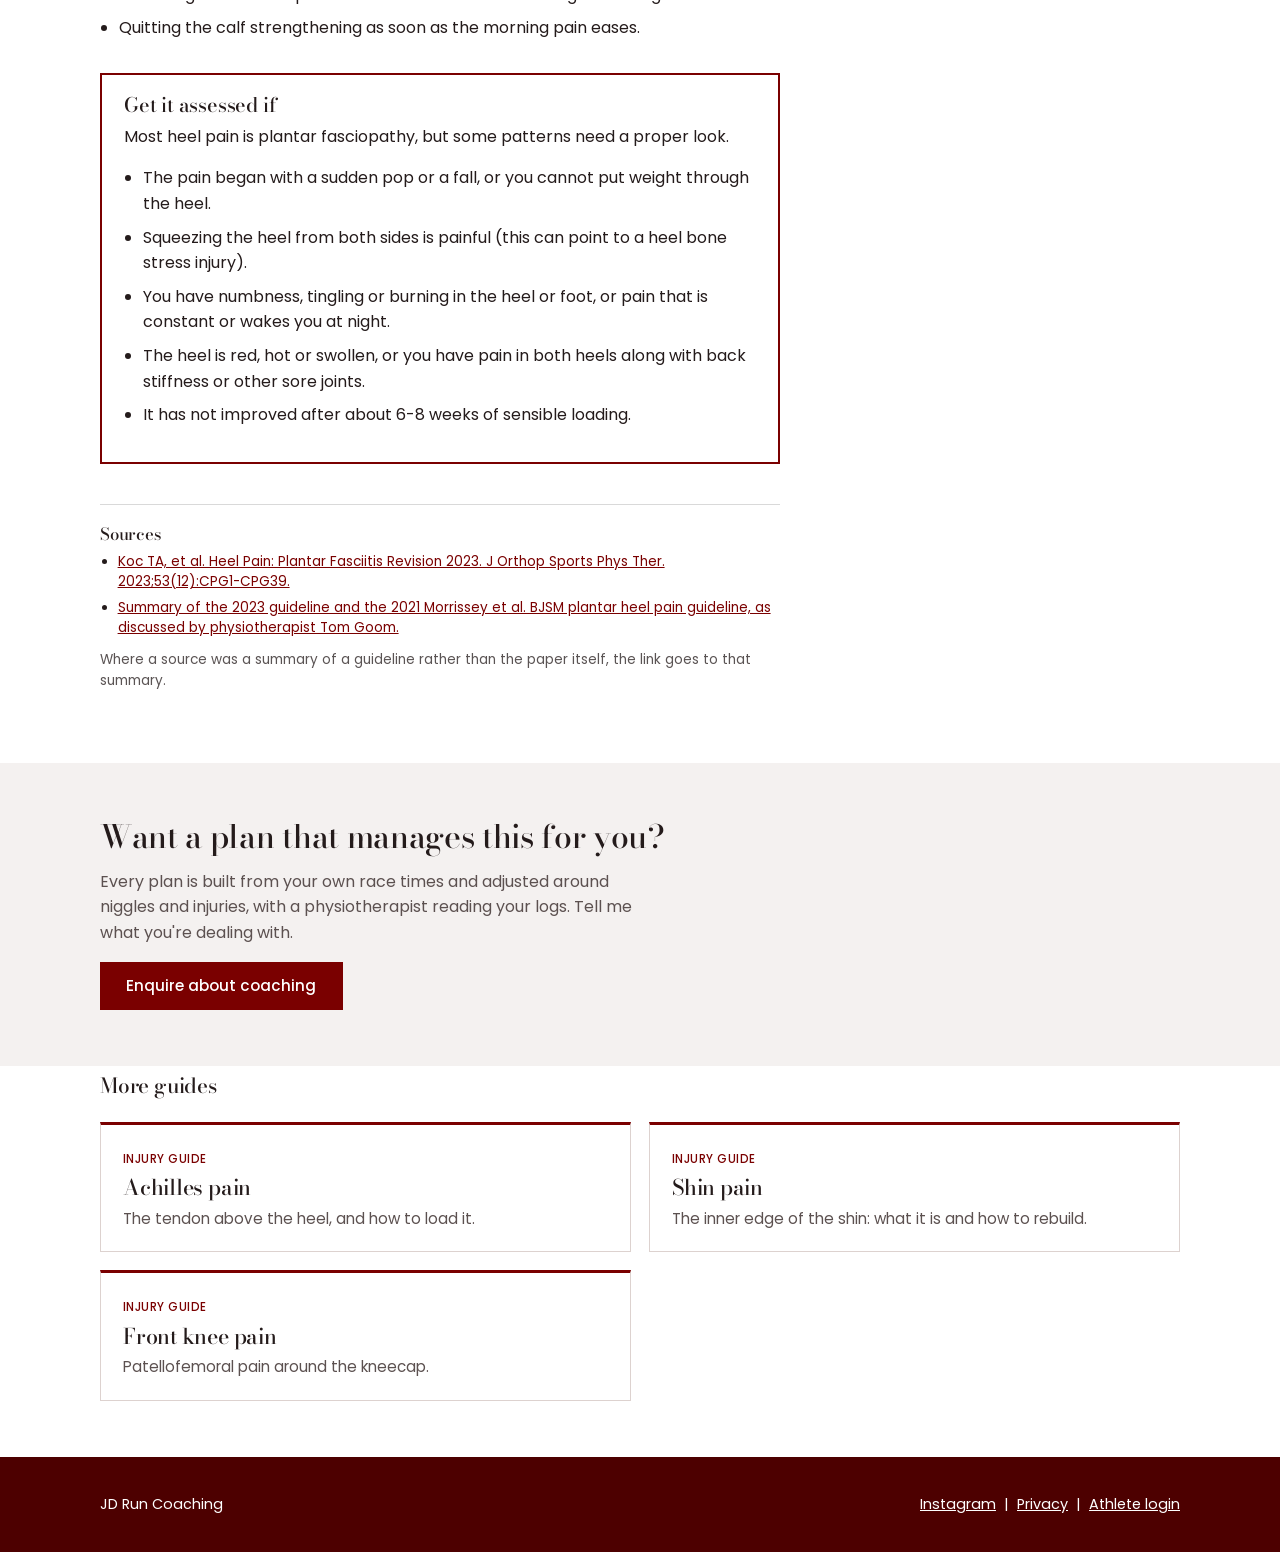
<file: learn/plantar-heel-pain.html>
<!doctype html>
<html lang="en-AU">
<head>
<meta charset="utf-8">
<meta name="viewport" content="width=device-width, initial-scale=1">
<title>Plantar heel pain in runners | JD Run Coaching</title>
<meta name="description" content="Pain under the heel and arch, especially the first steps of the morning, and why loading beats long rests.">
<link rel="icon" href="../assets/favicon.svg" type="image/svg+xml">
<link rel="stylesheet" href="../css/learn.css">
</head>
<body>
<header class="nav on-maroon">
  <div class="wrap">
    <a class="brand" href="../" aria-label="JD Run Coaching, home">JD</a>
    <nav aria-label="Main"><ul>
      <li><a href="../">Home</a></li>
      <li><a href="./">Learn</a></li>
      <li><a href="../#coaching">Coaching</a></li>
      <li><a class="login" href="../portal/">Athlete login</a></li>
    </ul></nav>
  </div>
</header>

<main>
<section class="l-head on-maroon"><div class="wrap">
  <p class="crumb"><a href="./">Learn</a> / Injury guides</p>
  <h1>Plantar heel pain in runners</h1>
  <p class="lead">Pain under the heel and arch, especially the first steps of the morning, and why loading beats long rests.</p>
  <p class="meta">By Joe, musculoskeletal physiotherapist and Level 1 Australian Athletics Run Coach &nbsp;|&nbsp; Updated October 2026</p>
</div></section>
<article class="article"><div class="wrap"><div class="col">
  <div class="summary"><h2>The short version</h2><ul><li>Plantar heel pain is the fascia under the foot loaded harder than it is prepared for. It usually improves with the right load, not with a long rest.</li><li>Cut hills, speed and hard surfaces first, use the 2-3/10 rule as your guide, and support the foot in the short term.</li><li>Slow, heavy calf raises with the toes lifted, built up over weeks, are the most reliable fix.</li><li>Numbness, constant pain, night pain, or no improvement after 6-8 weeks needs assessment.</li></ul></div>

  <h2>What it is</h2>
  <p>Plantar heel pain, often called plantar fasciitis or plantar fasciopathy, is pain under the heel and along the inside of the arch. The plantar fascia is a thick band of tissue that supports the arch and takes a large share of load with every step. When it is loaded harder than it is prepared for, it becomes sore and sensitive. Like other tendon-type problems, it responds to the right load, not to long rests.</p>

  <h2>Who gets it</h2>
  <ul>
    <li>Runners who have stepped up volume, speed or hills quickly.</li>
    <li>People on their feet for long hours, or who have recently changed footwear or gone barefoot more.</li>
    <li>Runners with limited calf strength or ankle movement.</li>
    <li>Returning runners after a break, especially a rushed return.</li>
  </ul>

  <h2>What it usually feels like</h2>
  <ul>
    <li>Sharp or deep pain under the heel on your first steps out of bed or after sitting, easing within a few minutes.</li>
    <li>Pain that warms up during a run, then returns afterwards or later in the day.</li>
    <li>Tenderness when pressing on the inside front edge of the heel.</li>
    <li>Worse on hard floors, barefoot, or in flat, thin-soled shoes.</li>
  </ul>

  <h2>What to change this week</h2>
  <ul>
    <li><strong>Use pain as a guide.</strong> Our rule: pain of 2-3/10 or less while running, settling within 24 hours, with no night pain. First steps next morning should be no worse.</li>
    <li><strong>Remove the heaviest loads first:</strong> hill running, speed work, hard surfaces and jumping. Keep runs shorter and easy.</li>
    <li><strong>Support the foot for now.</strong> A cushioned shoe with some arch support, and avoiding barefoot walking on hard floors, can ease pain while you rebuild. Taping or an off-the-shelf insole can help in the short term.</li>
    <li><strong>Keep your fitness</strong> with cycling or pool running on days the foot is sore.</li>
  </ul>

  <h2>Load the fascia</h2>
  <p>Current guidelines support a combination: calf and plantar fascia stretching, taping in the short term, and progressive strengthening. Heavy, slow loading is the part that builds capacity, so do not skip it.</p>
  <ul>
    <li><strong>Calf raise with the toes lifted:</strong> stand with a rolled towel under your toes so the big toe is pulled upwards, then rise onto the ball of the foot slowly (about 3 seconds up, a 2 second hold, 3 seconds down). Start with 3 sets of 12, every second day.</li>
    <li><strong>Make it harder over weeks:</strong> add a backpack with weight, and aim for 3 sets of 8-10 at a load that feels hard by the last reps.</li>
    <li><strong>Straight-knee and bent-knee calf raises</strong> on the floor, 3 sets of 8-12.</li>
    <li>Some soreness while you do these is normal. Sharp or worsening pain is not.</li>
  </ul>
  <p>Gentle calf and plantar fascia stretching can help morning stiffness, but treat it as a supporting act. Corticosteroid injections can give short-term relief but come with risks to the fascia and heel pad, so discuss them with a clinician before you consider one.</p>

  <h2>Getting back to normal running</h2>
  <p>This one is slow. Expect improvement over 6-12 weeks, and sometimes longer if it has been there for months.</p>
  <table class="tbl">
    <thead><tr><th>Step</th><th>What to do</th><th>Move on when</th></tr></thead>
    <tbody>
      <tr><td>1</td><td>Walk 30-45 minutes and keep the calf programme going</td><td>First steps in the morning are improving, daily pain 2/10 or less</td></tr>
      <tr><td>2</td><td>Run-walk, such as 2 min run and 1 min walk, 6-8 times, every second day, on a soft flat surface</td><td>Pain 2-3/10 or less, settled within 24 hours, no night pain, for 2-3 sessions</td></tr>
      <tr><td>3</td><td>Lengthen the running, shorten the walking</td><td>Same rule</td></tr>
      <tr><td>4</td><td>Continuous easy running, then add a day</td><td>Same rule</td></tr>
      <tr><td>5</td><td>Bring back hills, strides and speed, last</td><td>Normal training again</td></tr>
    </tbody>
  </table>
  <p>Keep the loaded calf work going two to three times a week even when you feel better.</p>

  <h2>Common mistakes</h2>
  <ul>
    <li>Resting for weeks, then going straight back to full running.</li>
    <li>Relying on rolling a ball under the foot as the only treatment.</li>
    <li>Returning to hills and speed in the same week as returning to running.</li>
    <li>Quitting the calf strengthening as soon as the morning pain eases.</li>
  </ul>

  <div class="flags"><h2>Get it assessed if</h2><p>Most heel pain is plantar fasciopathy, but some patterns need a proper look.</p>
    <ul>
      <li>The pain began with a sudden pop or a fall, or you cannot put weight through the heel.</li>
      <li>Squeezing the heel from both sides is painful (this can point to a heel bone stress injury).</li>
      <li>You have numbness, tingling or burning in the heel or foot, or pain that is constant or wakes you at night.</li>
      <li>The heel is red, hot or swollen, or you have pain in both heels along with back stiffness or other sore joints.</li>
      <li>It has not improved after about 6-8 weeks of sensible loading.</li>
    </ul></div>
  <div class="sources"><h2>Sources</h2><ul><li><a href="https://doi.org/10.2519/jospt.2023.0303" rel="noopener">Koc TA, et al. Heel Pain: Plantar Fasciitis Revision 2023. J Orthop Sports Phys Ther. 2023;53(12):CPG1-CPG39.</a></li><li><a href="https://www.running-physio.com/heel-pain-guidelines/" rel="noopener">Summary of the 2023 guideline and the 2021 Morrissey et al. BJSM plantar heel pain guideline, as discussed by physiotherapist Tom Goom.</a></li></ul><p>Where a source was a summary of a guideline rather than the paper itself, the link goes to that summary.</p></div>
</div></div></article>
<section class="cta"><div class="wrap">
  <h2>Want a plan that manages this for you?</h2>
  <p>Every plan is built from your own race times and adjusted around niggles and injuries, with a physiotherapist reading your logs. Tell me what you're dealing with.</p>
  <a class="btn" href="../#enquire">Enquire about coaching</a>
</div></section>
<section class="related"><div class="wrap"><h2>More guides</h2><div class="cards"><a class="card" href="achilles-pain.html"><span class="tag">Injury guide</span><h3>Achilles pain</h3><p>The tendon above the heel, and how to load it.</p></a><a class="card" href="shin-pain.html"><span class="tag">Injury guide</span><h3>Shin pain</h3><p>The inner edge of the shin: what it is and how to rebuild.</p></a><a class="card" href="patellofemoral-pain.html"><span class="tag">Injury guide</span><h3>Front knee pain</h3><p>Patellofemoral pain around the kneecap.</p></a></div></div></section>
</main>

<footer class="on-maroon">
  <div class="wrap">
    <span>JD Run Coaching</span>
    <span><a href="https://www.instagram.com/jdruncoaching" rel="noopener">Instagram</a> &nbsp;|&nbsp; <a href="../privacy.html">Privacy</a> &nbsp;|&nbsp; <a href="../portal/">Athlete login</a></span>
  </div>
</footer>
</body>
</html>
</file>
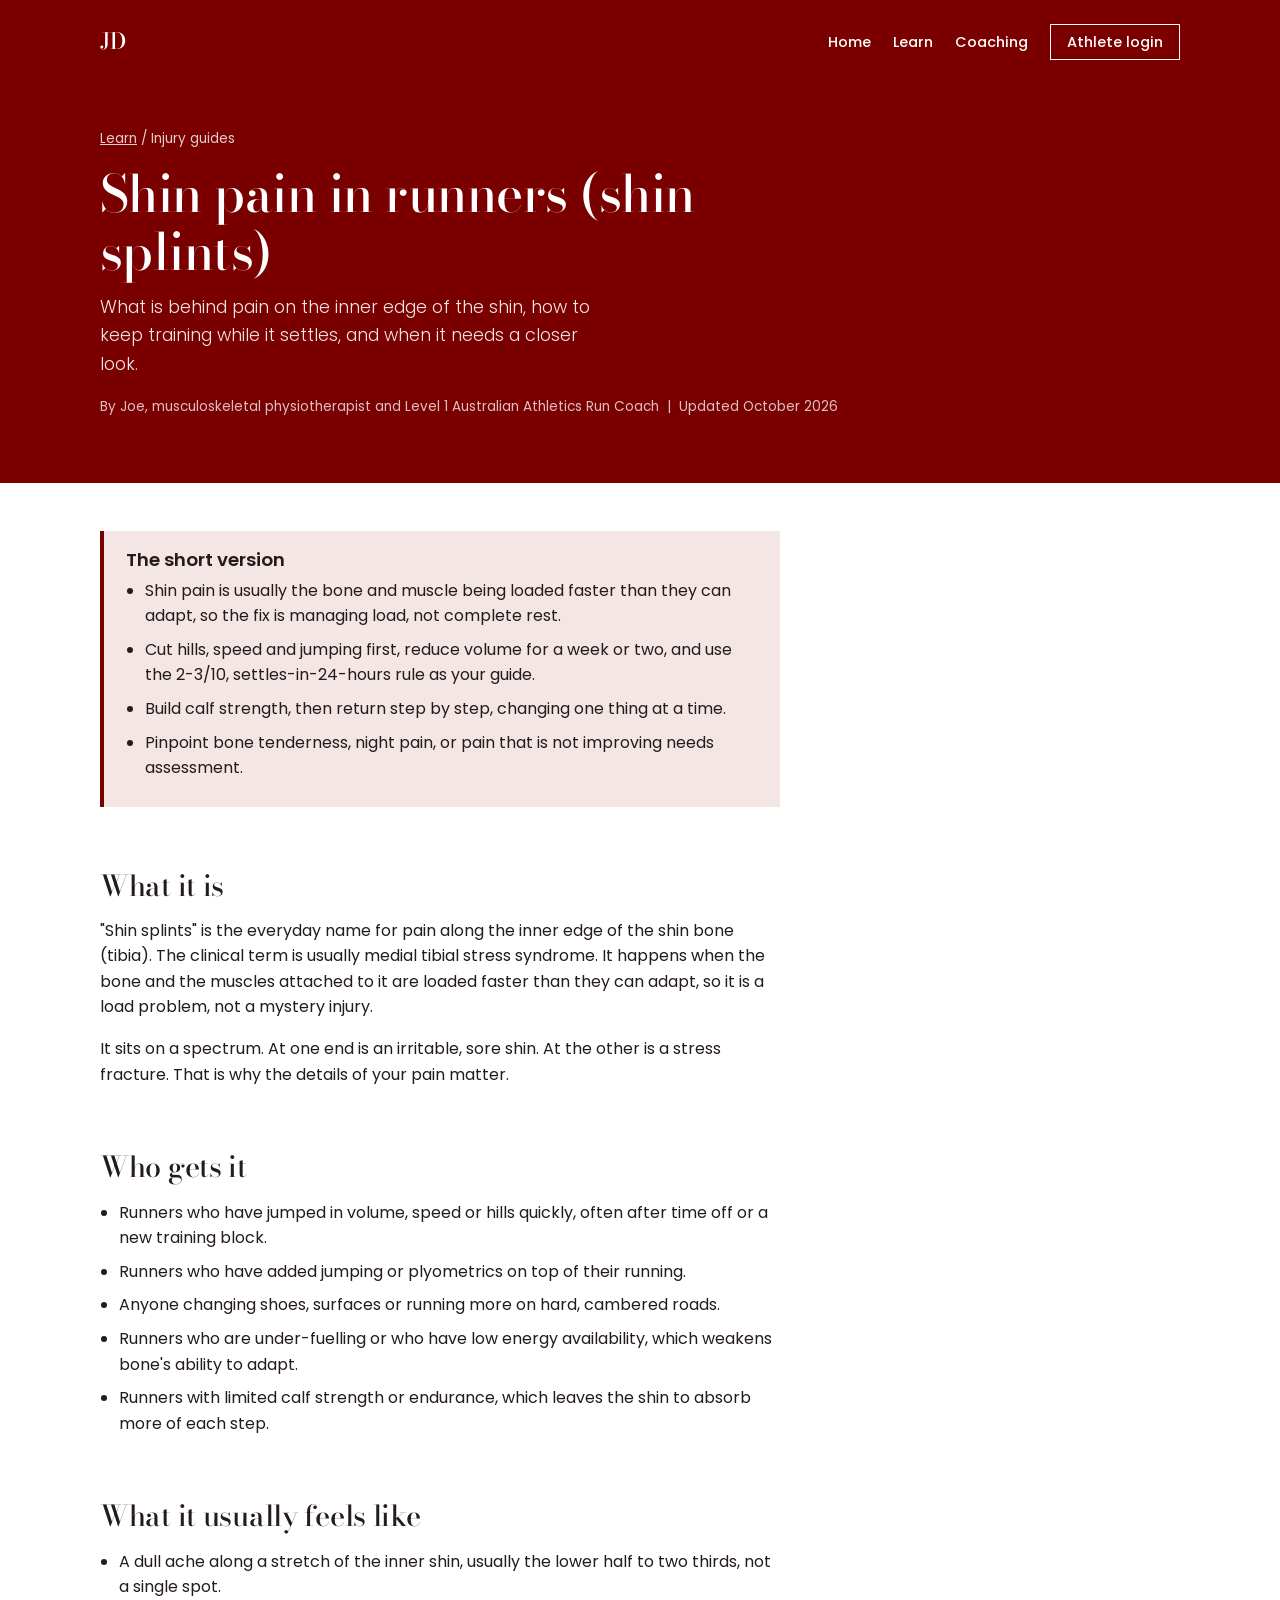
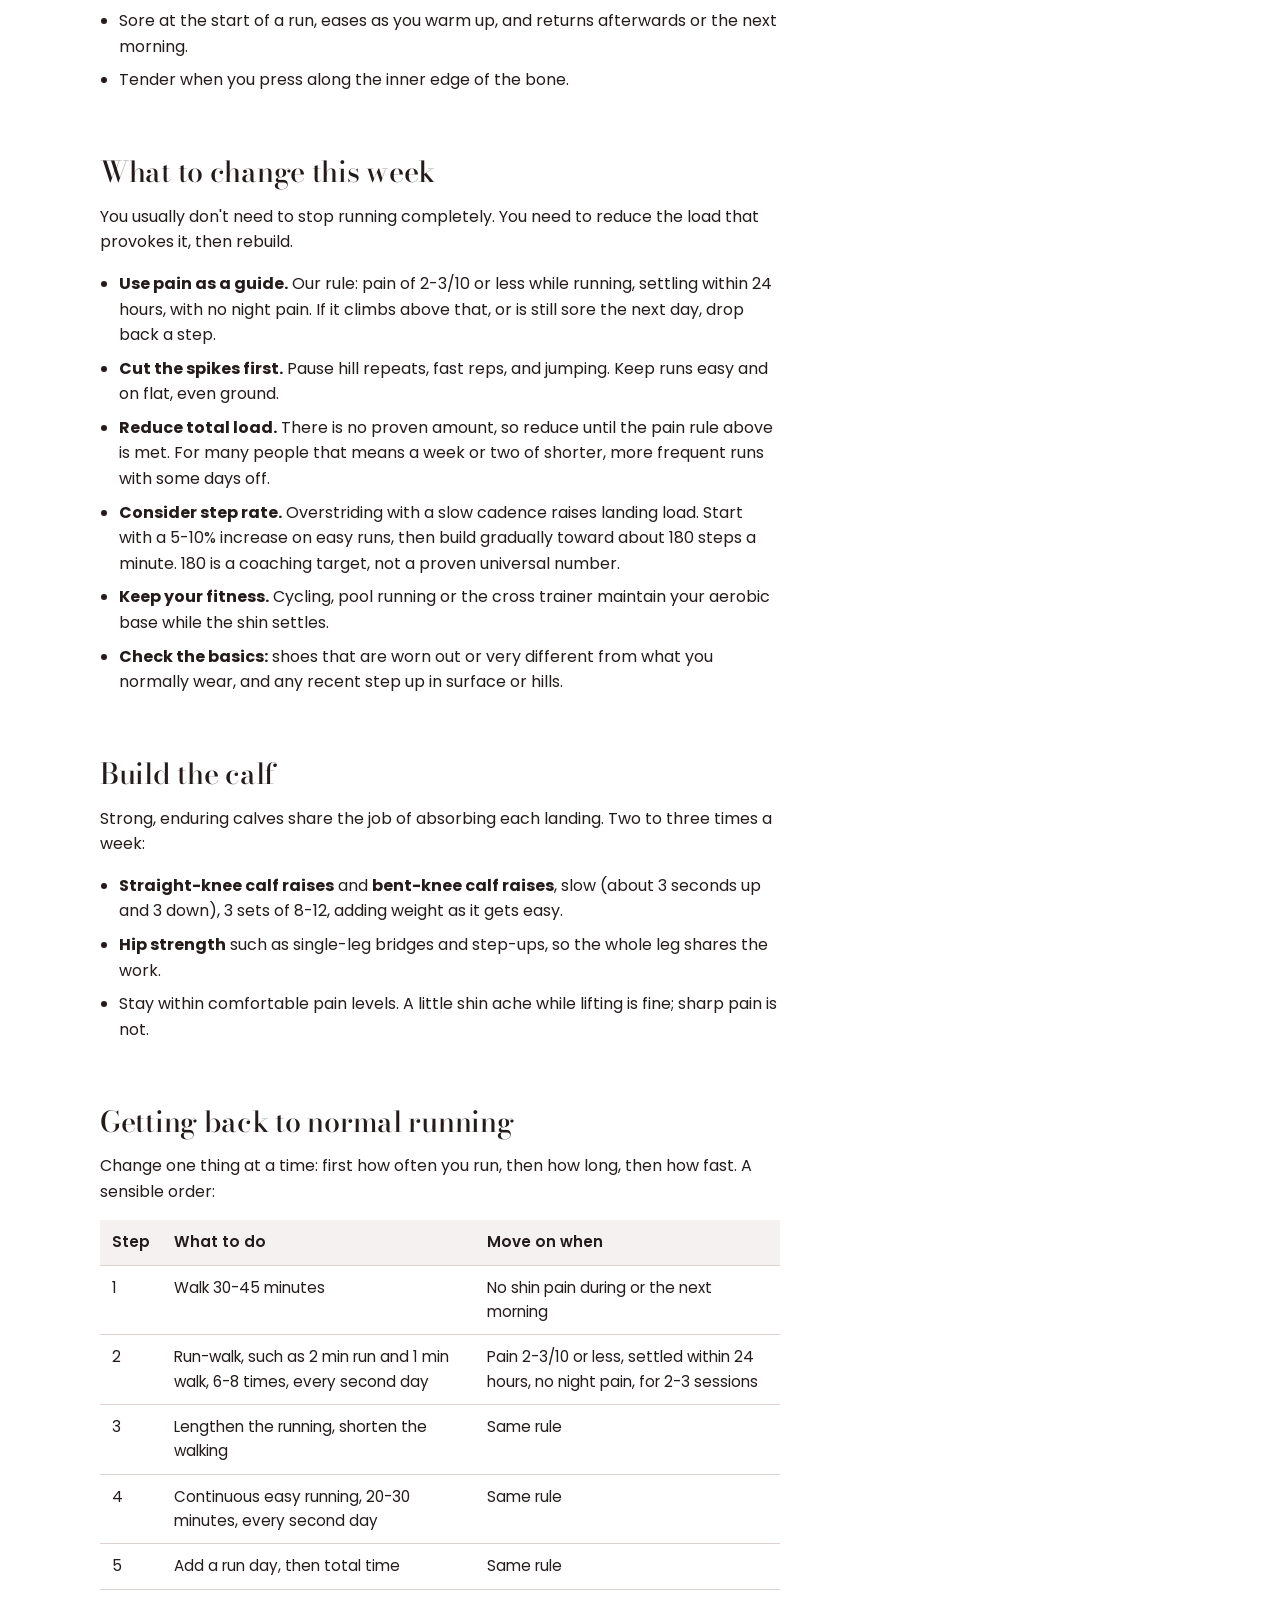
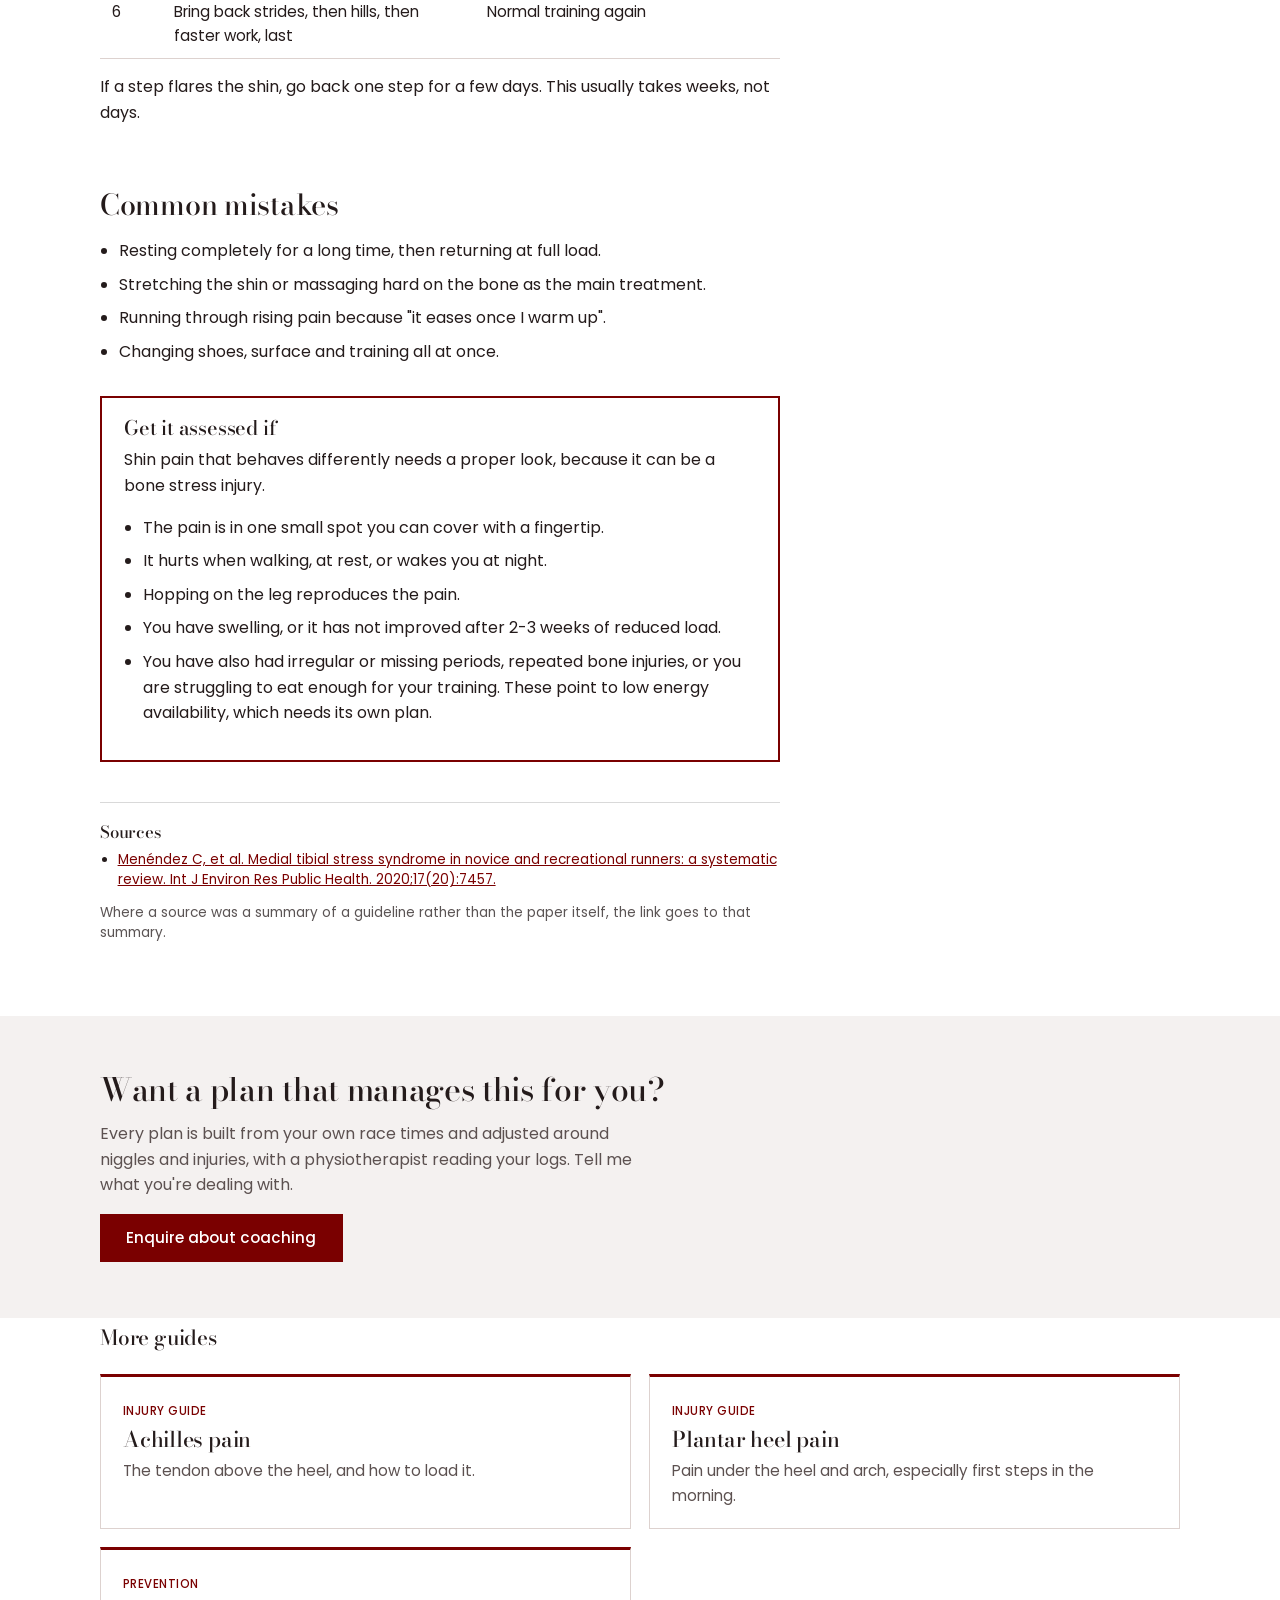
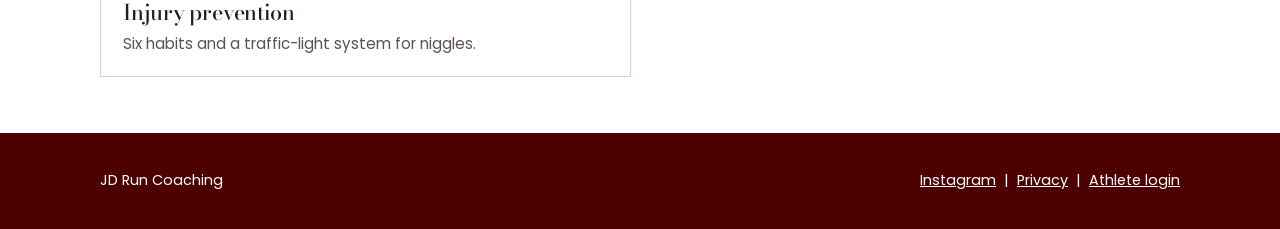
<file: learn/shin-pain.html>
<!doctype html>
<html lang="en-AU">
<head>
<meta charset="utf-8">
<meta name="viewport" content="width=device-width, initial-scale=1">
<title>Shin pain in runners | JD Run Coaching</title>
<meta name="description" content="What is behind pain on the inner edge of the shin, how to keep training while it settles, and when it needs a closer look.">
<link rel="icon" href="../assets/favicon.svg" type="image/svg+xml">
<link rel="stylesheet" href="../css/learn.css">
</head>
<body>
<header class="nav on-maroon">
  <div class="wrap">
    <a class="brand" href="../" aria-label="JD Run Coaching, home">JD</a>
    <nav aria-label="Main"><ul>
      <li><a href="../">Home</a></li>
      <li><a href="./">Learn</a></li>
      <li><a href="../#coaching">Coaching</a></li>
      <li><a class="login" href="../portal/">Athlete login</a></li>
    </ul></nav>
  </div>
</header>

<main>
<section class="l-head on-maroon"><div class="wrap">
  <p class="crumb"><a href="./">Learn</a> / Injury guides</p>
  <h1>Shin pain in runners (shin splints)</h1>
  <p class="lead">What is behind pain on the inner edge of the shin, how to keep training while it settles, and when it needs a closer look.</p>
  <p class="meta">By Joe, musculoskeletal physiotherapist and Level 1 Australian Athletics Run Coach &nbsp;|&nbsp; Updated October 2026</p>
</div></section>
<article class="article"><div class="wrap"><div class="col">
  <div class="summary"><h2>The short version</h2><ul><li>Shin pain is usually the bone and muscle being loaded faster than they can adapt, so the fix is managing load, not complete rest.</li><li>Cut hills, speed and jumping first, reduce volume for a week or two, and use the 2-3/10, settles-in-24-hours rule as your guide.</li><li>Build calf strength, then return step by step, changing one thing at a time.</li><li>Pinpoint bone tenderness, night pain, or pain that is not improving needs assessment.</li></ul></div>

  <h2>What it is</h2>
  <p>"Shin splints" is the everyday name for pain along the inner edge of the shin bone (tibia). The clinical term is usually medial tibial stress syndrome. It happens when the bone and the muscles attached to it are loaded faster than they can adapt, so it is a load problem, not a mystery injury.</p>
  <p>It sits on a spectrum. At one end is an irritable, sore shin. At the other is a stress fracture. That is why the details of your pain matter.</p>

  <h2>Who gets it</h2>
  <ul>
    <li>Runners who have jumped in volume, speed or hills quickly, often after time off or a new training block.</li>
    <li>Runners who have added jumping or plyometrics on top of their running.</li>
    <li>Anyone changing shoes, surfaces or running more on hard, cambered roads.</li>
    <li>Runners who are under-fuelling or who have low energy availability, which weakens bone's ability to adapt.</li>
    <li>Runners with limited calf strength or endurance, which leaves the shin to absorb more of each step.</li>
  </ul>

  <h2>What it usually feels like</h2>
  <ul>
    <li>A dull ache along a stretch of the inner shin, usually the lower half to two thirds, not a single spot.</li>
    <li>Sore at the start of a run, eases as you warm up, and returns afterwards or the next morning.</li>
    <li>Tender when you press along the inner edge of the bone.</li>
  </ul>

  <h2>What to change this week</h2>
  <p>You usually don't need to stop running completely. You need to reduce the load that provokes it, then rebuild.</p>
  <ul>
    <li><strong>Use pain as a guide.</strong> Our rule: pain of 2-3/10 or less while running, settling within 24 hours, with no night pain. If it climbs above that, or is still sore the next day, drop back a step.</li>
    <li><strong>Cut the spikes first.</strong> Pause hill repeats, fast reps, and jumping. Keep runs easy and on flat, even ground.</li>
    <li><strong>Reduce total load.</strong> There is no proven amount, so reduce until the pain rule above is met. For many people that means a week or two of shorter, more frequent runs with some days off.</li>
    <li><strong>Consider step rate.</strong> Overstriding with a slow cadence raises landing load. Start with a 5-10% increase on easy runs, then build gradually toward about 180 steps a minute. 180 is a coaching target, not a proven universal number.</li>
    <li><strong>Keep your fitness.</strong> Cycling, pool running or the cross trainer maintain your aerobic base while the shin settles.</li>
    <li><strong>Check the basics:</strong> shoes that are worn out or very different from what you normally wear, and any recent step up in surface or hills.</li>
  </ul>

  <h2>Build the calf</h2>
  <p>Strong, enduring calves share the job of absorbing each landing. Two to three times a week:</p>
  <ul>
    <li><strong>Straight-knee calf raises</strong> and <strong>bent-knee calf raises</strong>, slow (about 3 seconds up and 3 down), 3 sets of 8-12, adding weight as it gets easy.</li>
    <li><strong>Hip strength</strong> such as single-leg bridges and step-ups, so the whole leg shares the work.</li>
    <li>Stay within comfortable pain levels. A little shin ache while lifting is fine; sharp pain is not.</li>
  </ul>

  <h2>Getting back to normal running</h2>
  <p>Change one thing at a time: first how often you run, then how long, then how fast. A sensible order:</p>
  <table class="tbl">
    <thead><tr><th>Step</th><th>What to do</th><th>Move on when</th></tr></thead>
    <tbody>
      <tr><td>1</td><td>Walk 30-45 minutes</td><td>No shin pain during or the next morning</td></tr>
      <tr><td>2</td><td>Run-walk, such as 2 min run and 1 min walk, 6-8 times, every second day</td><td>Pain 2-3/10 or less, settled within 24 hours, no night pain, for 2-3 sessions</td></tr>
      <tr><td>3</td><td>Lengthen the running, shorten the walking</td><td>Same rule</td></tr>
      <tr><td>4</td><td>Continuous easy running, 20-30 minutes, every second day</td><td>Same rule</td></tr>
      <tr><td>5</td><td>Add a run day, then total time</td><td>Same rule</td></tr>
      <tr><td>6</td><td>Bring back strides, then hills, then faster work, last</td><td>Normal training again</td></tr>
    </tbody>
  </table>
  <p>If a step flares the shin, go back one step for a few days. This usually takes weeks, not days.</p>

  <h2>Common mistakes</h2>
  <ul>
    <li>Resting completely for a long time, then returning at full load.</li>
    <li>Stretching the shin or massaging hard on the bone as the main treatment.</li>
    <li>Running through rising pain because "it eases once I warm up".</li>
    <li>Changing shoes, surface and training all at once.</li>
  </ul>

  <div class="flags"><h2>Get it assessed if</h2><p>Shin pain that behaves differently needs a proper look, because it can be a bone stress injury.</p>
    <ul>
      <li>The pain is in one small spot you can cover with a fingertip.</li>
      <li>It hurts when walking, at rest, or wakes you at night.</li>
      <li>Hopping on the leg reproduces the pain.</li>
      <li>You have swelling, or it has not improved after 2-3 weeks of reduced load.</li>
      <li>You have also had irregular or missing periods, repeated bone injuries, or you are struggling to eat enough for your training. These point to low energy availability, which needs its own plan.</li>
    </ul></div>
  <div class="sources"><h2>Sources</h2><ul><li><a href="https://doi.org/10.3390/ijerph17207457" rel="noopener">Menéndez C, et al. Medial tibial stress syndrome in novice and recreational runners: a systematic review. Int J Environ Res Public Health. 2020;17(20):7457.</a></li></ul><p>Where a source was a summary of a guideline rather than the paper itself, the link goes to that summary.</p></div>
</div></div></article>
<section class="cta"><div class="wrap">
  <h2>Want a plan that manages this for you?</h2>
  <p>Every plan is built from your own race times and adjusted around niggles and injuries, with a physiotherapist reading your logs. Tell me what you're dealing with.</p>
  <a class="btn" href="../#enquire">Enquire about coaching</a>
</div></section>
<section class="related"><div class="wrap"><h2>More guides</h2><div class="cards"><a class="card" href="achilles-pain.html"><span class="tag">Injury guide</span><h3>Achilles pain</h3><p>The tendon above the heel, and how to load it.</p></a><a class="card" href="plantar-heel-pain.html"><span class="tag">Injury guide</span><h3>Plantar heel pain</h3><p>Pain under the heel and arch, especially first steps in the morning.</p></a><a class="card" href="injury-prevention.html"><span class="tag">Prevention</span><h3>Injury prevention</h3><p>Six habits and a traffic-light system for niggles.</p></a></div></div></section>
</main>

<footer class="on-maroon">
  <div class="wrap">
    <span>JD Run Coaching</span>
    <span><a href="https://www.instagram.com/jdruncoaching" rel="noopener">Instagram</a> &nbsp;|&nbsp; <a href="../privacy.html">Privacy</a> &nbsp;|&nbsp; <a href="../portal/">Athlete login</a></span>
  </div>
</footer>
</body>
</html>
</file>
<file: css/site.css>
@import url('tokens.css');
.wrap { width: min(1080px, 100% - 2 * var(--gutter)); margin-inline: auto; }
.nav { background: var(--maroon); }
.nav .wrap { display: flex; justify-content: space-between; align-items: center; padding: 18px 0; gap: 16px; flex-wrap: wrap; }
.nav a { color: #fff; text-decoration: none; font-size: .9rem; font-weight: 500; padding: 6px 0; }
.nav a:hover { text-decoration: underline; text-underline-offset: 5px; }
.nav ul { display: flex; gap: 22px; list-style: none; margin: 0; padding: 0; flex-wrap: wrap; align-items: center; }
.nav .brand { font-family: var(--serif); font-size: 1.4rem; letter-spacing: .02em; }
.nav .login { border: 1.5px solid #fff; padding: 7px 16px; }
.nav .login:hover { background: #fff; color: var(--maroon); text-decoration: none; }

/* Hero: the logo's own construction — a monogram cut by a band that carries the words */
.hero { background: var(--maroon); color: #fff; padding: 8px 0 72px; text-align: center; }
.logo-mark { display: block; width: min(520px, 86vw); height: auto; margin: 0 auto; animation: rise .9s ease-out both; }
.hero h1 { font-family: var(--sans); font-weight: 300; font-size: clamp(1.35rem, 3.6vw, 2.1rem); line-height: 1.3; max-width: 22ch; margin: 28px auto 14px; letter-spacing: 0; }
.hero p.lead { max-width: 46ch; margin: 0 auto 30px; opacity: .88; font-weight: 300; }
.hero .actions { display: flex; gap: 12px; justify-content: center; flex-wrap: wrap; }
@keyframes rise { from { opacity: 0; transform: translateY(14px); } to { opacity: 1; transform: none; } }

section.block { padding: 84px 0; }
section.block.alt { background: var(--mist); }
.block h2 { font-size: clamp(1.8rem, 4.4vw, 2.6rem); max-width: 18ch; }
.block .intro { max-width: 58ch; color: var(--ink-soft); }
.split { display: grid; gap: 40px; grid-template-columns: 1fr; }
@media (min-width: 820px) { .split { grid-template-columns: 5fr 7fr; gap: 72px; } }

/* process: a real sequence, so numbered */
.steps { list-style: none; counter-reset: s; margin: 0; padding: 0; }
.steps li { counter-increment: s; display: grid; grid-template-columns: 3rem 1fr; gap: 6px 14px; padding: 20px 0; border-top: 1px solid var(--rule); }
.steps li:last-child { border-bottom: 1px solid var(--rule); }
.steps li::before { content: counter(s); font-family: var(--serif); font-size: 2rem; color: var(--maroon); line-height: 1; grid-row: span 2; }
.steps h3 { font-family: var(--sans); font-size: 1.05rem; font-weight: 600; margin: 0; letter-spacing: 0; }
.steps p { margin: 0; color: var(--ink-soft); }

.facts { display: grid; gap: 0; grid-template-columns: 1fr; margin: 0; }
@media (min-width: 700px) { .facts { grid-template-columns: 1fr 1fr; column-gap: 48px; } }
.facts div { padding: 20px 0; border-top: 1px solid var(--rule); }
.facts dt { font-weight: 600; margin-bottom: 4px; }
.facts dd { margin: 0; color: var(--ink-soft); }

.offers { border-top: 2px solid var(--maroon); }
.offer { display: grid; gap: 8px 32px; padding: 26px 0; border-bottom: 1px solid var(--rule); grid-template-columns: 1fr; }
@media (min-width: 820px) { .offer { grid-template-columns: 4fr 6fr 2fr; align-items: baseline; } }
.offer h3 { font-size: 1.5rem; margin: 0; }
.offer p { margin: 0; color: var(--ink-soft); }
.offer .price { font-weight: 500; }

.about p { max-width: 58ch; }
.placeholder { background: var(--maroon-tint); padding: 2px 6px; }

form.enquire { display: grid; gap: 18px; max-width: 560px; }
label { display: grid; gap: 6px; font-weight: 500; font-size: .95rem; }
input, select, textarea { font: inherit; padding: .75em .85em; border: 1.5px solid #9d908c; background: #fff; color: var(--ink); border-radius: 0; width: 100%; }
textarea { min-height: 120px; resize: vertical; }
.hp { position: absolute; left: -9999px; }
.note { font-size: .85rem; color: var(--ink-soft); }
footer { background: var(--maroon-deep); color: #fff; padding: 36px 0; font-size: .9rem; }
footer .wrap { display: flex; justify-content: space-between; gap: 16px; flex-wrap: wrap; }
footer a { color: #fff; }

.about ul { margin: 0 0 1em; padding-left: 1.2em; max-width: 58ch; }
.about li { margin-bottom: .3em; }

.plans { display: grid; gap: 16px; grid-template-columns: 1fr; margin: 32px 0 20px; }
@media (min-width: 640px) { .plans { grid-template-columns: 1fr 1fr; } }
@media (min-width: 1000px) { .plans { grid-template-columns: repeat(4, 1fr); } }
.plan { position: relative; display: flex; flex-direction: column; background: #fff; border: 1px solid var(--rule); border-top: 4px solid var(--maroon); padding: 28px 22px 22px; }
.plan h3 { font-size: 1.7rem; margin: 0; }
.plan .price { font: 500 2.1rem/1.1 var(--serif); color: var(--maroon); margin: 8px 0 18px; }
.plan .price small { font: 400 .85rem var(--sans); color: var(--ink-soft); }
.plan ul { list-style: none; margin: 0 0 24px; padding: 0; flex: 1; }
.plan li { padding: 9px 0; border-top: 1px solid var(--rule); font-size: .95rem; }
.plan .btn { text-align: center; }
.badge { position: absolute; top: -4px; right: 14px; background: var(--maroon); color: #fff; font-size: .75rem; font-weight: 500; padding: 4px 10px; }

.addon { display: grid; gap: 12px 28px; align-items: center; background: var(--maroon-tint); padding: 22px; margin-bottom: 18px; grid-template-columns: 1fr; }
@media (min-width: 820px) { .addon { grid-template-columns: 1fr auto auto; } }
.addon h3 { font-size: 1.4rem; margin: 0 0 4px; }
.addon p { margin: 0; color: var(--ink-soft); max-width: 60ch; }
.addon .price { font: 500 1.2rem var(--serif); color: var(--maroon); }
.addon .btn { text-align: center; }
</file>
<file: css/learn.css>
@import url('site.css');
.l-head { background: var(--maroon); color: #fff; padding: 44px 0 52px; }
.l-head .crumb { font-size: .85rem; opacity: .8; margin: 0 0 14px; }
.l-head .crumb a { color: #fff; }
.l-head h1 { font-size: clamp(2rem, 5.2vw, 3.2rem); margin: 0 0 12px; color: #fff; max-width: 20ch; }
.l-head p.lead { max-width: 52ch; margin: 0; opacity: .9; font-weight: 300; font-size: 1.1rem; }
.l-head .meta { margin-top: 18px; font-size: .85rem; opacity: .75; }
.article { padding: 48px 0 24px; }
.article .col { max-width: 68ch; }
.article h2 { font-size: clamp(1.4rem, 3.2vw, 1.8rem); margin: 2.2em 0 .5em; }
.article h3 { font-family: var(--sans); font-size: 1.05rem; font-weight: 600; margin: 1.6em 0 .3em; letter-spacing: 0; }
.article p, .article li { color: var(--ink); }
.article ul, .article ol { padding-left: 1.2em; }
.article li { margin-bottom: .5em; }
.summary { background: var(--maroon-tint); border-left: 4px solid var(--maroon); padding: 18px 22px; margin: 0 0 8px; }
.summary h2 { margin: 0 0 .4em; font-size: 1.15rem; font-family: var(--sans); font-weight: 600; letter-spacing: 0; }
.summary ul { margin: 0; }
.flags { border: 2px solid var(--maroon); padding: 18px 22px; margin: 2em 0 0; background: #fff; }
.flags h2 { margin: 0 0 .4em; font-size: 1.25rem; }
.flags p { margin: 0 0 .6em; }
.tbl { width: 100%; border-collapse: collapse; margin: 1em 0; font-size: .95rem; }
.tbl th, .tbl td { text-align: left; padding: 10px 12px; border-bottom: 1px solid var(--rule); vertical-align: top; }
.tbl th { background: var(--mist); font-weight: 600; }
.cta { background: var(--mist); padding: 56px 0; margin-top: 48px; }
.cta h2 { margin: 0 0 .4em; font-size: clamp(1.5rem, 3.6vw, 2rem); }
.cta p { max-width: 54ch; color: var(--ink-soft); }
.related { padding: 8px 0 56px; }
.related h2 { font-size: 1.3rem; }
.cards { display: grid; gap: 18px; grid-template-columns: 1fr; margin: 24px 0 0; }
@media (min-width: 700px) { .cards { grid-template-columns: 1fr 1fr; } }
.card { display: block; background: #fff; border: 1px solid var(--rule); border-top: 3px solid var(--maroon); padding: 20px 22px; text-decoration: none; color: var(--ink); }
a.card:hover { background: var(--maroon-tint); }
.card h3 { font-family: var(--serif); font-size: 1.35rem; margin: 0 0 6px; }
.card p { margin: 0; color: var(--ink-soft); font-size: .95rem; }
.card .tag { display: inline-block; font-size: .72rem; font-weight: 500; letter-spacing: .04em; text-transform: uppercase; color: var(--maroon); margin-bottom: 8px; }
.card.soon { border-top-color: var(--rule); background: var(--mist); }
.card.soon .tag { color: var(--ink-soft); }
.hub-section { padding: 48px 0 8px; }
.hub-section h2 { font-size: clamp(1.5rem, 3.6vw, 2rem); margin: 0 0 .2em; }
.hub-section .intro { color: var(--ink-soft); max-width: 58ch; margin: 0; }

.sources{margin-top:2.5rem;padding-top:1.25rem;border-top:1px solid rgba(0,0,0,.15);font-size:.85rem;line-height:1.5}
.sources h2{font-size:1.05rem;margin:0 0 .5rem}
.sources ul{padding-left:1.1rem;margin:0 0 .75rem}
.sources li{margin:.3rem 0;overflow-wrap:anywhere}
.sources p{opacity:.75;margin:0}
</file>
